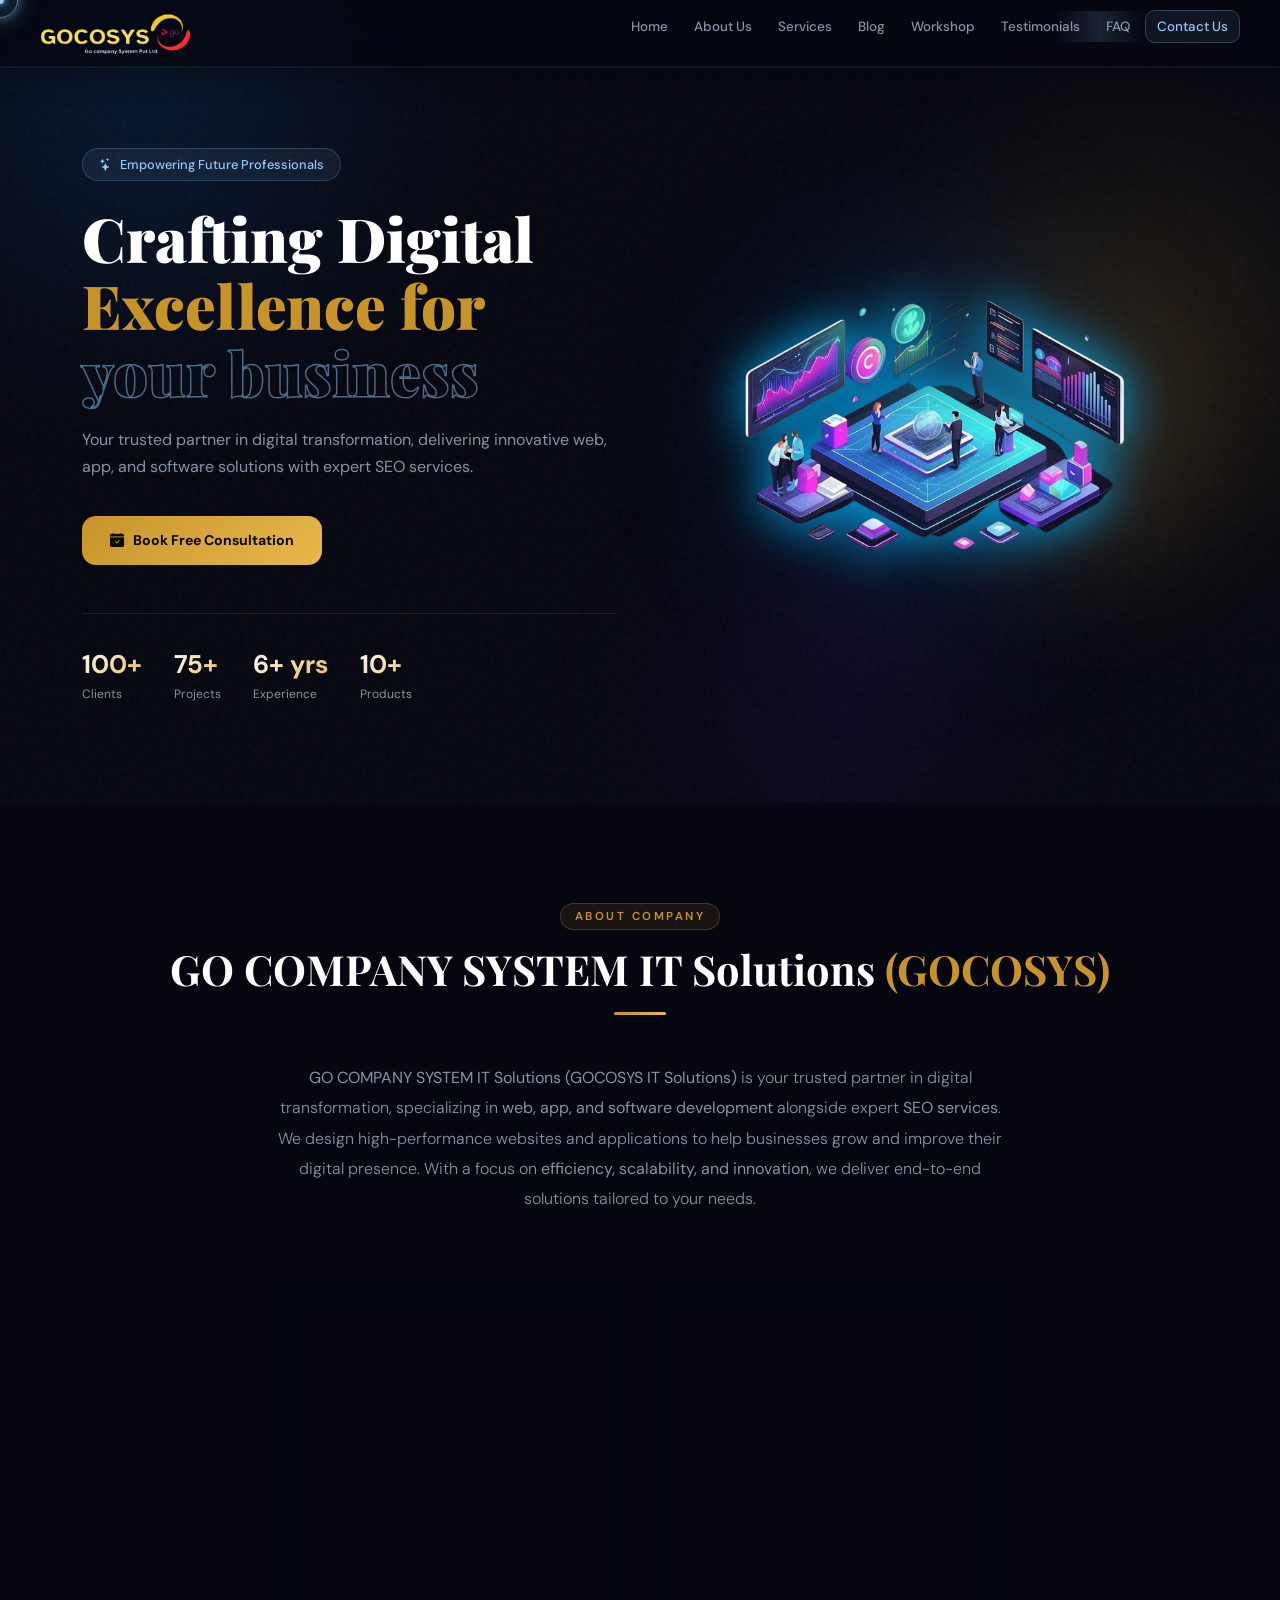
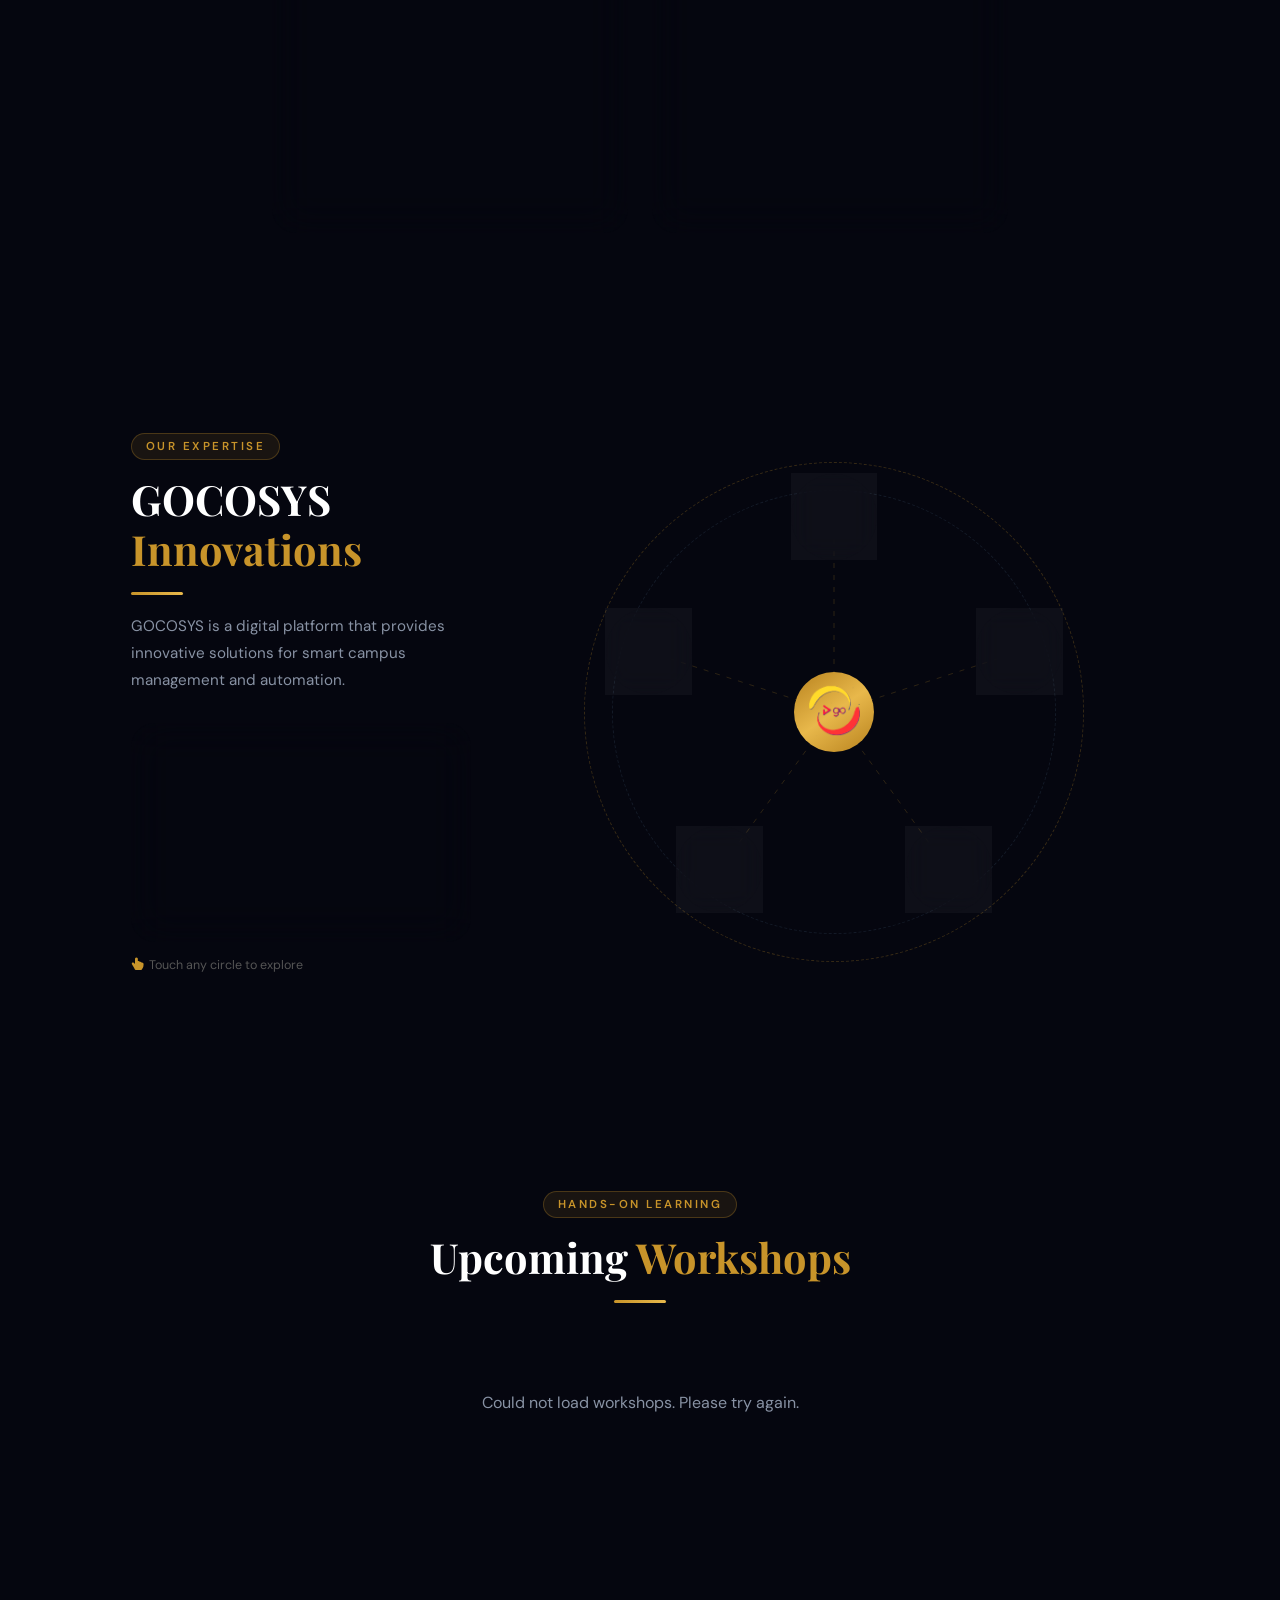
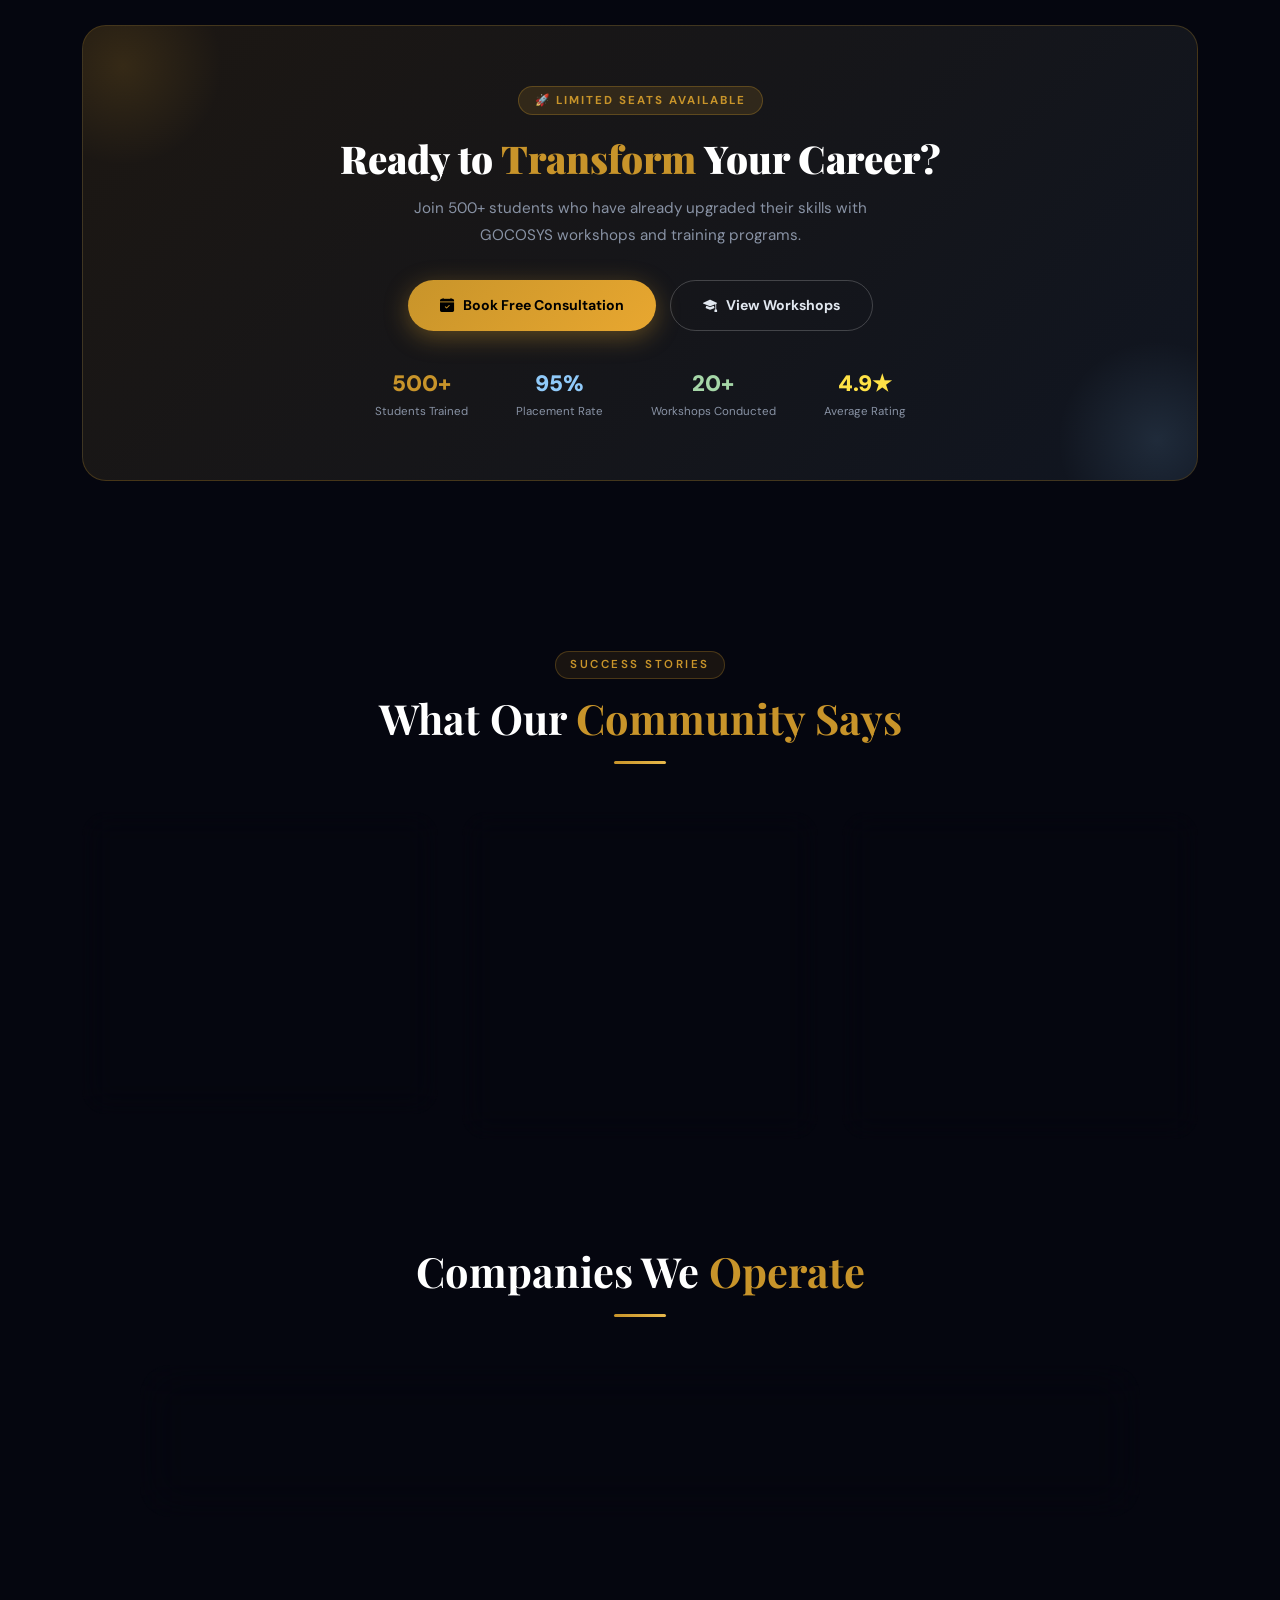
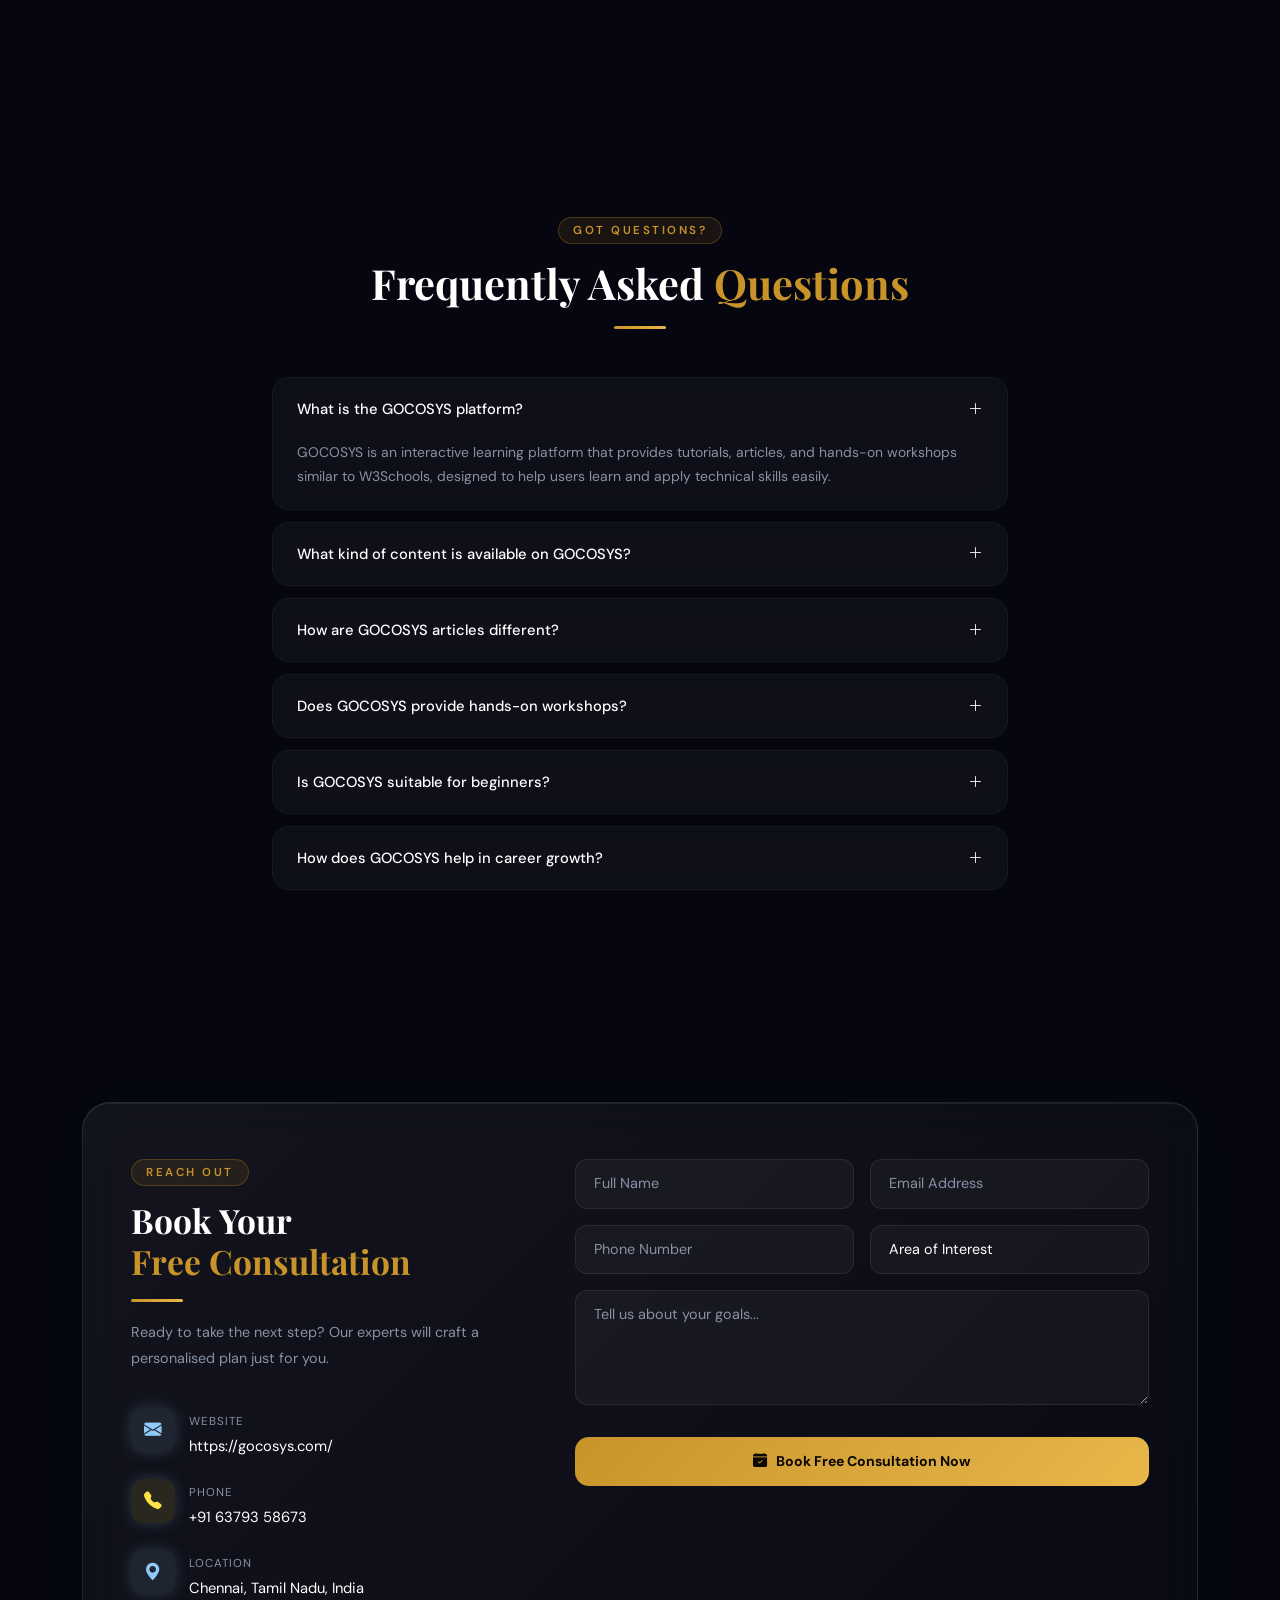
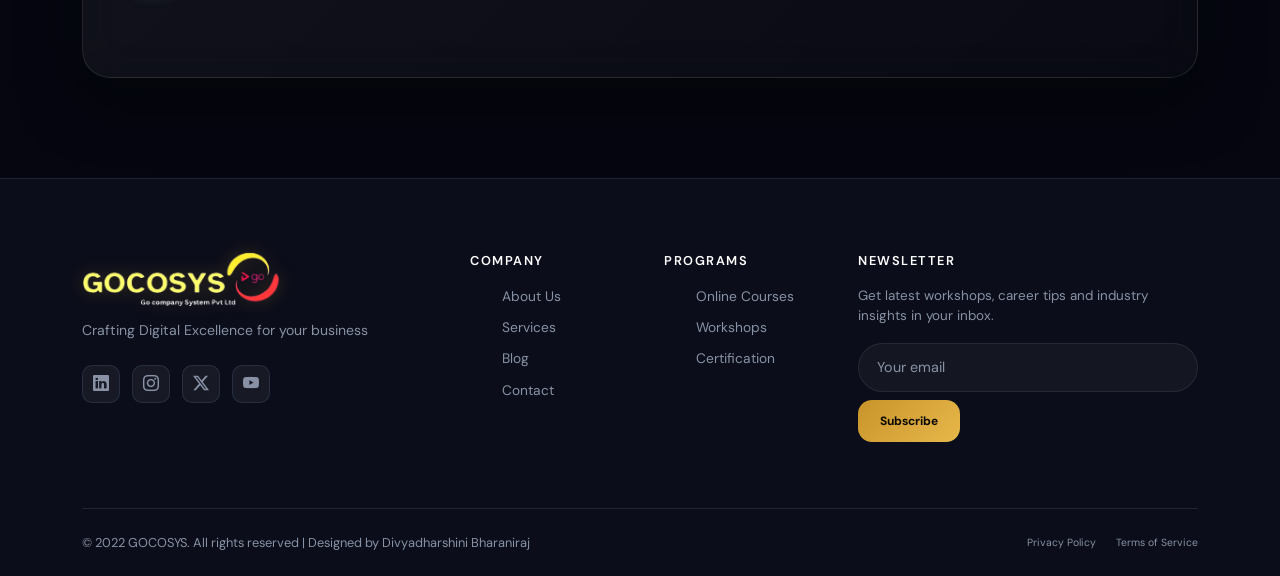
<file: index.html>
<!DOCTYPE html>
<html lang="en">
<head>
  <meta charset="UTF-8" />
  <meta name="viewport" content="width=device-width, initial-scale=1.0" />
  <title>GOCOSYS – Crafting Digital Excellence for Your Business</title>
  <link href="https://fonts.googleapis.com/css2?family=Playfair+Display:wght@700;900&family=DM+Sans:wght@300;400;500;600&display=swap" rel="stylesheet"/>
  <link href="https://cdn.jsdelivr.net/npm/bootstrap@5.3.3/dist/css/bootstrap.min.css" rel="stylesheet"/>
  <link href="https://cdn.jsdelivr.net/npm/bootstrap-icons@1.11.3/font/bootstrap-icons.css" rel="stylesheet"/>
  <link rel="stylesheet" href="style.css">
</head>
<body>

<div class="cursor-dot"></div>
<div class="cursor-ring"></div>

<!-- ═══ NAVBAR ═══════════════════════════════════════════════ -->

<nav class="navbar-custom">
  
  <a href="#home" class="brand-logo">
    <img src="./image/gocosys.png" alt="GOCOSYS Logo">
  </a>

  <ul class="nav-links">
    <li><a href="#home">Home</a></li>
    <li><a href="#about">About Us</a></li>
    <li><a href="#zen">Services</a></li>
    <li><a href="blog.html#blog">Blog</a></li>
    <li><a href="#workshop">Workshop</a></li>
    <li><a href="#testimonial">Testimonials</a></li>
    <li><a href="#faq">FAQ</a></li>
    <li><a href="#contact" class="nav-cta">Contact Us</a></li>
  </ul>

  <!-- Mobile hamburger — fixed class -->
  <button class="mobile-toggle" aria-label="Toggle navigation">
    <i class="bi bi-list fs-5"></i>
  </button>
</nav>

<!-- ═══ HERO ══════════════════════════════════════════════════ -->
<section id="home">
  <div class="hero-bg">
    <div class="blob blob-1"></div>
    <div class="blob blob-2"></div>
    <div class="blob blob-3"></div>
  </div>
  <div class="hero-noise"></div>

  <div class="container hero-content">
    <div class="row align-items-center g-5">
      <div class="col-lg-6">
        <div class="hero-badge"><i class="bi bi-stars"></i> Empowering Future Professionals</div>
        <h1 class="hero-title">
          Crafting Digital<br>
          <span class="accent">Excellence for</span>
          <span class="outline">your business</span>
        </h1>
        <p class="hero-desc">Your trusted partner in digital transformation, delivering innovative web, app, and software solutions with expert SEO services.</p>
        <div class="hero-btns">
          <a href="#contact" class="btn-book">
            <i class="bi bi-calendar-check-fill"></i> Book Free Consultation
          </a>
        </div>
        <div class="hero-stats">
          <div class="stat-item"><div class="stat-num">100+</div><div class="stat-label">Clients</div></div>
          <div class="stat-item"><div class="stat-num">75+</div><div class="stat-label">Projects</div></div>
          <div class="stat-item"><div class="stat-num">6+ yrs</div><div class="stat-label">Experience</div></div>
          <div class="stat-item"><div class="stat-num">10+</div><div class="stat-label">Products</div></div>
        </div>
      </div>
     
        <div class="hero-visual">
  <div class="parallax-container">
    
    <img src="image/back.png" class="parallax layer1" />
    

  </div>
</div>
      
    </div>
  </div>
</section>

<!-- ═══ ABOUT ═════════════════════════════════════════════════ -->
<section id="about">
  <div class="container">
    <div class="text-center mb-5">
      <span class="section-tag">About Company</span>
      <h2 class="section-title">
        GO COMPANY SYSTEM IT Solutions
        <span class="accent">(GOCOSYS)</span>
      </h2>
      <div class="divider-line mx-auto"></div>
    </div>

    <div class="row justify-content-center text-center">
      <div class="col-lg-8">
        <div class="about">
          <p>
            <strong>GO COMPANY SYSTEM IT Solutions (GOCOSYS IT Solutions)</strong> is your trusted partner in digital transformation, specializing in
            <strong>web, app, and software development</strong> alongside expert <strong>SEO services</strong>.
            We design high-performance websites and applications to help businesses grow and improve their digital presence.
            With a focus on <strong>efficiency, scalability, and innovation</strong>, we deliver end-to-end solutions tailored to your needs.
          </p>
        </div>
      </div>
    </div>

    <div class="row g-4 justify-content-center text-center mt-4">
      <div class="col-md-5 col-lg-4">
        <div class="about-card h-100">
          <div class="about-icon"><i class="bi bi-eye-fill"></i></div>
          <h6><b>Our Vision</b></h6>
          <p>To become a leading global digital solutions provider by empowering businesses with innovative, scalable, and future-ready technologies, enabling them to adapt, transform, and thrive in a rapidly evolving digital landscape. We aim to drive sustainable growth, enhance customer experiences, and deliver exceptional value through continuous innovation, strategic partnerships, and a commitment to excellence, shaping a smarter and more connected future for organizations worldwide</p>
        </div>
      </div>
      <div class="col-md-5 col-lg-4">
        <div class="about-card h-100">
          <div class="about-icon" style="background:rgba(255,226,70,0.12);color:var(--secondary);">
            <i class="bi bi-bullseye"></i>
          </div>
          <h6><b>Our Mission</b></h6>
          <p>To deliver high-quality web, mobile, and software solutions tailored to each client’s unique needs, with a strong focus on innovation, performance, and user-centric design. We strive to build reliable, scalable, and efficient digital products that enhance business operations and user experiences, while fostering long-term partnerships through trust, transparency, and continuous support. By staying ahead of emerging technologies and industry trends, we aim to help our clients achieve their goals and succeed in an increasingly digital world.</p>
        </div>
      </div>
    </div>
  </div>
</section>

<!-- ═══ ZEN / SERVICES ════════════════════════════════════════ -->
<section id="zen">
  <div class="container">
    <div class="row g-5 align-items-center justify-content-center">

      <!-- LEFT -->
      <div class="col-lg-4">
        <span class="section-tag">Our Expertise</span>
        <h2 class="section-title">GOCOSYS <span class="accent">Innovations</span></h2>
        <div class="divider-line"></div>
        <p class="zen-lead-text">
          GOCOSYS is a digital platform that provides innovative solutions for smart campus management and automation.
        </p>
        <div class="zen-info" id="zenInfo">
          <div class="zen-ic-icon" id="zenIcon">✨</div>
          <div class="zen-ic-tag"  id="zenTag">Explore</div>
          <div class="zen-ic-title" id="zenTitle">Our Services</div>
          <div class="zen-ic-desc"  id="zenDesc">Touch any circle on the wheel to explore our services.</div>
          <div id="zenBookWrap" style="display:none;margin-top:16px;">
            <a id="zenBookBtn" href="#contact"
               onclick="bookService()"
               style="display:inline-flex;align-items:center;gap:8px;
                      background:linear-gradient(135deg,#c8942a,#e8a730);
                      color:#000;font-size:.82rem;font-weight:700;
                      padding:11px 24px;border-radius:50px;text-decoration:none;
                      transition:all .3s;box-shadow:0 4px 20px rgba(200,148,42,.35);">
              <i class="bi bi-calendar-check-fill"></i>
              <span id="zenBookLabel">Book This Service</span>
            </a>
          </div>
        </div>
        <p class="zen-hint" id="zenHint">
          <i class="bi bi-hand-index-thumb-fill"></i> Touch any circle to explore
        </p>
      </div>

      <!-- RIGHT: wheel -->
      <div class="col-lg-7 d-flex justify-content-center">
        <div class="zen-wheel-wrap" id="zenWheelWrap">
          <svg class="zen-conn-svg" id="zenConnSvg" xmlns="http://www.w3.org/2000/svg"></svg>
          <div class="zen-hub">
            <img src="image/logo.png" alt="GOCOSYS Logo" class="zen-hub-logo">
            <span class="zen-hub-sub"></span>
          </div>
        </div>
      </div>
    </div>
  </div>
</section>



<!-- ═══ WORKSHOP ═══════════════════════════════════════════════ -->
<section id="workshop">
  <div class="container">
    <div class="text-center mb-5">
      <span class="section-tag">Hands-On Learning</span>
      <h2 class="section-title">Upcoming <span class="accent">Workshops</span></h2>
      <div class="divider-line mx-auto"></div>
    </div>
    <!-- Dynamic workshops loaded from DB -->
    <div class="row g-4" id="workshopList">
      <!-- Loading state -->
      <div class="col-12 text-center" id="workshopLoading">
        <div style="color:#8892a4;padding:40px;font-size:.9rem;">
          <i class="bi bi-hourglass-split" style="font-size:1.5rem;display:block;margin-bottom:10px;"></i>
          Loading workshops...
        </div>
      </div>
    </div>
  </div>
</section>

<script>
/* ── Load Workshops from DB ── */
(async function loadWorkshops() {
  try {
    const res  = await fetch('api_workshops.php?action=list');
    const data = await res.json();
    const list = document.getElementById('workshopList');

    if (!data.success || !data.workshops.length) {
      list.innerHTML = `
        <div class="col-12 text-center">
          <div style="color:#8892a4;padding:40px;font-size:.9rem;">
            <i class="bi bi-calendar-x" style="font-size:2rem;display:block;margin-bottom:12px;"></i>
            No upcoming workshops at the moment. Check back soon!
          </div>
        </div>`;
      return;
    }

    const statusLabel = {
      upcoming: 'UPCOMING',
      ongoing:  'LIVE',
      completed:'COMPLETED',
      cancelled:'CANCELLED'
    };
    const statusColor = {
      upcoming: 'rgba(255,167,38,.18)',
      ongoing:  'rgba(102,187,106,.18)',
      completed:'rgba(144,202,249,.12)',
      cancelled:'rgba(239,83,80,.12)'
    };
    const modeIcon = {
      Online:  'bi-camera-video-fill',
      Offline: 'bi-geo-alt-fill',
      Hybrid:  'bi-laptop'
    };

    list.innerHTML = data.workshops.map(w => `
      <div class="col-md-6 col-lg-4">
        <div class="workshop-card" style="position:relative;overflow:hidden;">
          <!-- Color accent top bar -->
          <div style="position:absolute;top:0;left:0;right:0;height:3px;background:${w.color};"></div>

          <!-- Badge -->
          <div class="workshop-badge" style="background:${statusColor[w.status]||'rgba(255,167,38,.18)'};">
            ${statusLabel[w.status]||'UPCOMING'} · ${w.date_formatted}
          </div>

          <!-- Icon & Title -->
          <div style="font-size:2rem;margin-bottom:10px;">${w.icon || '🎓'}</div>
          <h5>${escHtml(w.title)}</h5>
          <p>${escHtml(w.description || '')}</p>

          <!-- Meta -->
          <div class="workshop-meta">
            <span><i class="bi ${modeIcon[w.mode]||'bi-camera-video-fill'}"></i> ${escHtml(w.mode)}</span>
            <span><i class="bi bi-clock-fill"></i> ${w.time_formatted}</span>
            <span><i class="bi bi-people-fill"></i> ${w.seats || 0} Seats</span>
          </div>

          <!-- Price & Register -->
          <div style="display:flex;align-items:center;justify-content:space-between;margin-top:16px;padding-top:14px;border-top:1px solid rgba(255,255,255,.07);">
            <span style="font-size:.82rem;font-weight:700;color:${w.price==='Free'?'#66BB6A':'#c8942a'};">
              ${w.price === 'Free' ? '🆓 Free' : '💰 ' + escHtml(w.price)}
            </span>
            ${w.register_link && w.status !== 'completed' && w.status !== 'cancelled'
              ? `<a href="${escHtml(w.register_link)}" target="_blank"
                   style="display:inline-flex;align-items:center;gap:6px;background:linear-gradient(135deg,#c8942a,#e8a730);color:#000;font-size:.75rem;font-weight:700;padding:7px 16px;border-radius:50px;text-decoration:none;">
                   Register <i class="bi bi-arrow-right-short"></i>
                 </a>`
              : w.status === 'completed'
                ? `<span style="font-size:.75rem;color:#8892a4;">Completed</span>`
                : ''
            }
          </div>
        </div>
      </div>`).join('');

  } catch(e) {
    document.getElementById('workshopList').innerHTML = `
      <div class="col-12 text-center">
        <div style="color:#8892a4;padding:40px;">Could not load workshops. Please try again.</div>
      </div>`;
  }
})();

function escHtml(s) {
  if (!s) return '';
  return String(s).replace(/&/g,'&amp;').replace(/</g,'&lt;').replace(/>/g,'&gt;').replace(/"/g,'&quot;');
}
</script>

<!-- ═══ CTA BANNER ════════════════════════════════════════════ -->
<section id="cta-banner" style="padding:70px 0;">
  <div class="container">
    <div style="
      background:linear-gradient(135deg,rgba(200,148,42,.12),rgba(144,202,249,.08));
      border:1px solid rgba(200,148,42,.25);
      border-radius:24px;
      padding:clamp(32px,5vw,60px) clamp(24px,5vw,60px);
      text-align:center;
      position:relative;
      overflow:hidden;
    ">
      <!-- Glow blobs -->
      <div style="position:absolute;top:-60px;left:-60px;width:200px;height:200px;
        background:radial-gradient(circle,rgba(200,148,42,.15),transparent 70%);pointer-events:none;"></div>
      <div style="position:absolute;bottom:-60px;right:-60px;width:200px;height:200px;
        background:radial-gradient(circle,rgba(144,202,249,.12),transparent 70%);pointer-events:none;"></div>

      <div style="position:relative;z-index:1;">
        <span style="display:inline-block;background:rgba(200,148,42,.15);border:1px solid rgba(200,148,42,.3);
          color:#c8942a;font-size:.72rem;font-weight:700;letter-spacing:2px;
          padding:5px 16px;border-radius:50px;margin-bottom:20px;">
          🚀 LIMITED SEATS AVAILABLE
        </span>
        <h2 style="font-family:'Playfair Display',serif;font-size:clamp(1.6rem,3.5vw,2.4rem);
          font-weight:900;color:#fff;margin-bottom:14px;line-height:1.2;">
          Ready to <span style="color:#c8942a;">Transform</span> Your Career?
        </h2>
        <p style="color:#8892a4;font-size:clamp(.85rem,1.5vw,.95rem);max-width:520px;
          margin:0 auto 32px;line-height:1.75;">
          Join 500+ students who have already upgraded their skills with GOCOSYS workshops and training programs.
        </p>
        <div style="display:flex;gap:14px;justify-content:center;flex-wrap:wrap;">
          <a href="#contact" style="
            display:inline-flex;align-items:center;gap:9px;
            background:linear-gradient(135deg,#c8942a,#e8a730);
            color:#000;font-size:.88rem;font-weight:700;
            padding:14px 32px;border-radius:50px;text-decoration:none;
            transition:all .3s;box-shadow:0 6px 24px rgba(200,148,42,.4);"
            onmouseover="this.style.transform='translateY(-3px)';this.style.boxShadow='0 10px 35px rgba(200,148,42,.55)'"
            onmouseout="this.style.transform='';this.style.boxShadow='0 6px 24px rgba(200,148,42,.4)'">
            <i class="bi bi-calendar-check-fill"></i> Book Free Consultation
          </a>
          <a href="#workshop" style="
            display:inline-flex;align-items:center;gap:9px;
            background:transparent;border:1px solid rgba(255,255,255,.2);
            color:#e2e8f0;font-size:.88rem;font-weight:700;
            padding:14px 32px;border-radius:50px;text-decoration:none;
            transition:all .3s;"
            onmouseover="this.style.background='rgba(144,202,249,.1)';this.style.borderColor='rgba(144,202,249,.5)';this.style.color='#90CAF9';this.style.transform='translateY(-3px)'"
            onmouseout="this.style.background='transparent';this.style.borderColor='rgba(255,255,255,.2)';this.style.color='#e2e8f0';this.style.transform=''">
            <i class="bi bi-mortarboard-fill"></i> View Workshops
          </a>
        </div>

        <!-- Stats row -->
        <div style="display:flex;justify-content:center;gap:clamp(20px,4vw,48px);
          margin-top:36px;flex-wrap:wrap;">
          <div style="text-align:center;">
            <div style="font-size:1.4rem;font-weight:900;color:#c8942a;">500+</div>
            <div style="font-size:.72rem;color:#8892a4;margin-top:2px;">Students Trained</div>
          </div>
          <div style="text-align:center;">
            <div style="font-size:1.4rem;font-weight:900;color:#90CAF9;">95%</div>
            <div style="font-size:.72rem;color:#8892a4;margin-top:2px;">Placement Rate</div>
          </div>
          <div style="text-align:center;">
            <div style="font-size:1.4rem;font-weight:900;color:#a5d6a7;">20+</div>
            <div style="font-size:.72rem;color:#8892a4;margin-top:2px;">Workshops Conducted</div>
          </div>
          <div style="text-align:center;">
            <div style="font-size:1.4rem;font-weight:900;color:#FFE246;">4.9★</div>
            <div style="font-size:.72rem;color:#8892a4;margin-top:2px;">Average Rating</div>
          </div>
        </div>
      </div>
    </div>
  </div>
</section>
<section id="testimonial">
  <div class="container">
    <div class="text-center mb-5">
      <span class="section-tag">Success Stories</span>
      <h2 class="section-title">What Our <span class="accent">Community Says</span></h2>
      <div class="divider-line mx-auto"></div>
    </div>
    <div class="row g-4">
      <div class="col-md-6 col-lg-4">
        <div class="testi-card">
          <div class="testi-quote">"</div>
          <div class="stars">★★★★★</div>
          <p>GOCOSYS's placement support is next-level. I landed a ₹8 LPA offer within 3 weeks. The mock interviews were incredibly realistic.</p>
          <div class="testi-author">
            <div class="testi-avatar">RK</div>
            <div>
              <div class="testi-author-name">Rahul Kumar</div>
              <div class="testi-author-role">SDE at TCS Digital</div>
            </div>
          </div>
        </div>
      </div>
      <div class="col-md-6 col-lg-4">
        <div class="testi-card">
          <div class="testi-quote">"</div>
          <div class="stars">★★★★★</div>
          <p>The AI workshop completely changed how I approach problems. Mentors were from top MNCs and curriculum was relevant to actual job requirements.</p>
          <div class="testi-author">
            <div class="testi-avatar" style="background:linear-gradient(135deg,#FFE246,#90CAF9);color:#000;">PS</div>
            <div>
              <div class="testi-author-name">Priya Subramanian</div>
              <div class="testi-author-role">Data Analyst at Zoho</div>
            </div>
          </div>
        </div>
      </div>
      <div class="col-md-6 col-lg-4">
        <div class="testi-card">
          <div class="testi-quote">"</div>
          <div class="stars">★★★★★</div>
          <p>Partnering with GOCOSYS doubled our placement rate in one academic year. Their corporate network and training quality are unmatched.</p>
          <div class="testi-author">
            <div class="testi-avatar">MR</div>
            <div>
              <div class="testi-author-name">Dr. M. Rajan</div>
              <div class="testi-author-role">TPO, Anna University</div>
            </div>
          </div>
        </div>
      </div>
    </div>

    <!-- Companies Sub-Section -->
    <div id="companies" class="mt-5">
      <div class="text-center mb-5">
        <h2 class="section-title">Companies We <span class="accent">Operate</span></h2>
        <div class="divider-line mx-auto"></div>
      </div>
      <div class="companies-card text-center">
        <div class="companies-logos">
          <div class="company-item">
            <img src="image/gocosys.png" alt="GOCOSYS">
          </div>
          <div class="company-item">
            <img src="image/gocourse.png" alt="GOCOURSE">
          </div>
          <div class="company-item">
            <img src="image/gonews.png" alt="GONEWS">
          </div>
        </div>
      </div>
    </div>
  </div>
</section>

<!-- ═══ FAQ ════════════════════════════════════════════════════ -->
<section id="faq">
  <div class="container">
    <div class="row justify-content-center">
      <div class="col-lg-8">
        <div class="text-center mb-5">
          <span class="section-tag">Got Questions?</span>
          <h2 class="section-title">Frequently Asked <span class="accent">Questions</span></h2>
          <div class="divider-line mx-auto"></div>
        </div>
        <div class="faq-item">
          <button class="faq-btn" data-bs-toggle="collapse" data-bs-target="#faq1" aria-expanded="true">
            What is the GOCOSYS platform? <i class="bi bi-plus-lg"></i>
          </button>
          <div id="faq1" class="collapse show">
            <div class="faq-body">GOCOSYS is an interactive learning platform that provides tutorials, articles, and hands-on workshops similar to W3Schools, designed to help users learn and apply technical skills easily.</div>
          </div>
        </div>
        <div class="faq-item">
          <button class="faq-btn" data-bs-toggle="collapse" data-bs-target="#faq2">
            What kind of content is available on GOCOSYS? <i class="bi bi-plus-lg"></i>
          </button>
          <div id="faq2" class="collapse">
            <div class="faq-body">GOCOSYS offers structured learning through articles, coding tutorials, practical examples, and live workshops across various technologies.</div>
          </div>
        </div>
        <div class="faq-item">
          <button class="faq-btn" data-bs-toggle="collapse" data-bs-target="#faq3">
            How are GOCOSYS articles different? <i class="bi bi-plus-lg"></i>
          </button>
          <div id="faq3" class="collapse">
            <div class="faq-body">Articles on GOCOSYS are simple, beginner-friendly, and include real-time examples, making learning easy and practical.</div>
          </div>
        </div>
        <div class="faq-item">
          <button class="faq-btn" data-bs-toggle="collapse" data-bs-target="#faq4">
            Does GOCOSYS provide hands-on workshops? <i class="bi bi-plus-lg"></i>
          </button>
          <div id="faq4" class="collapse">
            <div class="faq-body">Yes, GOCOSYS conducts live and recorded workshops where learners can gain practical experience guided by industry experts.</div>
          </div>
        </div>
        <div class="faq-item">
          <button class="faq-btn" data-bs-toggle="collapse" data-bs-target="#faq5">
            Is GOCOSYS suitable for beginners? <i class="bi bi-plus-lg"></i>
          </button>
          <div id="faq5" class="collapse">
            <div class="faq-body">Absolutely. The platform is designed for beginners as well as advanced learners, with step-by-step learning paths.</div>
          </div>
        </div>
        <div class="faq-item">
          <button class="faq-btn" data-bs-toggle="collapse" data-bs-target="#faq6">
            How does GOCOSYS help in career growth? <i class="bi bi-plus-lg"></i>
          </button>
          <div id="faq6" class="collapse">
            <div class="faq-body">By combining learning articles, real-time practice, and workshops, GOCOSYS helps users build job-ready skills that accelerate their career growth.</div>
          </div>
        </div>
      </div>
    </div>
  </div>
</section>

<!-- ═══ CONTACT ════════════════════════════════════════════════ -->
<section id="contact">
  <div class="container">
    <div class="contact-wrap">
      <div class="row g-5">
        <div class="col-lg-5">
          <span class="section-tag">Reach Out</span>
          <h2 class="section-title" style="font-size:clamp(1.6rem,3vw,2.1rem);">Book Your<br><span class="accent">Free Consultation</span></h2>
          <div class="divider-line"></div>
          <p style="color:var(--text-muted-custom);font-size:clamp(.82rem,1.4vw,.9rem);line-height:1.8;margin-bottom:36px;">
            Ready to take the next step? Our experts will craft a personalised plan just for you.
          </p>
          <div class="contact-info-item">
            <div class="ci-icon"><i class="bi bi-envelope-fill"></i></div>
            <div class="ci-text"><small>Website</small><p>https://gocosys.com/</p></div>
          </div>
          <div class="contact-info-item">
            <div class="ci-icon" style="background:rgba(255,226,70,.1);color:var(--secondary);"><i class="bi bi-telephone-fill"></i></div>
            <div class="ci-text"><small>Phone</small><p>+91 63793 58673</p></div>
          </div>
          <div class="contact-info-item">
            <div class="ci-icon"><i class="bi bi-geo-alt-fill"></i></div>
            <div class="ci-text"><small>Location</small><p>Chennai, Tamil Nadu, India</p></div>
          </div>
        </div>
        <div class="col-lg-7">
          <div class="row g-3" id="consultForm">
            <div class="col-sm-6"><input type="text" id="consultName" class="form-control contact-input" placeholder="Full Name"/></div>
            <div class="col-sm-6"><input type="email" id="consultEmail" class="form-control contact-input" placeholder="Email Address"/></div>
            <div class="col-sm-6"><input type="tel" id="consultPhone" class="form-control contact-input" placeholder="Phone Number"/></div>
            <div class="col-sm-6">
              <select id="consultService" class="form-select contact-input">
                <option value="" disabled selected>Area of Interest</option>
                <option value="Services">Services</option>
                <option value="Online Learning">Online Learning</option>
                <option value="Internship">Internship</option>
                <option value="Training">Training</option>
                <option value="Workshop">Workshop</option>
              </select>
            </div>
            <div class="col-12"><textarea id="consultMessage" class="form-control contact-input" rows="4" placeholder="Tell us about your goals..."></textarea></div>
            <div class="col-12" id="consultMsgBox"></div>
            <div class="col-12">
              <button id="consultBtn" class="btn-book w-100 justify-content-center" style="display:flex;">
                <i class="bi bi-calendar-check-fill"></i> Book Free Consultation Now
              </button>
            </div>
          </div>
        </div>
      </div>
    </div>
  </div>
</section>

<!-- ═══ FOOTER ════════════════════════════════════════════════ -->
<footer>
  <div class="container">
    <div class="row g-5">
      <div class="col-lg-4">
        <img src="./image/gocosys.png" alt="GOCOSYS Logo" 
     style="height:55px;width:auto;margin-bottom:14px;display:block;
            filter:brightness(1.2) drop-shadow(0 0 8px rgba(200,148,42,0.3));"/>
        <p style="max-width:300px;font-size:clamp(.78rem,1.3vw,.88rem);">Crafting Digital Excellence for your business</p>
        <div class="mt-4">
          <a href="#" class="social-btn"><i class="bi bi-linkedin"></i></a>
          <a href="#" class="social-btn"><i class="bi bi-instagram"></i></a>
          <a href="#" class="social-btn"><i class="bi bi-twitter-x"></i></a>
          <a href="#" class="social-btn"><i class="bi bi-youtube"></i></a>
        </div>
      </div>
      <div class="col-6 col-lg-2">
        <div class="footer-heading">Company</div>
        <ul class="footer-links">
          <li><a href="#about">About Us</a></li>
          <li><a href="#zen">Services</a></li>
          <li><a href="#blog">Blog</a></li>
          <li><a href="#contact">Contact</a></li>
        </ul>
      </div>
      <div class="col-6 col-lg-2">
        <div class="footer-heading">Programs</div>
        <ul class="footer-links">
          <li><a href="#">Online Courses</a></li>
          <li><a href="#workshop">Workshops</a></li>
          <li><a href="#">Certification</a></li>
        </ul>
      </div>
      <div class="col-lg-4">
        <div class="footer-heading">Newsletter</div>
        <p style="font-size:clamp(.76rem,1.3vw,.84rem);margin-bottom:16px;">Get latest workshops, career tips and industry insights in your inbox.</p>
        <div class="d-flex gap-2 flex-wrap">
          <input type="email" id="nlEmail" class="form-control contact-input flex-grow-1" placeholder="Your email" style="border-radius:50px !important;min-width:160px;"/>
          <button id="nlBtn" class="btn-book" style="padding:12px 22px;font-size:clamp(.75rem,.82vw,.82rem);white-space:nowrap;">Subscribe</button>
        </div>
        <div id="nlMsg" style="margin-top:10px;font-size:.82rem;"></div>
      </div>
    </div>
    <div class="footer-bottom d-flex flex-wrap justify-content-between align-items-center gap-3">
      <span>© 2022 GOCOSYS. All rights reserved | Designed by Divyadharshini Bharaniraj</span>
      <span style="display:flex;gap:20px;">
        <a href="#" style="color:var(--text-muted-custom);text-decoration:none;font-size:clamp(.65rem,.78vw,.78rem);">Privacy Policy</a>
        <a href="#" style="color:var(--text-muted-custom);text-decoration:none;font-size:clamp(.65rem,.78vw,.78rem);">Terms of Service</a>
      </span>
    </div>
  </div>
</footer>

<script src="https://cdn.jsdelivr.net/npm/bootstrap@5.3.3/dist/js/bootstrap.bundle.min.js"></script>
<script src="script.js"></script>
<script>
/* ══ CONTACT FORM (Book Free Consultation) → api_consultation.php ══ */

(function(){
  const btn = document.getElementById('consultBtn');
  const msgBox = document.getElementById('consultMsgBox');
  if(!btn) return;

  function showMsg(text, ok){
    msgBox.innerHTML = `<div style="padding:11px 16px;border-radius:10px;font-size:.85rem;font-weight:500;
      background:${ok?'rgba(76,175,80,.12)':'rgba(244,67,54,.12)'};
      border:1px solid ${ok?'rgba(76,175,80,.35)':'rgba(244,67,54,.35)'};
      color:${ok?'#a5d6a7':'#ef9a9a'};">${ok?'✅':'❌'} ${text}</div>`;
  }

  btn.addEventListener('click', async function(){
    const name    = document.getElementById('consultName')?.value.trim()    || '';
    const email   = document.getElementById('consultEmail')?.value.trim()   || '';
    const phone   = document.getElementById('consultPhone')?.value.trim()   || '';
    const service = document.getElementById('consultService')?.value        || '';
    const message = document.getElementById('consultMessage')?.value.trim() || '';

    if(!name)                        return showMsg('Name required', false);
    if(!email || !email.includes('@')) return showMsg('Enter valid email', false);
    if(!service)                     return showMsg('Select service', false);
    if(message.length < 20)           return showMsg('Please provide more details about your goals', false);

    btn.disabled = true;
    btn.innerHTML = '<i class="bi bi-hourglass-split"></i> Sending...';

    try {
      const res  = await fetch('api_consultation.php?action=book', {
        method: 'POST',
        headers: {'Content-Type':'application/json'},
        body: JSON.stringify({
          name,
          email,
          phone,
          service_type: service,
          message: message
        })
      });

      const data = await res.json();

      if(data.success){
        showMsg(data.message || 'Booking confirmed!', true);
        btn.innerHTML = '<i class="bi bi-check-lg"></i> Booked!';
        btn.style.background = 'linear-gradient(135deg,#4caf50,#81c784)';

        ['consultName','consultEmail','consultPhone','consultMessage'].forEach(id=>{
          const el=document.getElementById(id);
          if(el) el.value='';
        });

        const sel=document.getElementById('consultService');
        if(sel) sel.selectedIndex=0;

      } else {
        showMsg(data.message || 'Something went wrong', false);
        btn.disabled = false;
        btn.innerHTML = '<i class="bi bi-calendar-check-fill"></i> Book Free Consultation Now';
      }

    } catch(err){
      showMsg('Server error: ' + err.message, false);
      btn.disabled = false;
      btn.innerHTML = '<i class="bi bi-calendar-check-fill"></i> Book Free Consultation Now';
    }
  });
})();


/* ══ NEWSLETTER SUBSCRIBE → api_newsletter.php ══ */
(function(){
  const btn   = document.getElementById('nlBtn');
  const input = document.getElementById('nlEmail');
  const msg   = document.getElementById('nlMsg');
  if(!btn||!input) return;

  btn.addEventListener('click', async function(){
    const email = input.value.trim();
    if(!email||!email.includes('@')){
      input.style.borderColor='rgba(244,67,54,.5)';
      setTimeout(()=>input.style.borderColor='',1500);
      if(msg) msg.innerHTML='<span style="color:#ef9a9a;">சரியான email உள்ளிடவும்</span>';
      return;
    }
    btn.disabled = true;
    btn.textContent = 'Subscribing...';
    try {
      const res  = await fetch('api_newsletter.php', {
        method: 'POST',
        headers: {'Content-Type':'application/json'},
        body: JSON.stringify({email})
      });
      const data = await res.json();
      if(data.success){
        btn.innerHTML = '<i class="bi bi-check-lg"></i> Subscribed!';
        btn.style.background = 'linear-gradient(135deg,#4caf50,#81c784)';
        input.value = ''; input.disabled = true;
        if(msg) msg.innerHTML='<span style="color:#a5d6a7;">✅ '+data.message+'</span>';
      } else {
        if(msg) msg.innerHTML='<span style="color:#ef9a9a;">'+data.message+'</span>';
        btn.disabled = false;
        btn.textContent = 'Subscribe';
      }
    } catch(e){
      if(msg) msg.innerHTML='<span style="color:#ef9a9a;">Server error. Try again.</span>';
      btn.disabled = false;
      btn.textContent = 'Subscribe';
    }
  });
})();
</script>
</body>
</html>
</file>
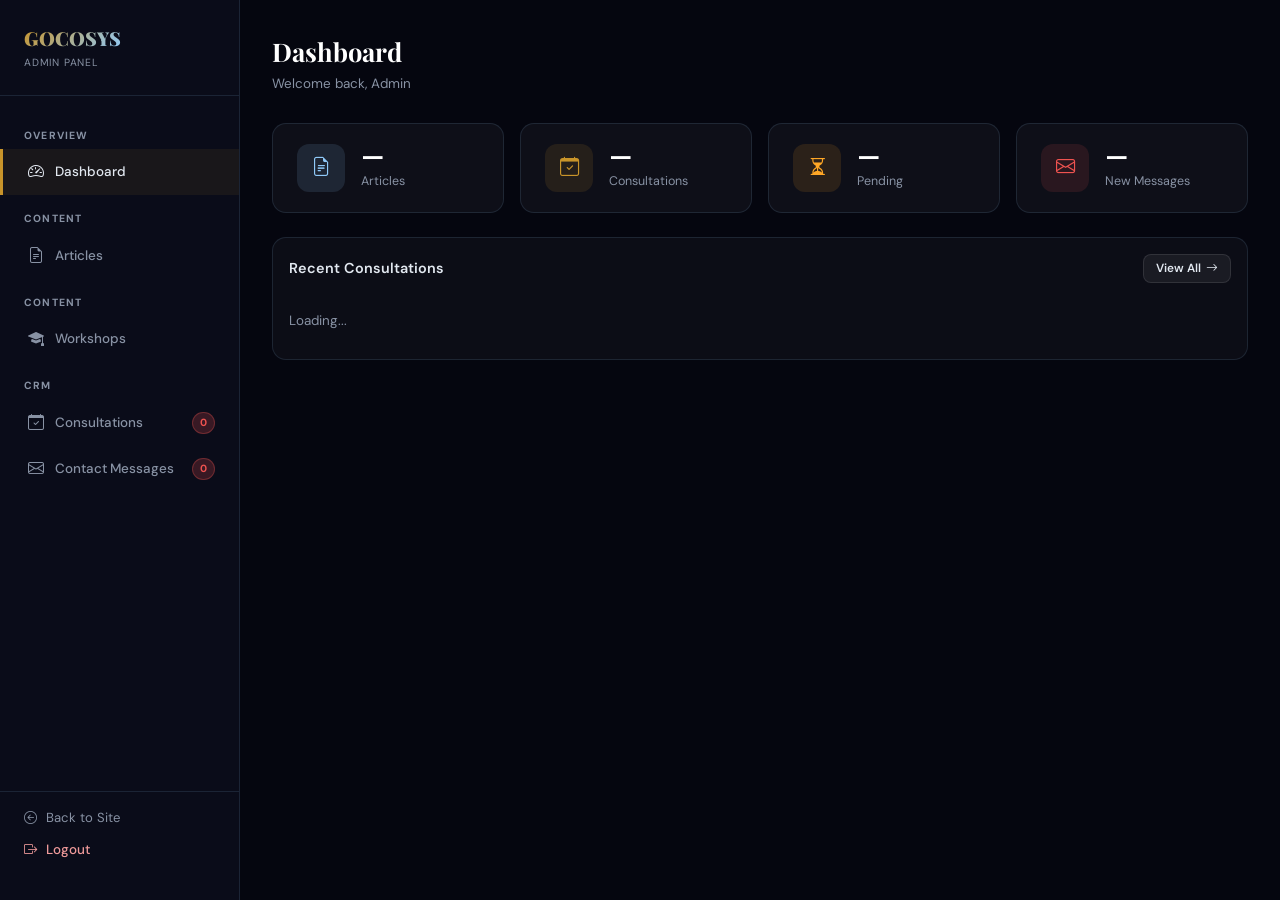
<file: admin.html>
<!DOCTYPE html>
<html lang="en">
<head>
  <meta charset="UTF-8"/>
  <meta name="viewport" content="width=device-width, initial-scale=1.0"/>
  <title>Admin Panel – GOCOSYS</title>
  <link href="https://fonts.googleapis.com/css2?family=Playfair+Display:wght@700;900&family=DM+Sans:wght@300;400;500;600&display=swap" rel="stylesheet"/>
  <link href="https://cdn.jsdelivr.net/npm/bootstrap@5.3.3/dist/css/bootstrap.min.css" rel="stylesheet"/>
  <link href="https://cdn.jsdelivr.net/npm/bootstrap-icons@1.11.3/font/bootstrap-icons.css" rel="stylesheet"/>
  <style>
  :root{--gold:#c8942a;--primary:#90CAF9;--bg:#05060f;--bg2:#0b0d1a;--surface:rgba(255,255,255,0.04);--border:rgba(144,202,249,0.12);--text-muted:#8892a4;--radius:14px;}
  *,*::before,*::after{box-sizing:border-box;margin:0;padding:0;}
  html{scroll-behavior:smooth;}
  body{font-family:'DM Sans',sans-serif;background:var(--bg);color:#e2e8f0;overflow-x:hidden;min-height:100vh;}

  /* ── Sidebar ── */
  .admin-sidebar{position:fixed;left:0;top:0;bottom:0;width:240px;background:rgba(11,13,26,.98);border-right:1px solid var(--border);z-index:100;display:flex;flex-direction:column;padding:24px 0;}
  .sidebar-logo{padding:0 24px 24px;border-bottom:1px solid var(--border);margin-bottom:16px;}
  .sidebar-logo span{font-family:'Playfair Display',serif;font-size:1.2rem;font-weight:900;background:linear-gradient(135deg,var(--gold),var(--primary));-webkit-background-clip:text;-webkit-text-fill-color:transparent;}
  .sidebar-logo small{display:block;font-size:.65rem;color:var(--text-muted);margin-top:2px;letter-spacing:.8px;}
  .nav-item{display:flex;align-items:center;gap:10px;padding:11px 24px;color:var(--text-muted);font-size:.84rem;font-weight:500;cursor:pointer;transition:all .2s;border-left:3px solid transparent;text-decoration:none;}
  .nav-item:hover{color:#e2e8f0;background:rgba(144,202,249,.05);}
  .nav-item.active{color:#e2e8f0;border-left-color:var(--gold);background:rgba(200,148,42,.08);}
  .nav-item i{font-size:1rem;width:18px;text-align:center;}
  .nav-badge{margin-left:auto;background:rgba(239,83,80,.2);color:#ef5350;border:1px solid rgba(239,83,80,.3);border-radius:20px;font-size:.65rem;font-weight:700;padding:2px 7px;}
  .nav-section-title{padding:16px 24px 6px;font-size:.65rem;font-weight:700;color:var(--text-muted);letter-spacing:1.2px;text-transform:uppercase;}
  .sidebar-bottom{margin-top:auto;padding:16px 24px;border-top:1px solid var(--border);}
  .logout-btn{display:flex;align-items:center;gap:9px;color:#ef9a9a;font-size:.84rem;font-weight:500;cursor:pointer;background:none;border:none;width:100%;padding:0;transition:color .2s;}
  .logout-btn:hover{color:#ef5350;}

  /* ── Main ── */
  .admin-main{margin-left:240px;min-height:100vh;padding:32px;}
  .page-header{margin-bottom:28px;}
  .page-title{font-family:'Playfair Display',serif;font-size:1.6rem;font-weight:700;color:#fff;}
  .page-sub{font-size:.84rem;color:var(--text-muted);margin-top:4px;}

  /* ── Stats Cards ── */
  .stat-card{background:var(--surface);border:1px solid var(--border);border-radius:var(--radius);padding:20px 24px;display:flex;align-items:center;gap:16px;}
  .stat-icon{width:48px;height:48px;border-radius:12px;display:flex;align-items:center;justify-content:center;font-size:1.2rem;flex-shrink:0;}
  .stat-num{font-size:1.6rem;font-weight:700;color:#fff;line-height:1;}
  .stat-label{font-size:.78rem;color:var(--text-muted);margin-top:3px;}

  /* ── Glass Card ── */
  .glass-card{background:rgba(255,255,255,.03);border:1px solid var(--border);border-radius:var(--radius);}

  /* ── Table ── */
  .admin-table{width:100%;border-collapse:collapse;}
  .admin-table th{padding:12px 16px;font-size:.72rem;font-weight:700;color:var(--text-muted);text-transform:uppercase;letter-spacing:.8px;border-bottom:1px solid var(--border);text-align:left;}
  .admin-table td{padding:14px 16px;font-size:.84rem;border-bottom:1px solid rgba(255,255,255,.04);vertical-align:middle;}
  .admin-table tr:last-child td{border-bottom:none;}
  .admin-table tr:hover td{background:rgba(255,255,255,.02);}

  /* ── Badges ── */
  .badge-pill{display:inline-flex;align-items:center;padding:3px 10px;border-radius:20px;font-size:.68rem;font-weight:700;}
  .badge-ai{background:rgba(206,147,216,.15);color:#ce93d8;border:1px solid rgba(206,147,216,.3);}
  .badge-web{background:rgba(144,202,249,.12);color:#90CAF9;border:1px solid rgba(144,202,249,.25);}
  .badge-seo{background:rgba(255,226,70,.12);color:#FFE246;border:1px solid rgba(255,226,70,.25);}
  .badge-marketing{background:rgba(244,143,177,.12);color:#f48fb1;border:1px solid rgba(244,143,177,.25);}
  .badge-career{background:rgba(128,203,196,.12);color:#80cbc4;border:1px solid rgba(128,203,196,.25);}
  .badge-pending{background:rgba(255,167,38,.12);color:#FFA726;border:1px solid rgba(255,167,38,.25);}
  .badge-confirmed{background:rgba(102,187,106,.12);color:#66BB6A;border:1px solid rgba(102,187,106,.25);}
  .badge-cancelled{background:rgba(239,83,80,.12);color:#ef5350;border:1px solid rgba(239,83,80,.25);}
  .badge-completed{background:rgba(144,202,249,.12);color:#90CAF9;border:1px solid rgba(144,202,249,.25);}
  .badge-new{background:rgba(239,83,80,.12);color:#ef5350;border:1px solid rgba(239,83,80,.25);}
  .badge-read{background:rgba(255,255,255,.06);color:#8892a4;border:1px solid rgba(255,255,255,.1);}
  .badge-replied{background:rgba(102,187,106,.12);color:#66BB6A;border:1px solid rgba(102,187,106,.25);}

  /* ── Action Buttons ── */
  .btn-sm-act{display:inline-flex;align-items:center;gap:5px;padding:5px 12px;border-radius:8px;font-size:.74rem;font-weight:600;cursor:pointer;border:none;transition:all .2s;font-family:'DM Sans',sans-serif;}
  .btn-edit{background:rgba(144,202,249,.1);color:#90CAF9;border:1px solid rgba(144,202,249,.25);}
  .btn-edit:hover{background:rgba(144,202,249,.2);}
  .btn-delete{background:rgba(239,83,80,.1);color:#ef5350;border:1px solid rgba(239,83,80,.25);}
  .btn-delete:hover{background:rgba(239,83,80,.2);}
  .btn-view{background:rgba(255,255,255,.06);color:#e2e8f0;border:1px solid rgba(255,255,255,.1);}
  .btn-view:hover{background:rgba(255,255,255,.1);}

  /* ── Form Inputs ── */
  .admin-input{width:100%;padding:10px 14px;background:rgba(255,255,255,.04);border:1px solid rgba(255,255,255,.1);border-radius:10px;color:#e2e8f0;font-family:'DM Sans',sans-serif;font-size:.86rem;outline:none;transition:border .2s;}
  .admin-input:focus{border-color:rgba(200,148,42,.4);background:rgba(200,148,42,.04);}
  .admin-input::placeholder{color:var(--text-muted);}
  .admin-label{display:block;font-size:.74rem;font-weight:600;color:#c8d8e8;margin-bottom:6px;letter-spacing:.4px;}
  select.admin-input option{background:#0b0d1a;color:#e2e8f0;}

  /* ── Primary Button ── */
  .btn-primary-gold{background:linear-gradient(135deg,var(--gold),#e8a730);border:none;color:#000;font-family:'DM Sans',sans-serif;font-weight:700;font-size:.86rem;padding:11px 24px;border-radius:10px;cursor:pointer;transition:all .3s;display:inline-flex;align-items:center;gap:7px;}
  .btn-primary-gold:hover{transform:translateY(-2px);box-shadow:0 8px 24px rgba(200,148,42,.35);}
  .btn-primary-gold:disabled{opacity:.6;cursor:not-allowed;transform:none;}

  /* ── Modal ── */
  .modal-overlay{position:fixed;inset:0;z-index:500;background:rgba(5,6,15,.88);backdrop-filter:blur(8px);display:flex;align-items:center;justify-content:center;padding:20px;opacity:0;pointer-events:none;transition:opacity .3s;}
  .modal-overlay.open{opacity:1;pointer-events:all;}
  .modal-box{width:100%;max-width:680px;max-height:90vh;overflow-y:auto;background:rgba(11,13,26,.98);border:1px solid var(--border);border-radius:20px;box-shadow:0 40px 100px rgba(0,0,0,.7);}
  .modal-header{padding:22px 28px;border-bottom:1px solid var(--border);display:flex;align-items:center;justify-content:space-between;}
  .modal-title{font-family:'Playfair Display',serif;font-size:1.15rem;font-weight:700;color:#fff;}
  .modal-close{background:rgba(255,255,255,.06);border:1px solid rgba(255,255,255,.1);color:var(--text-muted);width:32px;height:32px;border-radius:50%;cursor:pointer;display:flex;align-items:center;justify-content:center;transition:all .2s;}
  .modal-close:hover{background:rgba(239,83,80,.15);color:#ef5350;}
  .modal-body{padding:28px;}
  .modal-footer{padding:18px 28px;border-top:1px solid var(--border);display:flex;justify-content:flex-end;gap:10px;}

  /* ── Tabs ── */
  .section-tabs{display:flex;gap:4px;margin-bottom:24px;}
  .section-tab{padding:8px 18px;border-radius:10px;font-size:.82rem;font-weight:600;cursor:pointer;background:rgba(255,255,255,.04);border:1px solid rgba(255,255,255,.08);color:var(--text-muted);transition:all .2s;}
  .section-tab.active{background:rgba(200,148,42,.12);border-color:rgba(200,148,42,.3);color:#e2e8f0;}

  /* ── Pages ── */
  .admin-page{display:none;}
  .admin-page.active{display:block;}

  /* ── Toolbar ── */
  .toolbar{display:flex;align-items:center;gap:12px;margin-bottom:20px;flex-wrap:wrap;}
  .toolbar-search{flex:1;min-width:200px;position:relative;}
  .toolbar-search i{position:absolute;left:12px;top:50%;transform:translateY(-50%);color:var(--text-muted);}
  .toolbar-search input{padding-left:36px;}

  /* ── Alert ── */
  .admin-alert{padding:12px 16px;border-radius:10px;font-size:.84rem;margin-bottom:16px;display:none;}
  .admin-alert.show{display:flex;align-items:center;gap:8px;}
  .admin-alert.ok{background:rgba(102,187,106,.1);border:1px solid rgba(102,187,106,.25);color:#a5d6a7;}
  .admin-alert.err{background:rgba(239,83,80,.1);border:1px solid rgba(239,83,80,.25);color:#ef9a9a;}

  /* ── Responsive ── */
  @media(max-width:768px){
    .admin-sidebar{width:200px;}
    .admin-main{margin-left:200px;padding:20px;}
  }
  @media(max-width:576px){
    .admin-sidebar{transform:translateX(-100%);transition:transform .3s;}
    .admin-sidebar.open{transform:translateX(0);}
    .admin-main{margin-left:0;padding:16px;}
    .mobile-menu-btn{display:flex!important;}
  }
  .mobile-menu-btn{display:none;position:fixed;top:16px;left:16px;z-index:200;background:rgba(11,13,26,.95);border:1px solid var(--border);border-radius:10px;padding:8px 12px;color:#e2e8f0;cursor:pointer;}

  /* ── Quill-like textarea for content ── */
  #articleContent{min-height:180px;font-family:'DM Sans',sans-serif;resize:vertical;}

  /* ── Pagination ── */
  .pagination-wrap{display:flex;align-items:center;gap:8px;padding:16px 0 0;justify-content:flex-end;}
  .pg-btn{padding:6px 14px;border-radius:8px;font-size:.78rem;font-weight:600;cursor:pointer;background:rgba(255,255,255,.04);border:1px solid rgba(255,255,255,.1);color:var(--text-muted);transition:all .2s;}
  .pg-btn:hover:not(:disabled){background:rgba(144,202,249,.1);color:#90CAF9;}
  .pg-btn:disabled{opacity:.4;cursor:default;}
  .pg-info{font-size:.78rem;color:var(--text-muted);}
  </style>
</head>
<body>

<!-- Mobile sidebar toggle -->
<button class="mobile-menu-btn" id="mobileSidebarBtn" onclick="document.querySelector('.admin-sidebar').classList.toggle('open')">
  <i class="bi bi-list fs-5"></i>
</button>

<!-- ── SIDEBAR ── -->
<aside class="admin-sidebar">
  <div class="sidebar-logo">
    <span>GOCOSYS</span>
    <small>ADMIN PANEL</small>
  </div>

  <div class="nav-section-title">Overview</div>
  <a class="nav-item active" onclick="showPage('dashboard')" href="#">
    <i class="bi bi-speedometer2"></i> Dashboard
  </a>

  <div class="nav-section-title">Content</div>
  <a class="nav-item" onclick="showPage('articles')" href="#">
    <i class="bi bi-file-earmark-text"></i> Articles
  </a>

  <div class="nav-section-title">Content</div>
  <a class="nav-item" onclick="showPage('workshops')" href="#">
    <i class="bi bi-mortarboard-fill"></i> Workshops
  </a>

  <div class="nav-section-title">CRM</div>
  <a class="nav-item" onclick="showPage('consultations')" href="#">
    <i class="bi bi-calendar-check"></i> Consultations
    <span class="nav-badge" id="pendingBadge">0</span>
  </a>
  <a class="nav-item" onclick="showPage('contacts')" href="#">
    <i class="bi bi-envelope"></i> Contact Messages
    <span class="nav-badge" id="newMsgBadge">0</span>
  </a>

  <div class="sidebar-bottom">
    <a href="blog.html" style="display:flex;align-items:center;gap:9px;color:var(--text-muted);font-size:.82rem;text-decoration:none;margin-bottom:12px;">
      <i class="bi bi-arrow-left-circle"></i> Back to Site
    </a>
    <button class="logout-btn" onclick="doAdminLogout()">
      <i class="bi bi-box-arrow-right"></i> Logout
    </button>
  </div>
</aside>

<!-- ── MAIN ── -->
<main class="admin-main">

  <!-- ── DASHBOARD ── -->
  <section class="admin-page active" id="pageDashboard">
    <div class="page-header">
      <div class="page-title">Dashboard</div>
      <div class="page-sub" id="adminWelcome">Welcome back, Admin</div>
    </div>
    <div class="row g-3 mb-4">
      <div class="col-6 col-lg-3">
        <div class="stat-card">
          <div class="stat-icon" style="background:rgba(144,202,249,.12);color:#90CAF9;"><i class="bi bi-file-earmark-text"></i></div>
          <div><div class="stat-num" id="statArticles">—</div><div class="stat-label">Articles</div></div>
        </div>
      </div>
      <div class="col-6 col-lg-3">
        <div class="stat-card">
          <div class="stat-icon" style="background:rgba(200,148,42,.12);color:var(--gold);"><i class="bi bi-calendar-check"></i></div>
          <div><div class="stat-num" id="statConsult">—</div><div class="stat-label">Consultations</div></div>
        </div>
      </div>
      <div class="col-6 col-lg-3">
        <div class="stat-card">
          <div class="stat-icon" style="background:rgba(255,167,38,.12);color:#FFA726;"><i class="bi bi-hourglass-split"></i></div>
          <div><div class="stat-num" id="statPending">—</div><div class="stat-label">Pending</div></div>
        </div>
      </div>
      <div class="col-6 col-lg-3">
        <div class="stat-card">
          <div class="stat-icon" style="background:rgba(239,83,80,.12);color:#ef5350;"><i class="bi bi-envelope"></i></div>
          <div><div class="stat-num" id="statNewMsg">—</div><div class="stat-label">New Messages</div></div>
        </div>
      </div>
    </div>
    <!-- Recent consultations preview -->
    <div class="glass-card p-3 mb-3">
      <div class="d-flex align-items-center justify-content-between mb-3">
        <div style="font-weight:600;font-size:.9rem;">Recent Consultations</div>
        <button class="btn-sm-act btn-view" onclick="showPage('consultations')">View All <i class="bi bi-arrow-right"></i></button>
      </div>
      <div id="dashConsultList"><div style="color:var(--text-muted);font-size:.84rem;padding:12px 0;">Loading...</div></div>
    </div>
  </section>

  <!-- ── ARTICLES ── -->
  <section class="admin-page" id="pageArticles">
    <div class="page-header d-flex align-items-center justify-content-between flex-wrap gap-3">
      <div>
        <div class="page-title">Articles</div>
        <div class="page-sub">Manage blog posts</div>
      </div>
      <button class="btn-primary-gold" onclick="openArticleModal()">
        <i class="bi bi-plus-lg"></i> Add New Article
      </button>
    </div>

    <div class="toolbar">
      <div class="toolbar-search">
        <i class="bi bi-search"></i>
        <input type="text" class="admin-input" id="artSearch" placeholder="Search articles..." oninput="loadArticles()"/>
      </div>
      <select class="admin-input" style="width:auto;min-width:140px;" id="artCatFilter" onchange="loadArticles()">
        <option value="">All Categories</option>
        <option value="ai">AI & ML</option>
        <option value="web">Web Dev</option>
        <option value="seo">SEO</option>
        <option value="marketing">Marketing</option>
        <option value="career">Career</option>
      </select>
    </div>

    <div id="artAlert" class="admin-alert"></div>

    <div class="glass-card" style="overflow:hidden;">
      <div style="overflow-x:auto;">
        <table class="admin-table">
          <thead>
            <tr>
              <th>Title</th>
              <th>Category</th>
              <th>Author</th>
              <th>Likes</th>
              <th>Date</th>
              <th>Actions</th>
            </tr>
          </thead>
          <tbody id="artTableBody">
            <tr><td colspan="6" style="text-align:center;color:var(--text-muted);padding:32px;">Loading...</td></tr>
          </tbody>
        </table>
      </div>
      <div class="pagination-wrap px-3 pb-3" id="artPagination"></div>
    </div>
  </section>

  <!-- ── CONSULTATIONS ── -->
  <section class="admin-page" id="pageConsultations">
    <div class="page-header">
      <div class="page-title">Consultations</div>
      <div class="page-sub">Manage booking requests</div>
    </div>

    <div class="section-tabs">
      <button class="section-tab active" onclick="setConsultFilter('',this)">All</button>
      <button class="section-tab" onclick="setConsultFilter('pending',this)">Pending</button>
      <button class="section-tab" onclick="setConsultFilter('confirmed',this)">Confirmed</button>
      <button class="section-tab" onclick="setConsultFilter('completed',this)">Completed</button>
      <button class="section-tab" onclick="setConsultFilter('cancelled',this)">Cancelled</button>
    </div>

    <div class="glass-card" style="overflow:hidden;">
      <div style="overflow-x:auto;">
        <table class="admin-table">
          <thead>
            <tr>
              <th>Name</th>
              <th>Email</th>
              <th>Service</th>
              <th>Message</th>
              <th>Status</th>
              <th>Date</th>
              <th>Actions</th>
            </tr>
          </thead>
          <tbody id="consultTableBody">
            <tr><td colspan="7" style="text-align:center;color:var(--text-muted);padding:32px;">Loading...</td></tr>
          </tbody>
        </table>
      </div>
      <div class="pagination-wrap px-3 pb-3" id="consultPagination"></div>
    </div>
  </section>

  <!-- ── CONTACT MESSAGES ── -->
  <section class="admin-page" id="pageContacts">
    <div class="page-header">
      <div class="page-title">Contact Messages</div>
      <div class="page-sub">Messages from the contact form</div>
    </div>

    <div class="section-tabs">
      <button class="section-tab active" onclick="setMsgFilter('',this)">All</button>
      <button class="section-tab" onclick="setMsgFilter('new',this)">New</button>
      <button class="section-tab" onclick="setMsgFilter('read',this)">Read</button>
      <button class="section-tab" onclick="setMsgFilter('replied',this)">Replied</button>
    </div>

    <div class="glass-card" style="overflow:hidden;">
      <div style="overflow-x:auto;">
        <table class="admin-table">
          <thead>
            <tr>
              <th>Name</th>
              <th>Email</th>
              <th>Subject</th>
              <th>Preview</th>
              <th>Status</th>
              <th>Date</th>
              <th>Actions</th>
            </tr>
          </thead>
          <tbody id="msgTableBody">
            <tr><td colspan="7" style="text-align:center;color:var(--text-muted);padding:32px;">Loading...</td></tr>
          </tbody>
        </table>
      </div>
      <div class="pagination-wrap px-3 pb-3" id="msgPagination"></div>
    </div>
  </section>

  <!-- ── WORKSHOPS ── -->
  <section class="admin-page" id="pageWorkshops">
    <div class="page-header d-flex align-items-center justify-content-between flex-wrap gap-3">
      <div>
        <div class="page-title">Workshops</div>
        <div class="page-sub">Manage workshops and events</div>
      </div>
      <button class="btn-primary-gold" onclick="openWorkshopModal()">
        <i class="bi bi-plus-lg"></i> Add Workshop
      </button>
    </div>
    <div id="workshopAlert" class="admin-alert"></div>
    <div class="row g-3" id="workshopGrid">
      <div style="color:var(--text-muted);padding:32px;text-align:center;">Loading...</div>
    </div>
  </section>

</main>

<!-- ═══ WORKSHOP MODAL ═══ -->
<div class="modal-overlay" id="workshopModal">
  <div class="modal-box">
    <div class="modal-header">
      <div class="modal-title" id="workshopModalTitle">Add Workshop</div>
      <button class="modal-close" onclick="closeWorkshopModal()"><i class="bi bi-x-lg"></i></button>
    </div>
    <div class="modal-body">
      <input type="hidden" id="editWorkshopId"/>
      <div class="admin-alert" id="wsModalAlert"></div>
      <div class="row g-3">
        <div class="col-12">
          <label class="admin-label">Title *</label>
          <input type="text" class="admin-input" id="wsTitle" placeholder="Workshop title"/>
        </div>
        <div class="col-sm-6">
          <label class="admin-label">Date *</label>
          <input type="date" class="admin-input" id="wsDate"/>
        </div>
        <div class="col-sm-6">
          <label class="admin-label">Time</label>
          <input type="time" class="admin-input" id="wsTime" value="10:00"/>
        </div>
        <div class="col-sm-4">
          <label class="admin-label">Mode</label>
          <select class="admin-input" id="wsMode">
            <option value="Online">Online</option>
            <option value="Offline">Offline</option>
            <option value="Hybrid">Hybrid</option>
          </select>
        </div>
        <div class="col-sm-4">
          <label class="admin-label">Price</label>
          <input type="text" class="admin-input" id="wsPrice" placeholder="Free / ₹299"/>
        </div>
        <div class="col-sm-4">
          <label class="admin-label">Seats</label>
          <input type="number" class="admin-input" id="wsSeats" placeholder="50" min="0"/>
        </div>
        <div class="col-sm-4">
          <label class="admin-label">Icon (Emoji)</label>
          <input type="text" class="admin-input" id="wsIcon" placeholder="🎓" maxlength="4"/>
        </div>
        <div class="col-sm-4">
          <label class="admin-label">Status</label>
          <select class="admin-input" id="wsStatus">
            <option value="upcoming">Upcoming</option>
            <option value="ongoing">Ongoing</option>
            <option value="completed">Completed</option>
            <option value="cancelled">Cancelled</option>
          </select>
        </div>
        <div class="col-sm-4">
          <label class="admin-label">Color Theme</label>
          <select class="admin-input" id="wsColor">
            <option value="linear-gradient(135deg,#90CAF9,#1565c0)">Blue</option>
            <option value="linear-gradient(135deg,#6a1b9a,#ce93d8)">Purple</option>
            <option value="linear-gradient(135deg,#c8942a,#f0c040)">Gold</option>
            <option value="linear-gradient(135deg,#00695c,#80cbc4)">Teal</option>
            <option value="linear-gradient(135deg,#c62828,#ef9a9a)">Red</option>
          </select>
        </div>
        <div class="col-12">
          <label class="admin-label">Register Link</label>
          <input type="text" class="admin-input" id="wsRegLink" placeholder="https://forms.google.com/..."/>
        </div>
        <div class="col-12">
          <label class="admin-label">Description</label>
          <textarea class="admin-input" id="wsDesc" rows="3" placeholder="Workshop details..."></textarea>
        </div>
      </div>
    </div>
    <div class="modal-footer">
      <button class="btn-sm-act btn-view" onclick="closeWorkshopModal()">Cancel</button>
      <button class="btn-primary-gold" id="wsSaveBtn" onclick="saveWorkshop()">
        <i class="bi bi-check-lg"></i> Save Workshop
      </button>
    </div>
  </div>
</div>

<!-- ═══ ARTICLE MODAL ═══ -->
<div class="modal-overlay" id="articleModal">
  <div class="modal-box">
    <div class="modal-header">
      <div class="modal-title" id="articleModalTitle">Add New Article</div>
      <button class="modal-close" onclick="closeArticleModal()"><i class="bi bi-x-lg"></i></button>
    </div>
    <div class="modal-body">
      <input type="hidden" id="editArticleId"/>
      <div class="admin-alert" id="artModalAlert"></div>

      <div class="row g-3">
        <div class="col-12">
          <label class="admin-label">Title *</label>
          <input type="text" class="admin-input" id="artTitle" placeholder="Article title"/>
        </div>
        <div class="col-sm-6">
          <label class="admin-label">Category *</label>
          <select class="admin-input" id="artCategory">
            <option value="">Select category</option>
            <option value="ai">AI & ML</option>
            <option value="web">Web Dev</option>
            <option value="seo">SEO</option>
            <option value="marketing">Marketing</option>
            <option value="career">Career</option>
          </select>
        </div>
        <div class="col-sm-6">
          <label class="admin-label">Category Label *</label>
          <input type="text" class="admin-input" id="artCatLabel" placeholder="e.g. AI & ML"/>
        </div>
        <div class="col-sm-6">
          <label class="admin-label">Author Name *</label>
          <input type="text" class="admin-input" id="artAuthor" placeholder="Author full name"/>
        </div>
        <div class="col-sm-3">
          <label class="admin-label">Initials</label>
          <input type="text" class="admin-input" id="artAuthorInit" placeholder="GC" maxlength="2"/>
        </div>
        <div class="col-sm-3">
          <label class="admin-label">Read Time</label>
          <input type="text" class="admin-input" id="artReadTime" placeholder="5 min"/>
        </div>
        <div class="col-sm-6">
          <label class="admin-label">Author Role</label>
          <input type="text" class="admin-input" id="artAuthorRole" placeholder="Senior Engineer"/>
        </div>
        <div class="col-sm-6">
          <label class="admin-label">Featured?</label>
          <select class="admin-input" id="artFeatured">
            <option value="0">No</option>
            <option value="1">Yes (Featured Post)</option>
          </select>
        </div>
        <div class="col-12">
          <label class="admin-label">Excerpt *</label>
          <textarea class="admin-input" id="artExcerpt" rows="2" placeholder="Short description shown in article cards..."></textarea>
        </div>
        <div class="col-12">
          <label class="admin-label">Content (HTML allowed) *</label>
          <textarea class="admin-input" id="articleContent" placeholder="<p>Article body content...</p>&#10;<h2>Section Title</h2>&#10;<p>More content...</p>"></textarea>
        </div>
      </div>
    </div>
    <div class="modal-footer">
      <button class="btn-sm-act btn-view" onclick="closeArticleModal()">Cancel</button>
      <button class="btn-primary-gold" id="artSaveBtn" onclick="saveArticle()">
        <i class="bi bi-save"></i> Save Article
      </button>
    </div>
  </div>
</div>

<!-- ═══ DETAIL MODAL (Consultation / Message view) ═══ -->
<div class="modal-overlay" id="detailModal">
  <div class="modal-box">
    <div class="modal-header">
      <div class="modal-title" id="detailModalTitle">Details</div>
      <button class="modal-close" onclick="closeDetailModal()"><i class="bi bi-x-lg"></i></button>
    </div>
    <div class="modal-body" id="detailModalBody"></div>
    <div class="modal-footer">
      <button class="btn-sm-act btn-view" onclick="closeDetailModal()">Close</button>
    </div>
  </div>
</div>

<!-- ═══ DELETE CONFIRM MODAL ═══ -->
<div class="modal-overlay" id="deleteModal">
  <div class="modal-box" style="max-width:400px;">
    <div class="modal-header">
      <div class="modal-title" style="color:#ef5350;">Confirm Delete</div>
      <button class="modal-close" onclick="document.getElementById('deleteModal').classList.remove('open')"><i class="bi bi-x-lg"></i></button>
    </div>
    <div class="modal-body">
      <p style="color:var(--text-muted);font-size:.88rem;line-height:1.7;" id="deleteConfirmText">Are you sure you want to delete this article? This cannot be undone.</p>
    </div>
    <div class="modal-footer">
      <button class="btn-sm-act btn-view" onclick="document.getElementById('deleteModal').classList.remove('open')">Cancel</button>
      <button class="btn-sm-act btn-delete" id="deleteConfirmBtn" style="padding:8px 18px;">Delete</button>
    </div>
  </div>
</div>

<script src="https://cdn.jsdelivr.net/npm/bootstrap@5.3.3/dist/js/bootstrap.bundle.min.js"></script>
<script>
/* ══════════════════════════════════════════════════
   GOCOSYS — admin.js (inline)
══════════════════════════════════════════════════ */

const API_BASE = ''; // same folder

/* ── Auth guard ── */
let _adminUser = null;
(async function checkAdminAuth() {
  try {
    const res = await fetch('check_session.php');
    const d   = await res.json();
    if (!d.loggedIn || d.user.role !== 'admin') {
      alert('Admin access required. Please login as admin.');
      window.location.href = 'blog.html';
      return;
    }
    _adminUser = d.user;
    document.getElementById('adminWelcome').textContent = `Welcome back, ${d.user.name}`;
    loadDashboard();
  } catch(e) {
    alert('Cannot connect to server. Is XAMPP running?');
  }
})();

/* ── Page navigation ── */
function showPage(name) {
  document.querySelectorAll('.admin-page').forEach(p => p.classList.remove('active'));
  document.querySelectorAll('.nav-item').forEach(n => n.classList.remove('active'));
  document.getElementById('page' + name.charAt(0).toUpperCase() + name.slice(1)).classList.add('active');
  document.querySelectorAll('.nav-item').forEach(n => {
    if (n.textContent.trim().toLowerCase().startsWith(name === 'dashboard' ? 'dash' : name === 'articles' ? 'artic' : name === 'consultations' ? 'consul' : 'contact')) {
      n.classList.add('active');
    }
  });
  if (name === 'articles')      loadArticles();
  if (name === 'workshops')     loadWorkshops();
  if (name === 'consultations') loadConsultations();
  if (name === 'contacts')      loadMessages();
  // close mobile sidebar
  document.querySelector('.admin-sidebar').classList.remove('open');
}

/* ── Logout ── */
async function doAdminLogout() {
  try { await fetch('logout.php'); } catch(e) {}
  localStorage.removeItem('gocosys_user');
  window.location.href = 'blog.html';
}

/* ════════════════════════════════════════════════
   DASHBOARD
════════════════════════════════════════════════ */
async function loadDashboard() {
  try {
    const [artRes, conRes, msgRes] = await Promise.all([
      fetch('api_articles.php?action=list&limit=5'),
      fetch('api_consultation.php?action=list&limit=5'),
      fetch('api_contact.php?action=list&limit=5')
    ]);
    const artData = await artRes.json();
    const conData = await conRes.json();
    const msgData = await msgRes.json();

    const totalArt = artData.total || 0;
    const totalCon = conData.total || 0;
    const pendCon  = (conData.consultations || []).filter(c => c.status === 'pending').length;
    const newMsg   = (msgData.messages || []).filter(m => m.status === 'new').length;

    document.getElementById('statArticles').textContent = totalArt;
    document.getElementById('statConsult').textContent  = totalCon;
    document.getElementById('statPending').textContent  = pendCon;
    document.getElementById('statNewMsg').textContent   = newMsg;
    document.getElementById('pendingBadge').textContent = pendCon;
    document.getElementById('newMsgBadge').textContent  = newMsg;

    // Recent consultations
    const list = conData.consultations || [];
    const dc = document.getElementById('dashConsultList');
    if (!list.length) { dc.innerHTML = '<div style="color:var(--text-muted);font-size:.84rem;padding:8px 0;">No consultations yet.</div>'; return; }
    dc.innerHTML = list.map(c => `
      <div style="display:flex;align-items:center;gap:12px;padding:10px 0;border-bottom:1px solid rgba(255,255,255,.05);">
        <div style="flex:1;">
          <div style="font-size:.86rem;font-weight:600;color:#e2e8f0;">${esc(c.name)}</div>
          <div style="font-size:.75rem;color:var(--text-muted);">${esc(c.service_type)} · ${c.booked_on}</div>
        </div>
        <span class="badge-pill badge-${c.status}">${c.status}</span>
      </div>`).join('');
  } catch(e) {
    console.error('Dashboard load error', e);
  }
}

/* ════════════════════════════════════════════════
   ARTICLES
════════════════════════════════════════════════ */
let artPage = 0, artTotal = 0;
const ART_LIMIT = 10;

async function loadArticles() {
  artPage = 0;
  await fetchArticles();
}

async function fetchArticles() {
  const search   = document.getElementById('artSearch')?.value.trim() || '';
  const category = document.getElementById('artCatFilter')?.value || '';
  const offset   = artPage * ART_LIMIT;
  const url = `api_articles.php?action=list&limit=${ART_LIMIT}&offset=${offset}${search ? '&search=' + encodeURIComponent(search) : ''}${category ? '&category=' + category : ''}`;

  try {
    const res  = await fetch(url);
    const data = await res.json();
    artTotal = data.total || 0;
    renderArticles(data.articles || []);
    renderArtPagination();
  } catch(e) {
    document.getElementById('artTableBody').innerHTML = `<tr><td colspan="6" style="text-align:center;color:#ef9a9a;padding:24px;">Failed to load. Is XAMPP running?</td></tr>`;
  }
}

const CAT_BADGE = { ai:'badge-ai', web:'badge-web', seo:'badge-seo', marketing:'badge-marketing', career:'badge-career' };

function renderArticles(list) {
  const tbody = document.getElementById('artTableBody');
  if (!list.length) {
    tbody.innerHTML = '<tr><td colspan="6" style="text-align:center;color:var(--text-muted);padding:32px;">No articles found.</td></tr>';
    return;
  }
  tbody.innerHTML = list.map(a => `
    <tr>
      <td>
        <div style="font-weight:600;color:#e2e8f0;font-size:.84rem;max-width:280px;">${esc(a.title)}</div>
        ${a.featured ? '<span style="font-size:.65rem;color:var(--gold);">⭐ Featured</span>' : ''}
      </td>
      <td><span class="badge-pill ${CAT_BADGE[a.category] || 'badge-web'}">${esc(a.category_label)}</span></td>
      <td style="color:var(--text-muted);font-size:.82rem;">${esc(a.author)}</td>
      <td style="font-size:.82rem;color:var(--text-muted);">❤️ ${a.like_count} 🔖 ${a.bookmark_count}</td>
      <td style="font-size:.78rem;color:var(--text-muted);white-space:nowrap;">${a.date}</td>
      <td style="white-space:nowrap;">
        <button class="btn-sm-act btn-edit" onclick="editArticle(${a.id})"><i class="bi bi-pencil"></i> Edit</button>
        <button class="btn-sm-act btn-delete ms-1" onclick="confirmDeleteArticle(${a.id},'${esc(a.title).replace(/'/g,"\\'")}')"><i class="bi bi-trash"></i></button>
      </td>
    </tr>`).join('');
}

function renderArtPagination() {
  const pages = Math.ceil(artTotal / ART_LIMIT);
  const pg = document.getElementById('artPagination');
  if (pages <= 1) { pg.innerHTML = ''; return; }
  pg.innerHTML = `
    <button class="pg-btn" onclick="artPage--;fetchArticles()" ${artPage === 0 ? 'disabled' : ''}><i class="bi bi-chevron-left"></i></button>
    <span class="pg-info">Page ${artPage + 1} / ${pages} &nbsp;(${artTotal} articles)</span>
    <button class="pg-btn" onclick="artPage++;fetchArticles()" ${artPage >= pages - 1 ? 'disabled' : ''}><i class="bi bi-chevron-right"></i></button>`;
}

/* ── Article Modal ── */
function openArticleModal(data = null) {
  document.getElementById('editArticleId').value = '';
  document.getElementById('articleModalTitle').textContent = 'Add New Article';
  ['artTitle','artExcerpt','articleContent','artAuthor','artAuthorInit','artAuthorRole','artReadTime'].forEach(id => {
    document.getElementById(id).value = '';
  });
  document.getElementById('artCategory').value  = '';
  document.getElementById('artCatLabel').value  = '';
  document.getElementById('artFeatured').value  = '0';
  document.getElementById('artModalAlert').classList.remove('show','ok','err');

  if (data) {
    document.getElementById('editArticleId').value  = data.id;
    document.getElementById('articleModalTitle').textContent = 'Edit Article';
    document.getElementById('artTitle').value       = data.title       || '';
    document.getElementById('artExcerpt').value     = data.excerpt     || '';
    document.getElementById('articleContent').value = data.content     || '';
    document.getElementById('artAuthor').value      = data.author      || '';
    document.getElementById('artAuthorInit').value  = data.author_initials || '';
    document.getElementById('artAuthorRole').value  = data.author_role || '';
    document.getElementById('artReadTime').value    = data.read_time   || '';
    document.getElementById('artCategory').value    = data.category    || '';
    document.getElementById('artCatLabel').value    = data.category_label || '';
    document.getElementById('artFeatured').value    = data.featured ? '1' : '0';
  }
  document.getElementById('articleModal').classList.add('open');
}
function closeArticleModal() {
  document.getElementById('articleModal').classList.remove('open');
}

async function editArticle(id) {
  try {
    const res  = await fetch(`api_articles.php?action=get&id=${id}`);
    const data = await res.json();
    if (data.success) openArticleModal(data.article);
    else alert('Could not load article.');
  } catch(e) { alert('Server error'); }
}

async function saveArticle() {
  const id       = document.getElementById('editArticleId').value;
  const title    = document.getElementById('artTitle').value.trim();
  const excerpt  = document.getElementById('artExcerpt').value.trim();
  const content  = document.getElementById('articleContent').value.trim();
  const author   = document.getElementById('artAuthor').value.trim();
  const initials = document.getElementById('artAuthorInit').value.trim() || author.split(' ').map(w=>w[0]).join('').toUpperCase().slice(0,2);
  const role     = document.getElementById('artAuthorRole').value.trim();
  const readTime = document.getElementById('artReadTime').value.trim() || '5 min';
  const category = document.getElementById('artCategory').value;
  const catLabel = document.getElementById('artCatLabel').value.trim();
  const featured = parseInt(document.getElementById('artFeatured').value);

  const alertEl = document.getElementById('artModalAlert');
  function modalAlert(msg, ok) {
    alertEl.textContent = msg;
    alertEl.className = `admin-alert show ${ok ? 'ok' : 'err'}`;
  }

  if (!title)    return modalAlert('Title is required', false);
  if (!category) return modalAlert('Category is required', false);
  if (!excerpt)  return modalAlert('Excerpt is required', false);
  if (!content)  return modalAlert('Content is required', false);
  if (!author)   return modalAlert('Author is required', false);

  const btn = document.getElementById('artSaveBtn');
  btn.disabled = true; btn.innerHTML = '<i class="bi bi-hourglass-split"></i> Saving...';

  const payload = { title, excerpt, content, author, author_initials: initials, author_role: role,
                    author_color: 'linear-gradient(135deg,#90CAF9,#1565c0)', read_time: readTime,
                    category, category_label: catLabel || category, featured, published: 1 };
  if (id) payload.id = parseInt(id);

  try {
    const url = id ? `api_articles.php?action=update` : `api_articles.php?action=create`;
    const res  = await fetch(url, {
      method: 'POST',
      headers: { 'Content-Type': 'application/json' },
      body: JSON.stringify(payload)
    });
    const data = await res.json();
    if (data.success) {
      modalAlert(id ? 'Article updated!' : 'Article created!', true);
      setTimeout(() => { closeArticleModal(); loadArticles(); loadDashboard(); }, 900);
    } else {
      modalAlert(data.message || 'Save failed', false);
    }
  } catch(e) {
    modalAlert('Server error: ' + e.message, false);
  }
  btn.disabled = false; btn.innerHTML = '<i class="bi bi-save"></i> Save Article';
}

let _deleteArtId = null;
function confirmDeleteArticle(id, title) {
  _deleteArtId = id;
  document.getElementById('deleteConfirmText').textContent = `Delete "${title}"? This cannot be undone.`;
  document.getElementById('deleteConfirmBtn').onclick = deleteArticle;
  document.getElementById('deleteModal').classList.add('open');
}

async function deleteArticle() {
  if (!_deleteArtId) return;
  document.getElementById('deleteModal').classList.remove('open');
  try {
    const res  = await fetch(`api_articles.php?action=delete`, {
      method: 'POST',
      headers: { 'Content-Type': 'application/json' },
      body: JSON.stringify({ id: _deleteArtId })
    });
    const data = await res.json();
    if (data.success) { loadArticles(); loadDashboard(); showArtAlert('Article deleted', true); }
    else showArtAlert(data.message || 'Delete failed', false);
  } catch(e) { showArtAlert('Server error', false); }
  _deleteArtId = null;
}

function showArtAlert(msg, ok) {
  const el = document.getElementById('artAlert');
  el.textContent = msg;
  el.className = `admin-alert show ${ok ? 'ok' : 'err'}`;
  setTimeout(() => el.classList.remove('show'), 3000);
}

/* ════════════════════════════════════════════════
   CONSULTATIONS
════════════════════════════════════════════════ */
let consultFilter = '', consultPage = 0, consultTotal = 0;
const CONSULT_LIMIT = 10;

function setConsultFilter(f, btn) {
  consultFilter = f; consultPage = 0;
  document.querySelectorAll('#pageConsultations .section-tab').forEach(b => b.classList.remove('active'));
  btn.classList.add('active');
  loadConsultations();
}

async function loadConsultations() {
  const offset = consultPage * CONSULT_LIMIT;
  const url = `api_consultation.php?action=list&limit=${CONSULT_LIMIT}&offset=${offset}${consultFilter ? '&status=' + consultFilter : ''}`;
  try {
    const res  = await fetch(url);
    const data = await res.json();
    consultTotal = data.total || 0;
    renderConsultations(data.consultations || []);
    renderConsultPagination();
  } catch(e) {
    document.getElementById('consultTableBody').innerHTML = `<tr><td colspan="7" style="text-align:center;color:#ef9a9a;padding:24px;">Failed to load.</td></tr>`;
  }
}

function renderConsultations(list) {
  const tbody = document.getElementById('consultTableBody');
  if (!list.length) {
    tbody.innerHTML = '<tr><td colspan="7" style="text-align:center;color:var(--text-muted);padding:32px;">No consultations found.</td></tr>';
    return;
  }
  tbody.innerHTML = list.map(c => `
    <tr>
      <td style="font-weight:600;font-size:.84rem;">${esc(c.name)}</td>
      <td style="font-size:.8rem;color:var(--text-muted);">${esc(c.email)}</td>
      <td style="font-size:.8rem;">${esc(c.service_type)}</td>
      <td style="font-size:.78rem;color:var(--text-muted);max-width:180px;overflow:hidden;text-overflow:ellipsis;white-space:nowrap;" title="${esc(c.details)}">${esc(c.details)}</td>
      <td><span class="badge-pill badge-${c.status}">${c.status}</span></td>
      <td style="font-size:.75rem;color:var(--text-muted);white-space:nowrap;">${c.booked_on}</td>
      <td style="white-space:nowrap;">
        <button class="btn-sm-act btn-view" onclick="viewConsultation(${c.id})"><i class="bi bi-eye"></i></button>
        <select class="admin-input ms-1" style="width:110px;padding:4px 8px;font-size:.74rem;" onchange="updateConsultStatus(${c.id},this.value,this)">
          <option value="pending"   ${c.status==='pending'   ?'selected':''}>Pending</option>
          <option value="confirmed" ${c.status==='confirmed' ?'selected':''}>Confirmed</option>
          <option value="completed" ${c.status==='completed' ?'selected':''}>Completed</option>
          <option value="cancelled" ${c.status==='cancelled' ?'selected':''}>Cancelled</option>
        </select>
      </td>
    </tr>`).join('');
}

async function viewConsultation(id) {
  // Load details - we already have from list, just find from DOM (re-fetch for full details)
  document.getElementById('detailModalTitle').textContent = 'Consultation Details';
  document.getElementById('detailModalBody').innerHTML = '<div style="color:var(--text-muted);">Loading...</div>';
  document.getElementById('detailModal').classList.add('open');
  try {
    const res  = await fetch(`api_consultation.php?action=list&limit=100`);
    const data = await res.json();
    const c = (data.consultations || []).find(x => x.id == id);
    if (!c) { document.getElementById('detailModalBody').innerHTML = 'Not found.'; return; }
    document.getElementById('detailModalBody').innerHTML = `
      <div class="row g-3">
        <div class="col-sm-6"><label class="admin-label">Name</label><div style="font-size:.88rem;color:#e2e8f0;">${esc(c.name)}</div></div>
        <div class="col-sm-6"><label class="admin-label">Email</label><div style="font-size:.88rem;"><a href="mailto:${esc(c.email)}" style="color:var(--primary);">${esc(c.email)}</a></div></div>
        <div class="col-sm-6"><label class="admin-label">Phone</label><div style="font-size:.88rem;color:#e2e8f0;">${esc(c.phone||'—')}</div></div>
        <div class="col-sm-6"><label class="admin-label">Service</label><div style="font-size:.88rem;color:#e2e8f0;">${esc(c.service_type)}</div></div>
        <div class="col-12"><label class="admin-label">Status</label>
          <div>
            <span class="badge-pill badge-${c.status} mb-2">${c.status}</span>
            <div class="d-flex gap-2 mt-2 flex-wrap">
              ${['pending','confirmed','completed','cancelled'].map(s=>`<button class="btn-sm-act ${c.status===s?'btn-edit':'btn-view'}" onclick="updateConsultStatus(${c.id},'${s}',null)">${s}</button>`).join('')}
            </div>
          </div>
        </div>
        <div class="col-12"><label class="admin-label">Message / Goals</label><div style="font-size:.86rem;color:var(--text-muted);line-height:1.7;background:rgba(255,255,255,.03);padding:14px;border-radius:10px;border:1px solid var(--border);">${esc(c.details||'—')}</div></div>
        <div class="col-12"><label class="admin-label">Booked On</label><div style="font-size:.82rem;color:var(--text-muted);">${c.booked_on}</div></div>
      </div>`;
  } catch(e) {
    document.getElementById('detailModalBody').innerHTML = '<div style="color:#ef9a9a;">Error loading details.</div>';
  }
}

async function updateConsultStatus(id, status, selectEl) {
  try {
    const res  = await fetch(`api_consultation.php?action=status`, {
      method: 'POST',
      headers: { 'Content-Type': 'application/json' },
      body: JSON.stringify({ id, status })
    });
    const data = await res.json();
    if (data.success) loadConsultations();
    else alert(data.message);
  } catch(e) { alert('Error updating status'); }
}

function renderConsultPagination() {
  const pages = Math.ceil(consultTotal / CONSULT_LIMIT);
  const pg = document.getElementById('consultPagination');
  if (pages <= 1) { pg.innerHTML = ''; return; }
  pg.innerHTML = `
    <button class="pg-btn" onclick="consultPage--;loadConsultations()" ${consultPage===0?'disabled':''}><i class="bi bi-chevron-left"></i></button>
    <span class="pg-info">Page ${consultPage+1}/${pages} (${consultTotal})</span>
    <button class="pg-btn" onclick="consultPage++;loadConsultations()" ${consultPage>=pages-1?'disabled':''}><i class="bi bi-chevron-right"></i></button>`;
}

/* ════════════════════════════════════════════════
   CONTACT MESSAGES
════════════════════════════════════════════════ */
let msgFilter = '', msgPage = 0, msgTotal = 0;
const MSG_LIMIT = 10;

function setMsgFilter(f, btn) {
  msgFilter = f; msgPage = 0;
  document.querySelectorAll('#pageContacts .section-tab').forEach(b => b.classList.remove('active'));
  btn.classList.add('active');
  loadMessages();
}

async function loadMessages() {
  const offset = msgPage * MSG_LIMIT;
  const url = `api_contact.php?action=list&limit=${MSG_LIMIT}&offset=${offset}${msgFilter ? '&status=' + msgFilter : ''}`;
  try {
    const res  = await fetch(url);
    const data = await res.json();
    msgTotal = data.total || 0;
    renderMessages(data.messages || []);
    renderMsgPagination();
  } catch(e) {
    document.getElementById('msgTableBody').innerHTML = `<tr><td colspan="7" style="text-align:center;color:#ef9a9a;padding:24px;">Failed to load.</td></tr>`;
  }
}

function renderMessages(list) {
  const tbody = document.getElementById('msgTableBody');
  if (!list.length) {
    tbody.innerHTML = '<tr><td colspan="7" style="text-align:center;color:var(--text-muted);padding:32px;">No messages found.</td></tr>';
    return;
  }
  tbody.innerHTML = list.map(m => `
    <tr>
      <td style="font-weight:600;font-size:.84rem;">${esc(m.name)}</td>
      <td style="font-size:.8rem;color:var(--text-muted);">${esc(m.email)}</td>
      <td style="font-size:.8rem;">${esc(m.subject)}</td>
      <td style="font-size:.78rem;color:var(--text-muted);max-width:160px;overflow:hidden;text-overflow:ellipsis;white-space:nowrap;">${esc(m.message_preview)}</td>
      <td><span class="badge-pill badge-${m.status}">${m.status}</span></td>
      <td style="font-size:.75rem;color:var(--text-muted);white-space:nowrap;">${m.date}</td>
      <td style="white-space:nowrap;">
        <button class="btn-sm-act btn-view" onclick="viewMessage(${m.id})"><i class="bi bi-eye"></i> View</button>
        <button class="btn-sm-act btn-edit ms-1" onclick="updateMsgStatus(${m.id},'replied')"><i class="bi bi-check-lg"></i></button>
      </td>
    </tr>`).join('');
}

async function viewMessage(id) {
  document.getElementById('detailModalTitle').textContent = 'Message Details';
  document.getElementById('detailModalBody').innerHTML = '<div style="color:var(--text-muted);">Loading...</div>';
  document.getElementById('detailModal').classList.add('open');
  try {
    const res  = await fetch(`api_contact.php?action=get&id=${id}`);
    const data = await res.json();
    if (!data.success) { document.getElementById('detailModalBody').innerHTML = 'Not found.'; return; }
    const m = data.message;
    document.getElementById('detailModalBody').innerHTML = `
      <div class="row g-3">
        <div class="col-sm-6"><label class="admin-label">Name</label><div style="font-size:.88rem;color:#e2e8f0;">${esc(m.name)}</div></div>
        <div class="col-sm-6"><label class="admin-label">Email</label><div><a href="mailto:${esc(m.email)}" style="color:var(--primary);font-size:.88rem;">${esc(m.email)}</a></div></div>
        <div class="col-12"><label class="admin-label">Subject</label><div style="font-size:.88rem;color:#e2e8f0;">${esc(m.subject)}</div></div>
        <div class="col-12"><label class="admin-label">Status</label>
          <div class="d-flex gap-2 mt-1 flex-wrap">
            ${['new','read','replied'].map(s=>`<button class="btn-sm-act ${m.status===s?'btn-edit':'btn-view'}" onclick="updateMsgStatus(${m.id},'${s}')">${s}</button>`).join('')}
          </div>
        </div>
        <div class="col-12"><label class="admin-label">Message</label>
          <div style="font-size:.86rem;color:var(--text-muted);line-height:1.8;background:rgba(255,255,255,.03);padding:14px;border-radius:10px;border:1px solid var(--border);">${esc(m.message)}</div>
        </div>
        <div class="col-12"><div style="display:flex;gap:8px;"><a href="mailto:${esc(m.email)}?subject=Re: ${esc(m.subject)}" class="btn-primary-gold" style="text-decoration:none;font-size:.82rem;padding:9px 18px;"><i class="bi bi-envelope"></i> Reply via Email</a></div></div>
        <div class="col-12"><label class="admin-label">Received</label><div style="font-size:.8rem;color:var(--text-muted);">${m.date}</div></div>
      </div>`;
    loadMessages(); // refresh status badge
  } catch(e) {
    document.getElementById('detailModalBody').innerHTML = '<div style="color:#ef9a9a;">Error.</div>';
  }
}

async function updateMsgStatus(id, status) {
  try {
    await fetch(`api_contact.php?action=status`, {
      method: 'POST',
      headers: { 'Content-Type': 'application/json' },
      body: JSON.stringify({ id, status })
    });
    loadMessages();
    // refresh detail if open
    const modal = document.getElementById('detailModal');
    if (modal.classList.contains('open')) viewMessage(id);
  } catch(e) {}
}

function renderMsgPagination() {
  const pages = Math.ceil(msgTotal / MSG_LIMIT);
  const pg = document.getElementById('msgPagination');
  if (pages <= 1) { pg.innerHTML = ''; return; }
  pg.innerHTML = `
    <button class="pg-btn" onclick="msgPage--;loadMessages()" ${msgPage===0?'disabled':''}><i class="bi bi-chevron-left"></i></button>
    <span class="pg-info">Page ${msgPage+1}/${pages} (${msgTotal})</span>
    <button class="pg-btn" onclick="msgPage++;loadMessages()" ${msgPage>=pages-1?'disabled':''}><i class="bi bi-chevron-right"></i></button>`;
}

/* ── Detail modal close ── */
function closeDetailModal() {
  document.getElementById('detailModal').classList.remove('open');
}

/* ════════════════════════════════════════════════
   WORKSHOPS
════════════════════════════════════════════════ */
async function loadWorkshops() {
  try {
    const res  = await fetch('api_workshops.php?action=list');
    const data = await res.json();
    renderWorkshops(data.workshops || []);
  } catch(e) {
    document.getElementById('workshopGrid').innerHTML = '<div style="color:#ef9a9a;padding:24px;">Failed to load workshops.</div>';
  }
}

function renderWorkshops(list) {
  const grid = document.getElementById('workshopGrid');
  if (!list.length) {
    grid.innerHTML = '<div style="color:var(--text-muted);padding:40px;text-align:center;width:100%;"><i class="bi bi-calendar-x" style="font-size:2rem;display:block;margin-bottom:12px;"></i>No workshops yet. Click "Add Workshop" to create one.</div>';
    return;
  }
  const statusColors = {upcoming:'#FFA726',ongoing:'#66BB6A',completed:'#90CAF9',cancelled:'#ef5350'};
  grid.innerHTML = list.map(w => `
    <div class="col-md-6 col-lg-4">
      <div class="glass-card p-3 h-100">
        <div style="height:80px;border-radius:10px;background:${esc(w.color)};display:flex;align-items:center;justify-content:center;font-size:2rem;margin-bottom:14px;">${esc(w.icon)}</div>
        <div style="display:flex;align-items:center;justify-content:space-between;margin-bottom:8px;">
          <span style="font-size:.68rem;font-weight:700;color:${statusColors[w.status]||'#FFA726'};background:rgba(255,255,255,.06);padding:3px 10px;border-radius:20px;border:1px solid ${statusColors[w.status]||'#FFA726'}33;">${w.status.toUpperCase()}</span>
          <span style="font-size:.72rem;color:var(--text-muted);">${esc(w.mode)}</span>
        </div>
        <div style="font-weight:700;font-size:.95rem;color:#fff;margin-bottom:6px;line-height:1.3;">${esc(w.title)}</div>
        <div style="font-size:.78rem;color:var(--text-muted);margin-bottom:12px;line-height:1.5;">${esc(w.description||'').slice(0,80)}${(w.description||'').length>80?'...':''}</div>
        <div style="font-size:.76rem;color:var(--text-muted);margin-bottom:4px;"><i class="bi bi-calendar3"></i> ${esc(w.date_formatted)} &nbsp; <i class="bi bi-clock"></i> ${esc(w.time_formatted)}</div>
        <div style="font-size:.76rem;color:var(--text-muted);margin-bottom:14px;"><i class="bi bi-people"></i> ${w.seats||0} seats &nbsp; <i class="bi bi-tag"></i> ${esc(w.price)}</div>
        <div style="display:flex;gap:8px;">
          <button class="btn-sm-act btn-edit" onclick="editWorkshop(${w.id})"><i class="bi bi-pencil"></i> Edit</button>
          <button class="btn-sm-act btn-delete" onclick="deleteWorkshop(${w.id},'${esc(w.title).replace(/'/g,"\\'")}')"><i class="bi bi-trash"></i></button>
          ${w.register_link ? `<a href="${esc(w.register_link)}" target="_blank" class="btn-sm-act btn-view"><i class="bi bi-box-arrow-up-right"></i></a>` : ''}
        </div>
      </div>
    </div>`).join('');
}

function openWorkshopModal(data = null) {
  document.getElementById('editWorkshopId').value = '';
  document.getElementById('workshopModalTitle').textContent = 'Add Workshop';
  document.getElementById('wsTitle').value   = '';
  document.getElementById('wsDate').value    = '';
  document.getElementById('wsTime').value    = '10:00';
  document.getElementById('wsMode').value    = 'Online';
  document.getElementById('wsPrice').value   = 'Free';
  document.getElementById('wsSeats').value   = '';
  document.getElementById('wsIcon').value    = '🎓';
  document.getElementById('wsStatus').value  = 'upcoming';
  document.getElementById('wsColor').value   = 'linear-gradient(135deg,#90CAF9,#1565c0)';
  document.getElementById('wsRegLink').value = '';
  document.getElementById('wsDesc').value    = '';
  document.getElementById('wsModalAlert').className = 'admin-alert';
  if (data) {
    document.getElementById('editWorkshopId').value = data.id;
    document.getElementById('workshopModalTitle').textContent = 'Edit Workshop';
    document.getElementById('wsTitle').value   = data.title        || '';
    document.getElementById('wsDate').value    = data.workshop_date|| '';
    document.getElementById('wsTime').value    = (data.workshop_time||'10:00').slice(0,5);
    document.getElementById('wsMode').value    = data.mode         || 'Online';
    document.getElementById('wsPrice').value   = data.price        || 'Free';
    document.getElementById('wsSeats').value   = data.seats        || '';
    document.getElementById('wsIcon').value    = data.icon         || '🎓';
    document.getElementById('wsStatus').value  = data.status       || 'upcoming';
    document.getElementById('wsColor').value   = data.color        || 'linear-gradient(135deg,#90CAF9,#1565c0)';
    document.getElementById('wsRegLink').value = data.register_link|| '';
    document.getElementById('wsDesc').value    = data.description  || '';
  }
  document.getElementById('workshopModal').classList.add('open');
}

function closeWorkshopModal() {
  document.getElementById('workshopModal').classList.remove('open');
}

async function editWorkshop(id) {
  try {
    const res  = await fetch(`api_workshops.php?action=get&id=${id}`);
    const data = await res.json();
    if (data.success) openWorkshopModal(data.workshop);
    else alert('Could not load workshop.');
  } catch(e) { alert('Server error'); }
}

async function saveWorkshop() {
  const id      = document.getElementById('editWorkshopId').value;
  const title   = document.getElementById('wsTitle').value.trim();
  const date    = document.getElementById('wsDate').value;
  const time    = document.getElementById('wsTime').value || '10:00';
  const mode    = document.getElementById('wsMode').value;
  const price   = document.getElementById('wsPrice').value.trim() || 'Free';
  const seats   = parseInt(document.getElementById('wsSeats').value) || 0;
  const icon    = document.getElementById('wsIcon').value.trim() || '🎓';
  const status  = document.getElementById('wsStatus').value;
  const color   = document.getElementById('wsColor').value;
  const regLink = document.getElementById('wsRegLink').value.trim();
  const desc    = document.getElementById('wsDesc').value.trim();

  const alertEl = document.getElementById('wsModalAlert');
  function wsAlert(msg, ok) {
    alertEl.textContent = msg;
    alertEl.className = `admin-alert show ${ok ? 'ok' : 'err'}`;
  }

  if (!title) return wsAlert('Title is required', false);
  if (!date)  return wsAlert('Date is required', false);

  const btn = document.getElementById('wsSaveBtn');
  btn.disabled = true;
  btn.innerHTML = '<i class="bi bi-hourglass-split"></i> Saving...';

  const payload = { title, description: desc, workshop_date: date, workshop_time: time+':00',
                    mode, price, seats, icon, color, register_link: regLink, status };
  if (id) payload.id = parseInt(id);

  try {
    const url = id ? 'api_workshops.php?action=update' : 'api_workshops.php?action=create';
    const res  = await fetch(url, {
      method: 'POST',
      headers: { 'Content-Type': 'application/json' },
      body: JSON.stringify(payload)
    });
    const data = await res.json();
    if (data.success) {
      wsAlert(data.message, true);
      setTimeout(() => { closeWorkshopModal(); loadWorkshops(); }, 1000);
    } else {
      wsAlert(data.message || 'Error', false);
    }
  } catch(e) {
    wsAlert('Server error: ' + e.message, false);
  } finally {
    btn.disabled = false;
    btn.innerHTML = '<i class="bi bi-check-lg"></i> Save Workshop';
  }
}

async function deleteWorkshop(id, title) {
  if (!confirm(`Delete workshop "${title}"?`)) return;
  try {
    const res  = await fetch('api_workshops.php?action=delete', {
      method: 'POST',
      headers: { 'Content-Type': 'application/json' },
      body: JSON.stringify({ id })
    });
    const data = await res.json();
    if (data.success) {
      loadWorkshops();
      const al = document.getElementById('workshopAlert');
      al.textContent = 'Workshop deleted!';
      al.className = 'admin-alert show ok';
      setTimeout(() => al.className = 'admin-alert', 2000);
    } else {
      alert(data.message || 'Delete failed');
    }
  } catch(e) { alert('Server error'); }
}

/* ── ESC key closes modals ── */
document.addEventListener('keydown', e => {
  if (e.key === 'Escape') {
    closeWorkshopModal();
  }
});

/* ── Util: escape HTML ── */
function esc(s) {
  if (!s) return '';
  return String(s).replace(/&/g,'&amp;').replace(/</g,'&lt;').replace(/>/g,'&gt;').replace(/"/g,'&quot;');
}
</script>
</body>
</html>
</file>
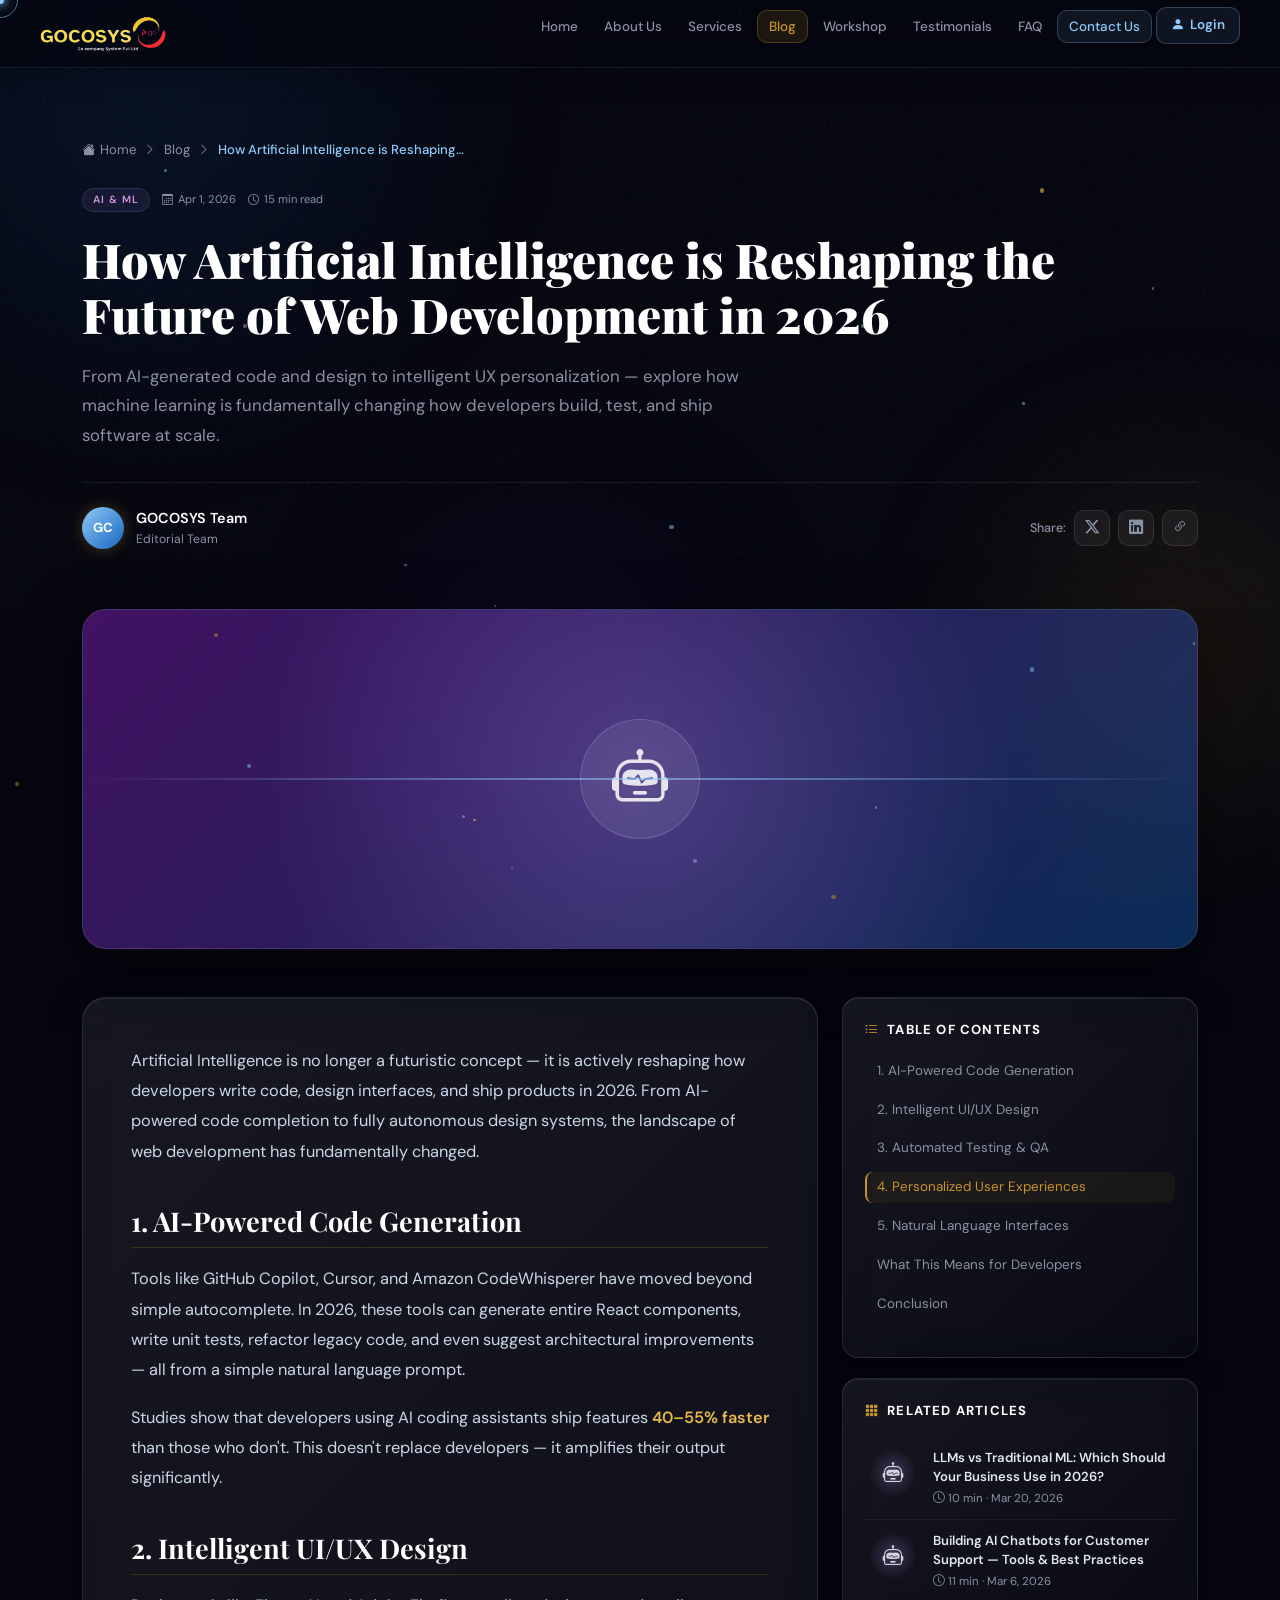
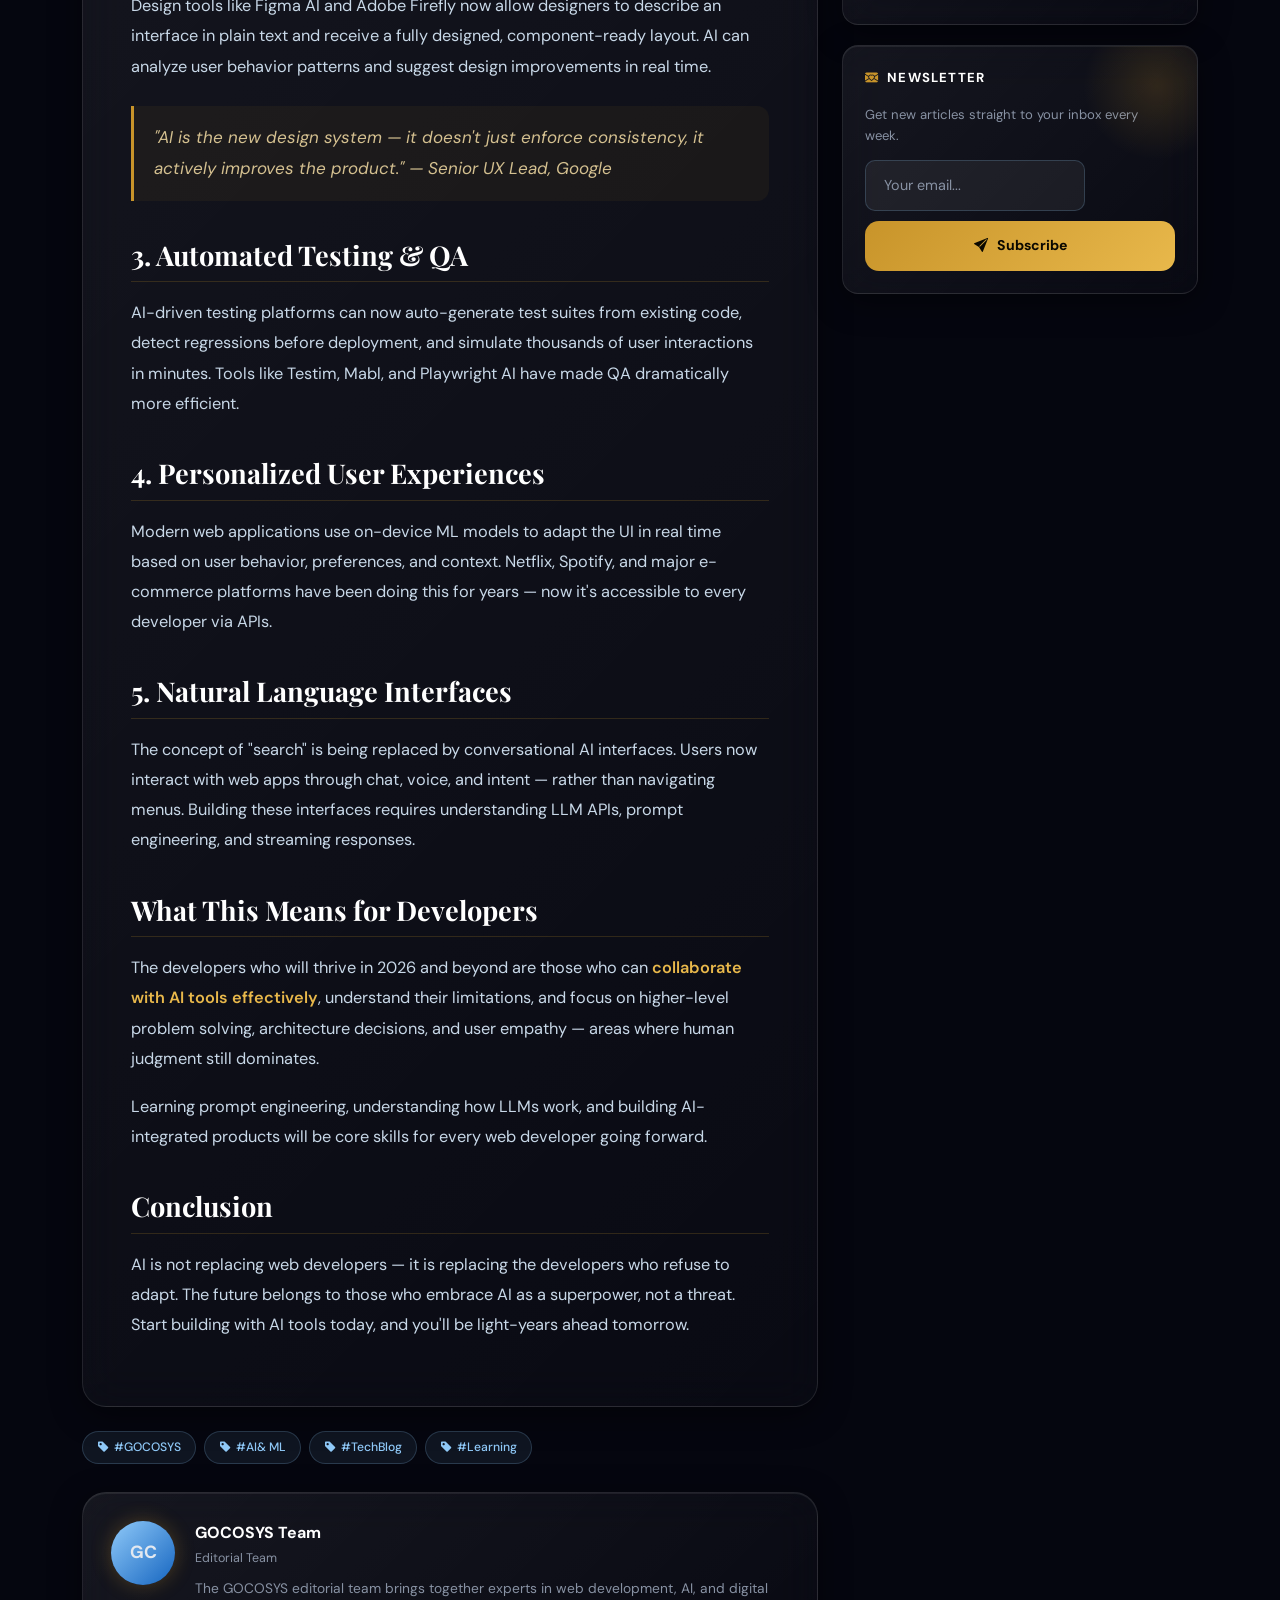
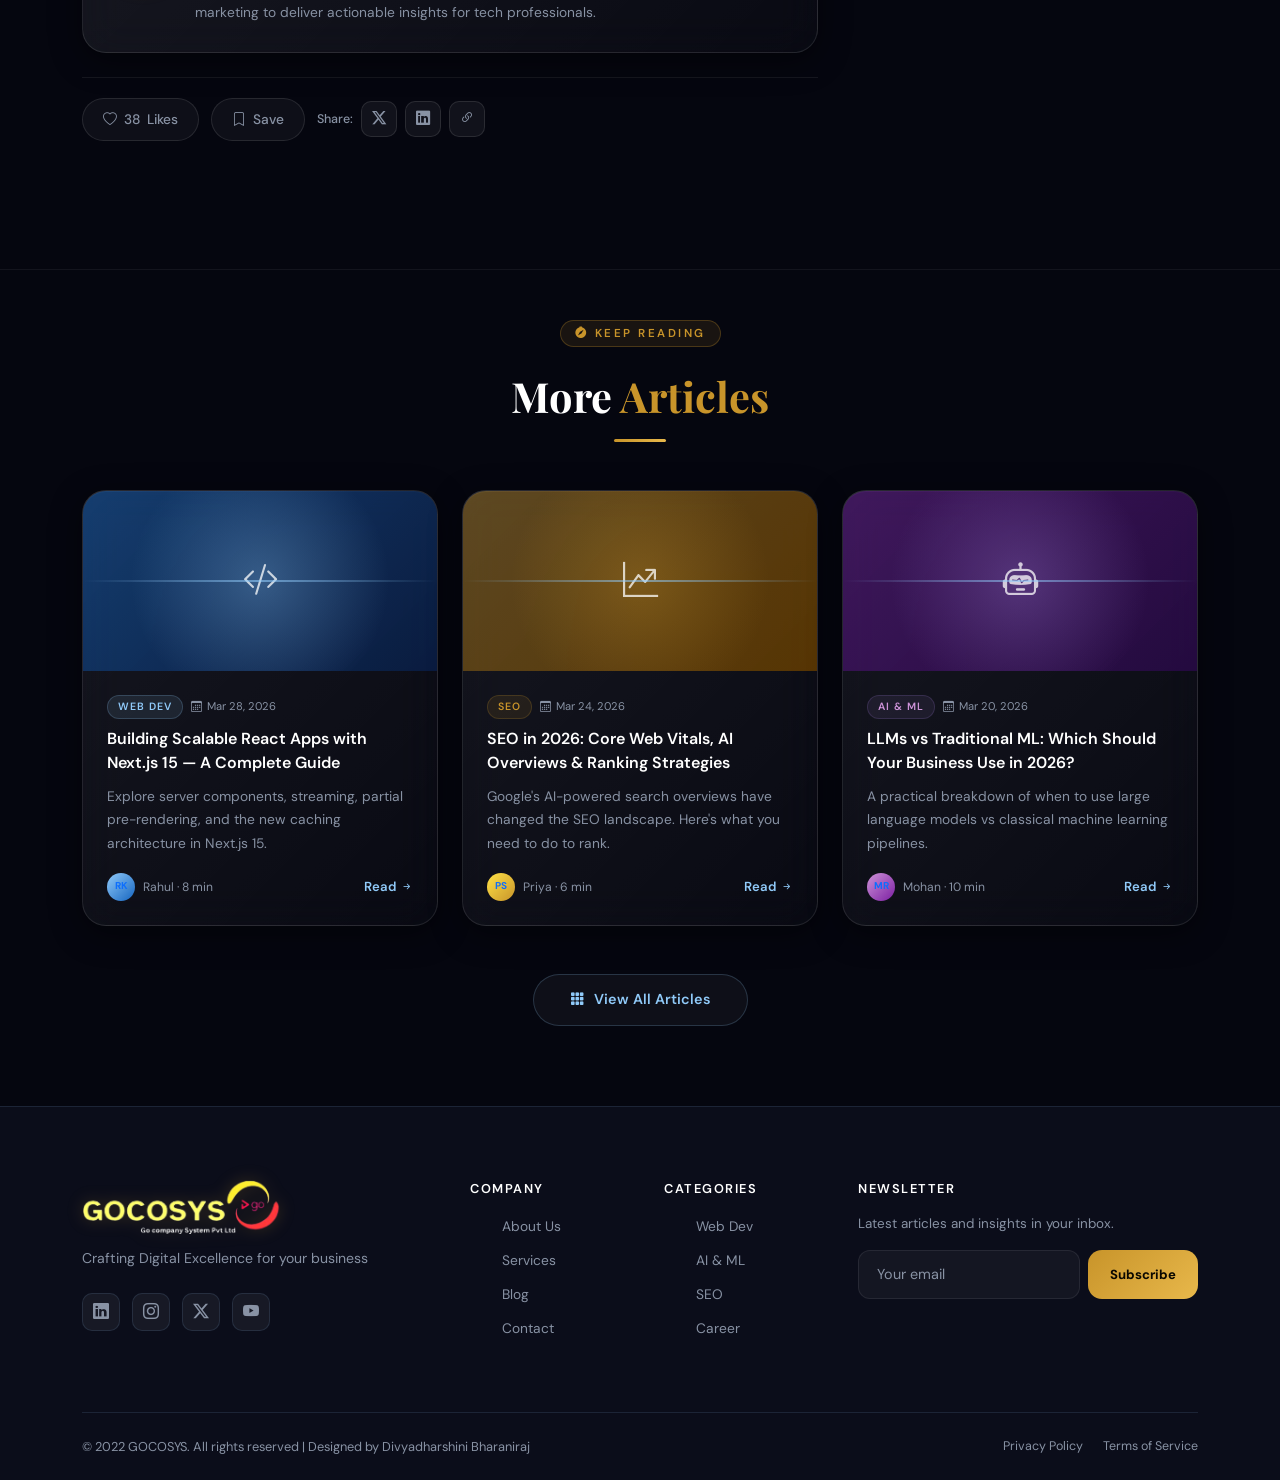
<file: article.html>
<!DOCTYPE html>
<html lang="en">
<head>
  <meta charset="UTF-8"/>
  <meta name="viewport" content="width=device-width, initial-scale=1.0"/>
  <title>Article – GOCOSYS Blog</title>
  <link href="https://fonts.googleapis.com/css2?family=Playfair+Display:wght@700;900&family=DM+Sans:wght@300;400;500;600&display=swap" rel="stylesheet"/>
  <link href="https://cdn.jsdelivr.net/npm/bootstrap@5.3.3/dist/css/bootstrap.min.css" rel="stylesheet"/>
  <link href="https://cdn.jsdelivr.net/npm/bootstrap-icons@1.11.3/font/bootstrap-icons.css" rel="stylesheet"/>
  <link rel="stylesheet" href="blog_style.css"/>
  <link rel="stylesheet" href="article.css"/>
  <style>
  /* ── AUTH MODAL (same as blog.html) ─────────────── */
  .auth-overlay{position:fixed;inset:0;z-index:5000;background:rgba(5,6,15,.88);backdrop-filter:blur(8px);display:flex;align-items:center;justify-content:center;padding:20px;opacity:0;pointer-events:none;transition:opacity .3s ease;}
  .auth-overlay.open{opacity:1;pointer-events:all;}
  .auth-modal{width:100%;max-width:440px;background:linear-gradient(135deg,rgba(255,255,255,.08),rgba(255,255,255,.03));border:1px solid rgba(255,255,255,.12);border-radius:24px;backdrop-filter:blur(30px);box-shadow:0 40px 100px rgba(0,0,0,.7),inset 0 1px 0 rgba(255,255,255,.08);position:relative;overflow:hidden;transform:translateY(30px) scale(.96);transition:transform .35s cubic-bezier(.34,1.56,.64,1);}
  .auth-overlay.open .auth-modal{transform:translateY(0) scale(1);}
  .auth-modal::before{content:'';position:absolute;top:0;left:0;right:0;height:2px;background:linear-gradient(90deg,transparent,#c8942a,#90CAF9,transparent);}
  .auth-modal-close{position:absolute;top:14px;right:14px;width:32px;height:32px;border-radius:50%;background:rgba(255,255,255,.06);border:1px solid rgba(255,255,255,.1);color:#8892a4;cursor:pointer;display:flex;align-items:center;justify-content:center;font-size:.9rem;transition:all .2s;z-index:2;}
  .auth-modal-close:hover{background:rgba(239,83,80,.15);color:#ef5350;border-color:rgba(239,83,80,.3);}
  .auth-modal-body{padding:34px 30px 30px;}
  .auth-tabs{display:flex;gap:4px;background:rgba(255,255,255,.04);border:1px solid rgba(255,255,255,.08);border-radius:12px;padding:4px;margin-bottom:26px;}
  .auth-tab-btn{flex:1;padding:9px 0;border:none;border-radius:9px;background:transparent;color:#8892a4;font-family:'DM Sans',sans-serif;font-size:.86rem;font-weight:600;cursor:pointer;transition:all .25s;display:flex;align-items:center;justify-content:center;gap:6px;}
  .auth-tab-btn.active{background:linear-gradient(135deg,rgba(200,148,42,.22),rgba(144,202,249,.12));color:#fff;box-shadow:0 2px 12px rgba(200,148,42,.18);}
  .auth-modal-title{font-family:'Playfair Display',serif;font-size:1.4rem;font-weight:700;color:#fff;margin-bottom:4px;}
  .auth-modal-sub{font-size:.82rem;color:#8892a4;margin-bottom:22px;line-height:1.6;}
  .auth-alert{padding:10px 14px;border-radius:10px;font-size:.82rem;margin-bottom:14px;display:none;align-items:center;gap:8px;line-height:1.5;}
  .auth-alert.error{background:rgba(239,83,80,.1);border:1px solid rgba(239,83,80,.25);color:#ef9a9a;}
  .auth-alert.success{background:rgba(102,187,106,.1);border:1px solid rgba(102,187,106,.25);color:#a5d6a7;}
  .auth-alert.show{display:flex;}
  .auth-field{margin-bottom:14px;}
  .auth-field label{display:block;font-size:.74rem;font-weight:600;color:#c8d8e8;margin-bottom:6px;letter-spacing:.4px;}
  .auth-input-wrap{position:relative;}
  .auth-input-wrap .fi{position:absolute;left:13px;top:50%;transform:translateY(-50%);color:#8892a4;font-size:.95rem;pointer-events:none;transition:color .2s;}
  .auth-input-wrap:focus-within .fi{color:#c8942a;}
  .auth-field input{width:100%;padding:11px 13px 11px 40px;background:rgba(255,255,255,.05);border:1px solid rgba(255,255,255,.09);border-radius:12px;color:#e2e8f0;font-family:'DM Sans',sans-serif;font-size:.88rem;transition:all .25s;outline:none;}
  .auth-field input:focus{border-color:rgba(200,148,42,.45);background:rgba(200,148,42,.05);box-shadow:0 0 0 3px rgba(200,148,42,.1);}
  .auth-field input::placeholder{color:#8892a4;}
  .atp{position:absolute;right:12px;top:50%;transform:translateY(-50%);background:none;border:none;color:#8892a4;cursor:pointer;font-size:.95rem;transition:color .2s;padding:0;}
  .atp:hover{color:#c8942a;}
  .auth-ferr{font-size:.72rem;color:#ef5350;margin-top:4px;display:none;}
  .str-bar{height:3px;background:rgba(255,255,255,.08);border-radius:3px;overflow:hidden;margin:6px 0 3px;}
  .str-fill{height:100%;width:0;border-radius:3px;transition:all .3s;}
  .str-lbl{font-size:.7rem;color:#8892a4;}
  .auth-submit-btn{width:100%;padding:13px;background:linear-gradient(135deg,#c8942a,#e8a730);border:none;border-radius:12px;color:#000;font-family:'DM Sans',sans-serif;font-size:.92rem;font-weight:700;cursor:pointer;transition:all .3s;display:flex;align-items:center;justify-content:center;gap:8px;margin-top:4px;}
  .auth-submit-btn:hover{transform:translateY(-2px);box-shadow:0 10px 30px rgba(200,148,42,.45);}
  .auth-submit-btn:disabled{opacity:.6;cursor:not-allowed;transform:none;}
  .asp{width:15px;height:15px;border:2px solid rgba(0,0,0,.25);border-top-color:#000;border-radius:50%;animation:aSpin .6s linear infinite;display:none;}
  @keyframes aSpin{to{transform:rotate(360deg)}}
  .auth-switch-txt{text-align:center;font-size:.81rem;color:#8892a4;margin-top:16px;}
  .auth-switch-txt a{color:#c8942a;text-decoration:none;font-weight:600;cursor:pointer;}
  .auth-panel{display:none;}
  .auth-panel.active{display:block;}
  .nav-user-wrap{position:relative;}
  .nav-user-btn{display:flex;align-items:center;gap:7px;background:rgba(200,148,42,.1);border:1px solid rgba(200,148,42,.25);border-radius:50px;padding:4px 11px 4px 4px;cursor:pointer;transition:all .25s;}
  .nav-user-btn:hover{background:rgba(200,148,42,.18);box-shadow:0 0 16px rgba(200,148,42,.2);}
  .nav-uav{width:28px;height:28px;border-radius:50%;display:flex;align-items:center;justify-content:center;font-size:.68rem;font-weight:700;color:#fff;flex-shrink:0;}
  .nav-uname{font-size:.78rem;color:#e2e8f0;font-weight:500;max-width:75px;white-space:nowrap;overflow:hidden;text-overflow:ellipsis;}
  .nav-uchev{font-size:.62rem;color:#8892a4;transition:transform .25s;}
  .nav-user-btn.open .nav-uchev{transform:rotate(180deg);}
  .nav-user-dd{position:absolute;top:calc(100% + 10px);right:0;min-width:185px;background:rgba(8,10,25,.97);border:1px solid rgba(255,255,255,.1);border-radius:14px;padding:8px;backdrop-filter:blur(24px);box-shadow:0 20px 60px rgba(0,0,0,.6);display:none;z-index:2000;animation:ddIn .2s ease both;}
  .nav-user-dd.open{display:block;}
  @keyframes ddIn{from{opacity:0;transform:translateY(-6px)}to{opacity:1;transform:translateY(0)}}
  .dd-head{padding:10px 12px 12px;border-bottom:1px solid rgba(255,255,255,.07);margin-bottom:6px;}
  .dd-name{font-size:.87rem;font-weight:700;color:#fff;}
  .dd-email{font-size:.71rem;color:#8892a4;margin-top:2px;white-space:nowrap;overflow:hidden;text-overflow:ellipsis;}
  .dd-role{display:inline-block;font-size:.62rem;font-weight:600;letter-spacing:.8px;text-transform:uppercase;padding:2px 8px;border-radius:20px;margin-top:6px;}
  .role-user{background:rgba(144,202,249,.12);color:#90CAF9;border:1px solid rgba(144,202,249,.2);}
  .role-admin{background:rgba(200,148,42,.15);color:#c8942a;border:1px solid rgba(200,148,42,.3);}
  .dd-item{display:flex;align-items:center;gap:9px;padding:9px 12px;border-radius:9px;color:#8892a4;font-size:.83rem;cursor:pointer;transition:all .2s;text-decoration:none;background:none;border:none;width:100%;text-align:left;font-family:'DM Sans',sans-serif;}
  .dd-item:hover{background:rgba(255,255,255,.05);color:#fff;}
  .dd-item.danger:hover{background:rgba(239,83,80,.1);color:#ef5350;}
  .login-toast{position:fixed;bottom:26px;right:26px;z-index:6000;background:rgba(8,10,25,.97);border:1px solid rgba(200,148,42,.3);border-radius:16px;padding:16px 18px;max-width:280px;backdrop-filter:blur(20px);box-shadow:0 20px 60px rgba(0,0,0,.5);animation:toastIn .3s ease both;display:none;}
  @keyframes toastIn{from{opacity:0;transform:translateY(18px)}to{opacity:1;transform:translateY(0)}}
  .toast-head{display:flex;align-items:center;gap:8px;margin-bottom:8px;}
  .toast-head span{font-size:.86rem;font-weight:700;color:#fff;flex:1;}
  .toast-close{background:none;border:none;color:#8892a4;cursor:pointer;font-size:1rem;padding:0;}
  .login-toast p{font-size:.79rem;color:#8892a4;line-height:1.5;margin-bottom:12px;}
  .toast-btns{display:flex;gap:7px;}
  .toast-btns button{flex:1;padding:8px;border-radius:8px;font-family:'DM Sans',sans-serif;font-size:.79rem;font-weight:700;cursor:pointer;transition:all .2s;border:none;}
  .tbtn-l{background:linear-gradient(135deg,#c8942a,#e8a730);color:#000;}
  .tbtn-r{background:rgba(255,255,255,.06);border:1px solid rgba(255,255,255,.1)!important;color:#e2e8f0;}
  </style>
</head>
<body>
  <div class="cursor-dot"></div>
  <div class="cursor-ring"></div>
  <div class="page-bg">
    <div class="blob blob-1"></div>
    <div class="blob blob-2"></div>
    <div class="blob blob-3"></div>
  </div>
  <div class="particles" id="particles"></div>
  <div class="reading-progress" id="readingProgress"></div>

  <!-- NAVBAR -->
  <nav class="navbar-custom">
    <a href="index.html" class="brand-logo">
      <img src="image/gocosys.png" alt="" class="logo-img">
    </a>
    <ul class="nav-links" id="navLinks">
      <li><a href="index.html#home">Home</a></li>
      <li><a href="index.html#about">About Us</a></li>
      <li><a href="index.html#zen">Services</a></li>
      <li><a href="blog.html" class="nav-cta active-nav">Blog</a></li>
      <li><a href="index.html#workshop">Workshop</a></li>
      <li><a href="index.html#testimonial">Testimonials</a></li>
      <li><a href="index.html#faq">FAQ</a></li>
      <li><a href="index.html#contact" class="nav-cta">Contact Us</a></li>
    </ul>
    <button class="mobile-toggle" id="mobileToggle" aria-label="Toggle navigation">
      <i class="bi bi-list fs-5"></i>
    </button>
  </nav>

  <!-- ARTICLE HERO -->
  <section class="article-hero" id="articleHero">
    <div class="hero-noise"></div>
    <div class="container">
      <div class="breadcrumb-wrap">
        <a href="index.html" class="breadcrumb-link"><i class="bi bi-house-fill"></i> Home</a>
        <span class="breadcrumb-sep"><i class="bi bi-chevron-right"></i></span>
        <a href="blog.html" class="breadcrumb-link">Blog</a>
        <span class="breadcrumb-sep"><i class="bi bi-chevron-right"></i></span>
        <span class="breadcrumb-current" id="breadcrumbTitle">Article</span>
      </div>
      <div class="article-hero-meta" id="articleMeta"></div>
      <h1 class="article-hero-title" id="articleTitle">Loading...</h1>
      <p class="article-hero-excerpt" id="articleExcerpt"></p>
      <div class="article-hero-footer">
        <div class="author-chip" id="articleAuthor"></div>
        <div class="share-btns">
          <span class="share-label">Share:</span>
          <button class="share-btn" onclick="shareArticle('twitter')"><i class="bi bi-twitter-x"></i></button>
          <button class="share-btn" onclick="shareArticle('linkedin')"><i class="bi bi-linkedin"></i></button>
          <button class="share-btn" onclick="shareArticle('copy')" id="copyBtn"><i class="bi bi-link-45deg"></i></button>
        </div>
      </div>
    </div>
  </section>

  <!-- THUMB BANNER -->
  <div class="container">
    <div class="article-thumb-banner reveal" id="articleThumbBanner">
      <div class="scan-line"></div>
      <div class="thumb-glow" id="thumbGlow"></div>
      <div class="thumb-icon-wrap-lg" id="thumbIconWrap">
        <i class="bi bi-robot" id="thumbIconLg"></i>
      </div>
    </div>
  </div>

  <!-- ARTICLE BODY -->
  <section class="article-body-section">
    <div class="container">
      <div class="row justify-content-center">
        <div class="col-lg-8">
          <div class="article-content glass-card" id="articleContent">
            <div class="article-body" id="articleBody"></div>
          </div>
          <div class="article-tags" id="articleTags"></div>
          <div class="author-card glass-card reveal" id="authorCard"></div>
          <div class="reaction-row">
            <button class="reaction-btn" id="likeBtn">
              <i class="bi bi-heart"></i> <span id="likeCount">0</span> Likes
            </button>
            <button class="reaction-btn" id="bookmarkBtn">
              <i class="bi bi-bookmark"></i> Save
            </button>
            <div class="share-btns">
              <span class="share-label">Share:</span>
              <button class="share-btn" onclick="shareArticle('twitter')"><i class="bi bi-twitter-x"></i></button>
              <button class="share-btn" onclick="shareArticle('linkedin')"><i class="bi bi-linkedin"></i></button>
              <button class="share-btn" onclick="shareArticle('copy')"><i class="bi bi-link-45deg"></i></button>
            </div>
          </div>
        </div>

        <!-- SIDEBAR -->
        <div class="col-lg-4">
          <div class="sidebar">
            <div class="sidebar-card glass-card" id="tocCard">
              <div class="sidebar-title"><i class="bi bi-list-ul"></i> Table of Contents</div>
              <ul class="toc-list" id="tocList"></ul>
            </div>
            <div class="sidebar-card glass-card">
              <div class="sidebar-title"><i class="bi bi-grid-3x3-gap-fill"></i> Related Articles</div>
              <div id="relatedArticles"></div>
            </div>
            <div class="sidebar-card glass-card sidebar-newsletter">
              <div class="sidebar-newsletter-glow"></div>
              <div class="sidebar-title"><i class="bi bi-envelope-heart-fill"></i> Newsletter</div>
              <p>Get new articles straight to your inbox every week.</p>
              <input type="email" class="newsletter-input" placeholder="Your email..." id="sideNlEmail" style="margin-bottom:10px;border-radius:10px !important;"/>
              <button class="btn-book w-100 justify-content-center" style="display:flex;" id="sideNlBtn">
                <i class="bi bi-send-fill"></i> Subscribe
              </button>
            </div>
          </div>
        </div>
      </div>
    </div>
  </section>

  <!-- MORE ARTICLES -->
  <section class="more-articles-section">
    <div class="container">
      <div class="text-center mb-5">
        <span class="section-tag"><i class="bi bi-compass-fill"></i> Keep Reading</span>
        <h2 class="section-title" style="margin-top:10px;">More <span class="accent">Articles</span></h2>
        <div class="divider-line mx-auto"></div>
      </div>
      <div class="row g-4" id="moreArticlesGrid"></div>
      <div class="text-center mt-5">
        <a href="blog.html" class="btn-view-all">
          <i class="bi bi-grid-3x3-gap-fill"></i> View All Articles
        </a>
      </div>
    </div>
  </section>

  <!-- FOOTER -->
  <footer>
    <div class="container">
      <div class="row g-5">
        <div class="col-lg-4">
           <img src="./image/gocosys.png" alt="GOCOSYS Logo" 
     style="height:55px;width:auto;margin-bottom:14px;display:block;
            filter:brightness(1.2) drop-shadow(0 0 8px rgba(200,148,42,0.3));"/>
          <p style="max-width:300px;font-size:.88rem;color:#8892a4;">Crafting Digital Excellence for your business</p>
          <div class="mt-4">
            <a href="#" class="social-btn"><i class="bi bi-linkedin"></i></a>
            <a href="#" class="social-btn"><i class="bi bi-instagram"></i></a>
            <a href="#" class="social-btn"><i class="bi bi-twitter-x"></i></a>
            <a href="#" class="social-btn"><i class="bi bi-youtube"></i></a>
          </div>
        </div>
        <div class="col-6 col-lg-2">
          <div class="footer-heading">Company</div>
          <ul class="footer-links">
            <li><a href="index.html#about">About Us</a></li>
            <li><a href="index.html#zen">Services</a></li>
            <li><a href="blog.html">Blog</a></li>
            <li><a href="index.html#contact">Contact</a></li>
          </ul>
        </div>
        <div class="col-6 col-lg-2">
          <div class="footer-heading">Categories</div>
          <ul class="footer-links">
            <li><a href="blog.html">Web Dev</a></li>
            <li><a href="blog.html">AI &amp; ML</a></li>
            <li><a href="blog.html">SEO</a></li>
            <li><a href="blog.html">Career</a></li>
          </ul>
        </div>
        <div class="col-lg-4">
          <div class="footer-heading">Newsletter</div>
          <p style="font-size:.84rem;margin-bottom:16px;color:#8892a4;">Latest articles and insights in your inbox.</p>
          <div class="d-flex gap-2 flex-wrap">
            <input type="email" class="contact-input flex-grow-1" placeholder="Your email" style="min-width:160px;"/>
            <button class="btn-book" style="padding:12px 22px;font-size:.82rem;">Subscribe</button>
          </div>
        </div>
      </div>
      <div class="footer-bottom d-flex flex-wrap justify-content-between align-items-center gap-3">
        <span>© 2022 GOCOSYS. All rights reserved | Designed by Divyadharshini Bharaniraj</span>
        <span style="display:flex;gap:20px;">
          <a href="#" style="color:#8892a4;text-decoration:none;font-size:.78rem;">Privacy Policy</a>
          <a href="#" style="color:#8892a4;text-decoration:none;font-size:.78rem;">Terms of Service</a>
        </span>
      </div>
    </div>
  </footer>

  <!-- ═══════════════════ AUTH MODAL ═══════════════════ -->
  <div class="auth-overlay" id="authOverlay">
    <div class="auth-modal">
      <button class="auth-modal-close" id="authClose"><i class="bi bi-x-lg"></i></button>
      <div class="auth-modal-body">
        <div class="auth-tabs">
          <button class="auth-tab-btn active" id="tabLogin" onclick="switchTab('login')"><i class="bi bi-box-arrow-in-right"></i> Login</button>
          <button class="auth-tab-btn" id="tabReg" onclick="switchTab('register')"><i class="bi bi-person-plus"></i> Register</button>
        </div>
        <!-- LOGIN -->
        <div class="auth-panel active" id="loginPanel">
          <div class="auth-modal-title">Welcome back 👋</div>
          <div class="auth-modal-sub">Sign in to your GOCOSYS account</div>
          <div class="auth-alert error" id="lErr"><i class="bi bi-exclamation-circle-fill"></i><span id="lErrMsg"></span></div>
          <div class="auth-alert success" id="lOk"><i class="bi bi-check-circle-fill"></i><span id="lOkMsg"></span></div>
          <div class="auth-field"><label>Email Address</label><div class="auth-input-wrap"><input type="email" id="lEmail" placeholder="you@example.com" autocomplete="email"/><i class="bi bi-envelope-fill fi"></i></div><div class="auth-ferr" id="lEmailErr">Valid email required</div></div>
          <div class="auth-field"><label>Password</label><div class="auth-input-wrap"><input type="password" id="lPass" placeholder="••••••••" autocomplete="current-password"/><i class="bi bi-lock-fill fi"></i><button class="atp" onclick="togglePass('lPass',this)"><i class="bi bi-eye"></i></button></div><div class="auth-ferr" id="lPassErr">Password required</div></div>
          <button class="auth-submit-btn" id="lBtn" onclick="doLogin()"><div class="asp" id="lSp"></div><i class="bi bi-box-arrow-in-right" id="lIc"></i> Sign In</button>
          <div class="auth-switch-txt">No account? <a onclick="switchTab('register')">Create one</a></div>
        </div>
        <!-- REGISTER -->
        <div class="auth-panel" id="regPanel">
          <div class="auth-modal-title">Create Account ✨</div>
          <div class="auth-modal-sub">Join GOCOSYS — it's free</div>
          <div class="auth-alert error" id="rErr"><i class="bi bi-exclamation-circle-fill"></i><span id="rErrMsg"></span></div>
          <div class="auth-alert success" id="rOk"><i class="bi bi-check-circle-fill"></i><span id="rOkMsg"></span></div>
          <div class="auth-field"><label>Full Name</label><div class="auth-input-wrap"><input type="text" id="rName" placeholder="Rahul Kumar" autocomplete="name"/><i class="bi bi-person-fill fi"></i></div><div class="auth-ferr" id="rNameErr">Name required</div></div>
          <div class="auth-field"><label>Email Address</label><div class="auth-input-wrap"><input type="email" id="rEmail" placeholder="you@example.com" autocomplete="email"/><i class="bi bi-envelope-fill fi"></i></div><div class="auth-ferr" id="rEmailErr">Valid email required</div></div>
          <div class="auth-field"><label>Password</label><div class="auth-input-wrap"><input type="password" id="rPass" placeholder="Min. 6 characters" autocomplete="new-password" oninput="checkStr(this.value)"/><i class="bi bi-lock-fill fi"></i><button class="atp" onclick="togglePass('rPass',this)"><i class="bi bi-eye"></i></button></div><div class="str-bar"><div class="str-fill" id="strFill"></div></div><div class="str-lbl" id="strLbl"></div><div class="auth-ferr" id="rPassErr">Min. 6 characters</div></div>
          <button class="auth-submit-btn" id="rBtn" onclick="doRegister()"><div class="asp" id="rSp"></div><i class="bi bi-person-check-fill" id="rIc"></i> Create Account</button>
          <div class="auth-switch-txt">Have account? <a onclick="switchTab('login')">Sign in</a></div>
        </div>
      </div>
    </div>
  </div>

  <!-- LOGIN PROMPT TOAST -->
  <div class="login-toast" id="loginToast">
    <div class="toast-head">
      <i class="bi bi-lock-fill" style="color:#c8942a;font-size:.95rem;"></i>
      <span>Login Required</span>
      <button class="toast-close" onclick="document.getElementById('loginToast').style.display='none'"><i class="bi bi-x"></i></button>
    </div>
    <p id="toastMsg">Please login to perform this action.</p>
    <div class="toast-btns">
      <button class="tbtn-l" onclick="openModal('login');document.getElementById('loginToast').style.display='none'">Login</button>
      <button class="tbtn-r" onclick="openModal('register');document.getElementById('loginToast').style.display='none'">Register</button>
    </div>
  </div>

  <script src="https://cdn.jsdelivr.net/npm/bootstrap@5.3.3/dist/js/bootstrap.bundle.min.js"></script>
  <script src="article_data.js"></script>

  <script>
  /* ═══════════════════════════════════════════════
     AUTH SYSTEM (article page)
  ═══════════════════════════════════════════════ */
  let _user = null;

  function openModal(tab='login'){ document.getElementById('authOverlay').classList.add('open'); document.body.style.overflow='hidden'; switchTab(tab); clearAlerts(); }
  function closeModal(){ document.getElementById('authOverlay').classList.remove('open'); document.body.style.overflow=''; }
  document.getElementById('authClose').onclick=closeModal;
  document.getElementById('authOverlay').addEventListener('click',e=>{ if(e.target.id==='authOverlay') closeModal(); });
  document.addEventListener('keydown',e=>{ if(e.key==='Escape') closeModal(); if(e.key==='Enter'&&document.getElementById('authOverlay').classList.contains('open')){ if(document.getElementById('loginPanel').classList.contains('active')) doLogin(); else doRegister(); }});

  function switchTab(tab){ ['login','register'].forEach(t=>{ document.getElementById(t==='login'?'loginPanel':'regPanel').classList.toggle('active',t===tab); document.getElementById(t==='login'?'tabLogin':'tabReg').classList.toggle('active',t===tab); }); clearAlerts(); }
  function togglePass(id,btn){ const i=document.getElementById(id),ic=btn.querySelector('i'); if(i.type==='password'){i.type='text';ic.className='bi bi-eye-slash';}else{i.type='password';ic.className='bi bi-eye';} }
  function checkStr(v){ const f=document.getElementById('strFill'),l=document.getElementById('strLbl');if(!f||!l)return;let s=0;if(v.length>=6)s++;if(v.length>=10)s++;if(/[A-Z]/.test(v))s++;if(/[0-9]/.test(v))s++;if(/[^A-Za-z0-9]/.test(v))s++;const lv=[{w:'0%',c:'transparent',t:''},{w:'25%',c:'#ef5350',t:'Weak'},{w:'50%',c:'#FFA726',t:'Fair'},{w:'75%',c:'#29B6F6',t:'Good'},{w:'100%',c:'#66BB6A',t:'Strong'}][Math.min(s,4)];f.style.width=lv.w;f.style.background=lv.c;l.textContent=lv.t;l.style.color=lv.c; }
  function clearAlerts(){ ['lErr','lOk','rErr','rOk'].forEach(id=>{const el=document.getElementById(id);if(el)el.classList.remove('show');}); ['lEmailErr','lPassErr','rNameErr','rEmailErr','rPassErr'].forEach(id=>{const el=document.getElementById(id);if(el)el.style.display='none';}); }

  async function doLogin(){
    clearAlerts();
    const email=document.getElementById('lEmail').value.trim(),pass=document.getElementById('lPass').value;
    let ok=true;
    if(!email||!email.includes('@')){document.getElementById('lEmailErr').style.display='block';ok=false;}
    if(!pass){document.getElementById('lPassErr').style.display='block';ok=false;}
    if(!ok) return;
    document.getElementById('lBtn').disabled=true;document.getElementById('lSp').style.display='block';document.getElementById('lIc').style.display='none';
    try{
      const res=await fetch('login.php',{method:'POST',headers:{'Content-Type':'application/json'},body:JSON.stringify({email,password:pass})});
      const d=await res.json();
      if(d.success){ localStorage.setItem('gocosys_user',JSON.stringify(d.user)); document.getElementById('lOk').classList.add('show');document.getElementById('lOkMsg').textContent='✓ Login successful!'; setTimeout(()=>{ closeModal(); renderNavUser(d.user); },900); }
      else{ document.getElementById('lErr').classList.add('show');document.getElementById('lErrMsg').textContent=d.message; }
    }catch(e){ document.getElementById('lErr').classList.add('show');document.getElementById('lErrMsg').textContent='Server error. Is XAMPP running?'; }
    document.getElementById('lBtn').disabled=false;document.getElementById('lSp').style.display='none';document.getElementById('lIc').style.display='';
  }

  async function doRegister(){
    clearAlerts();
    const name=document.getElementById('rName').value.trim(),email=document.getElementById('rEmail').value.trim(),pass=document.getElementById('rPass').value;
    let ok=true;
    if(!name){document.getElementById('rNameErr').style.display='block';ok=false;}
    if(!email||!email.includes('@')){document.getElementById('rEmailErr').style.display='block';ok=false;}
    if(!pass||pass.length<6){document.getElementById('rPassErr').style.display='block';ok=false;}
    if(!ok) return;
    document.getElementById('rBtn').disabled=true;document.getElementById('rSp').style.display='block';document.getElementById('rIc').style.display='none';
    try{
      const res=await fetch('register.php',{method:'POST',headers:{'Content-Type':'application/json'},body:JSON.stringify({name,email,password:pass})});
      const d=await res.json();
      if(d.success){ localStorage.setItem('gocosys_user',JSON.stringify(d.user)); document.getElementById('rOk').classList.add('show');document.getElementById('rOkMsg').textContent='🎉 Account created!'; setTimeout(()=>{ closeModal(); renderNavUser(d.user); },900); }
      else{ document.getElementById('rErr').classList.add('show');document.getElementById('rErrMsg').textContent=d.message; }
    }catch(e){ document.getElementById('rErr').classList.add('show');document.getElementById('rErrMsg').textContent='Server error. Is XAMPP running?'; }
    document.getElementById('rBtn').disabled=false;document.getElementById('rSp').style.display='none';document.getElementById('rIc').style.display='';
  }

  async function doLogout(){ try{await fetch('logout.php');}catch(e){} localStorage.removeItem('gocosys_user'); _user=null; renderNavGuest(); }

  function renderNavUser(user){
    _user=user; document.getElementById('navAuthChip')?.remove();
    const nav=document.getElementById('navLinks');
    const li=document.createElement('li'); li.id='navAuthChip'; li.className='nav-user-wrap';
    li.innerHTML=`<div class="nav-user-btn" id="nubtn" onclick="toggleDD()"><div class="nav-uav" style="background:${user.color}">${user.initials}</div><span class="nav-uname">${user.name.split(' ')[0]}</span><i class="bi bi-chevron-down nav-uchev"></i></div><div class="nav-user-dd" id="nudd"><div class="dd-head"><div class="dd-name">${user.name}</div><div class="dd-email">${user.email}</div><span class="dd-role ${user.role==='admin'?'role-admin':'role-user'}">${user.role==='admin'?'⚡ Admin':'👤 User'}</span></div>${user.role==='admin'?'<a href="admin.html" class="dd-item"><i class="bi bi-speedometer2" style="color:#c8942a"></i> Admin Panel</a>':''}<button class="dd-item danger" onclick="doLogout()"><i class="bi bi-box-arrow-right" style="color:#ef5350"></i> Logout</button></div>`;
    nav.appendChild(li);
    document.addEventListener('click',e=>{ if(!e.target.closest('#navAuthChip')){ document.getElementById('nubtn')?.classList.remove('open');document.getElementById('nudd')?.classList.remove('open'); }});
  }
  function toggleDD(){ document.getElementById('nubtn')?.classList.toggle('open');document.getElementById('nudd')?.classList.toggle('open'); }
  function renderNavGuest(){
    document.getElementById('navAuthChip')?.remove();
    const nav=document.getElementById('navLinks');
    const li=document.createElement('li'); li.id='navAuthChip';
    li.innerHTML=`<button onclick="openModal('login')" style="background:rgba(144,202,249,.08);border:1px solid rgba(144,202,249,.25);border-radius:10px;color:#90CAF9;font-family:'DM Sans',sans-serif;font-size:clamp(.72rem,1.1vw,.84rem);font-weight:600;padding:7px 14px;cursor:pointer;display:flex;align-items:center;gap:6px;"><i class="bi bi-person-fill"></i> Login</button>`;
    nav.appendChild(li);
  }
  function showLoginToast(action){
    document.getElementById('toastMsg').textContent=`Please login to ${action} this article.`;
    const t=document.getElementById('loginToast');t.style.display='block';
    clearTimeout(window._tt);window._tt=setTimeout(()=>t.style.display='none',5000);
  }
  window.openModal=openModal; window.showLoginToast=showLoginToast; window.getCurrentUser=()=>_user;

  /* ── INIT AUTH ── */
  (async function initAuth(){
    try{
      const res=await fetch('check_session.php');const d=await res.json();
      if(d.loggedIn){ localStorage.setItem('gocosys_user',JSON.stringify(d.user));renderNavUser(d.user); }
      else{ localStorage.removeItem('gocosys_user');renderNavGuest(); }
    }catch(e){ const s=localStorage.getItem('gocosys_user');if(s)renderNavUser(JSON.parse(s));else renderNavGuest(); }
  })();
  </script>

  <script src="article.js"></script>
</body>
</html>
</file>
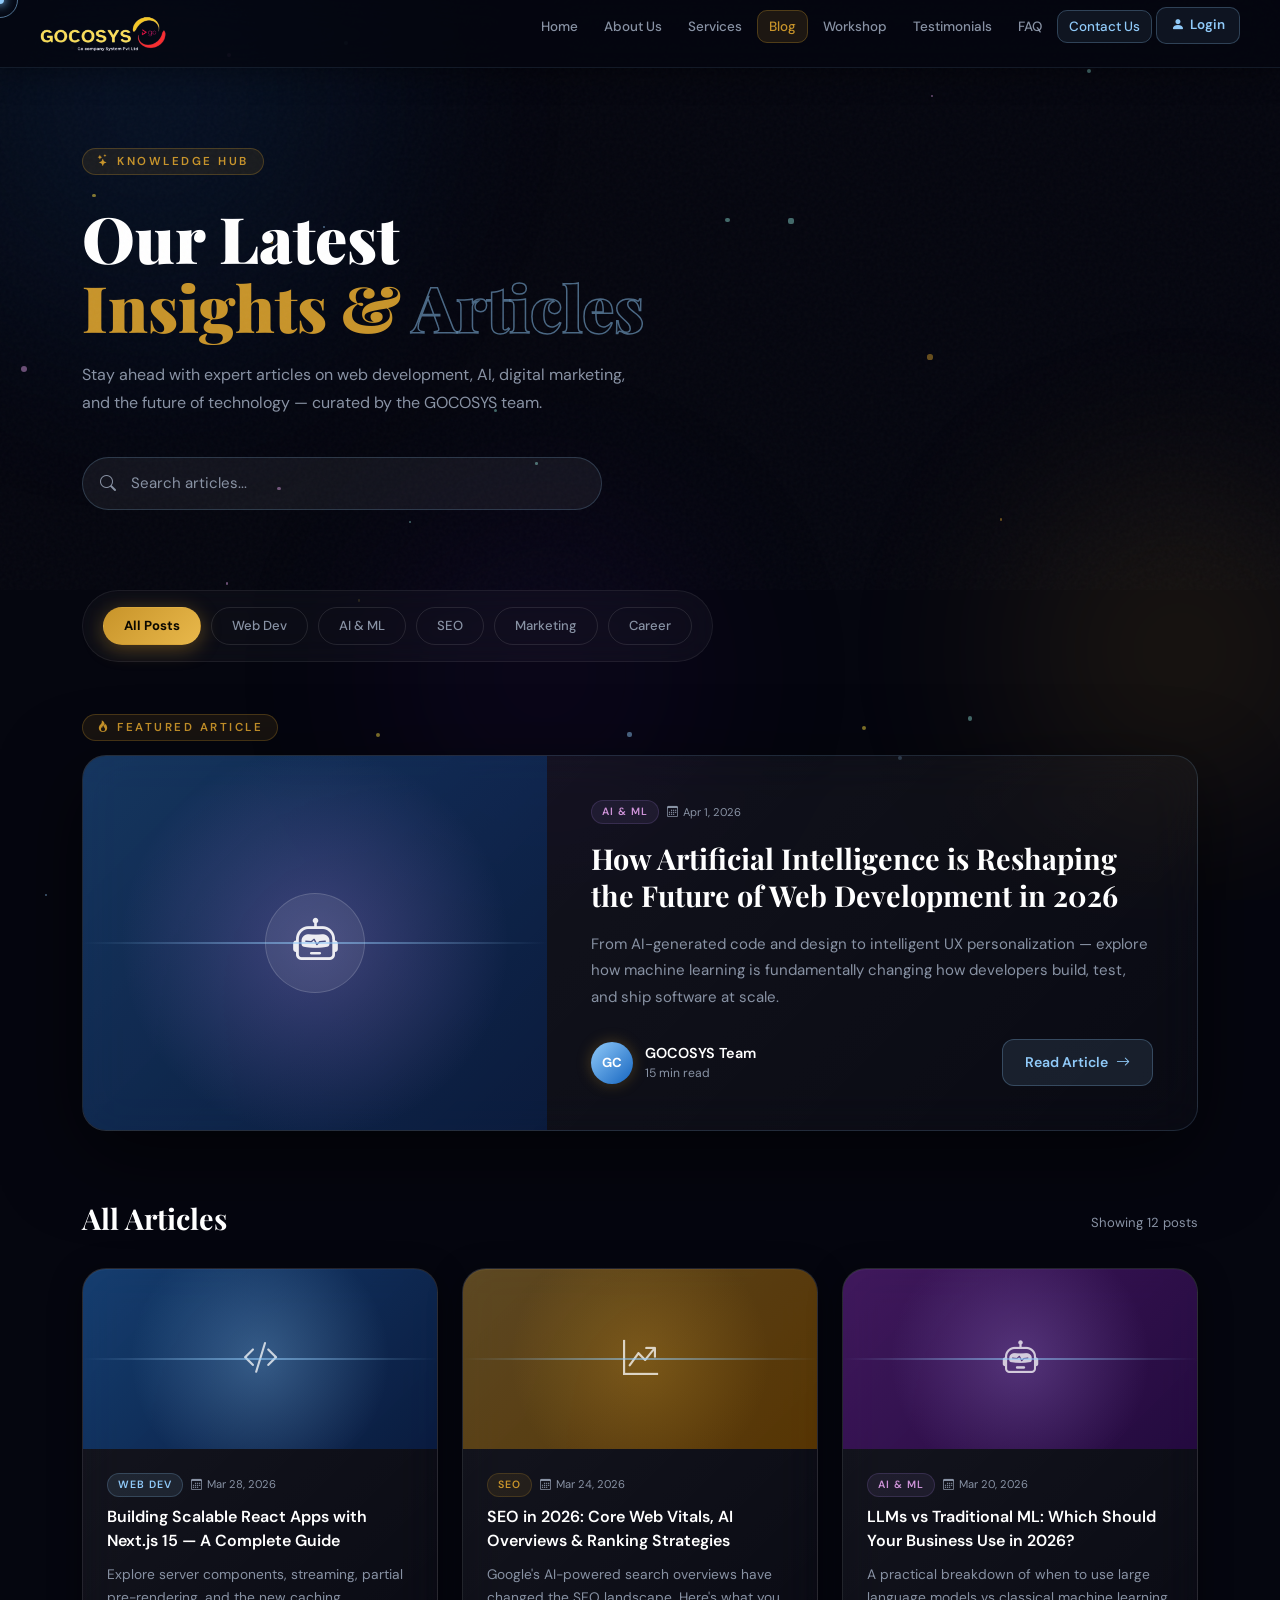
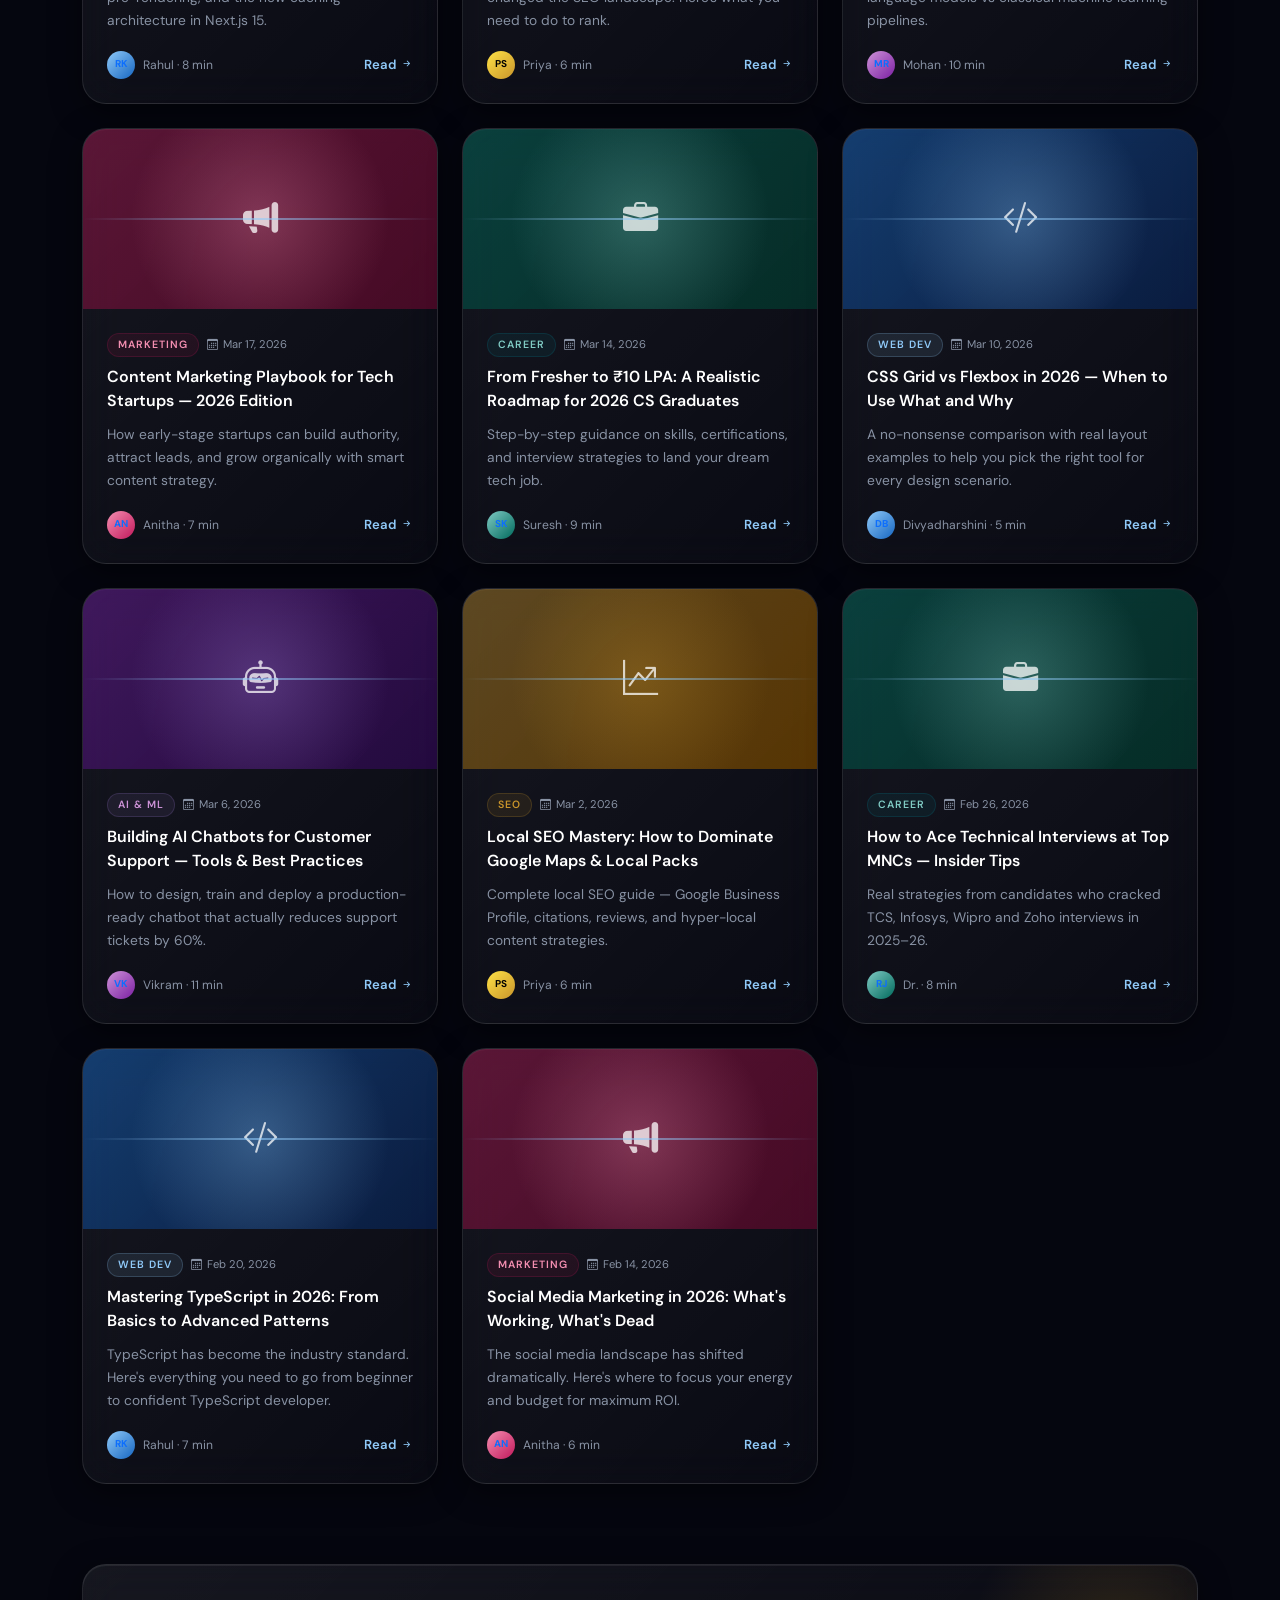
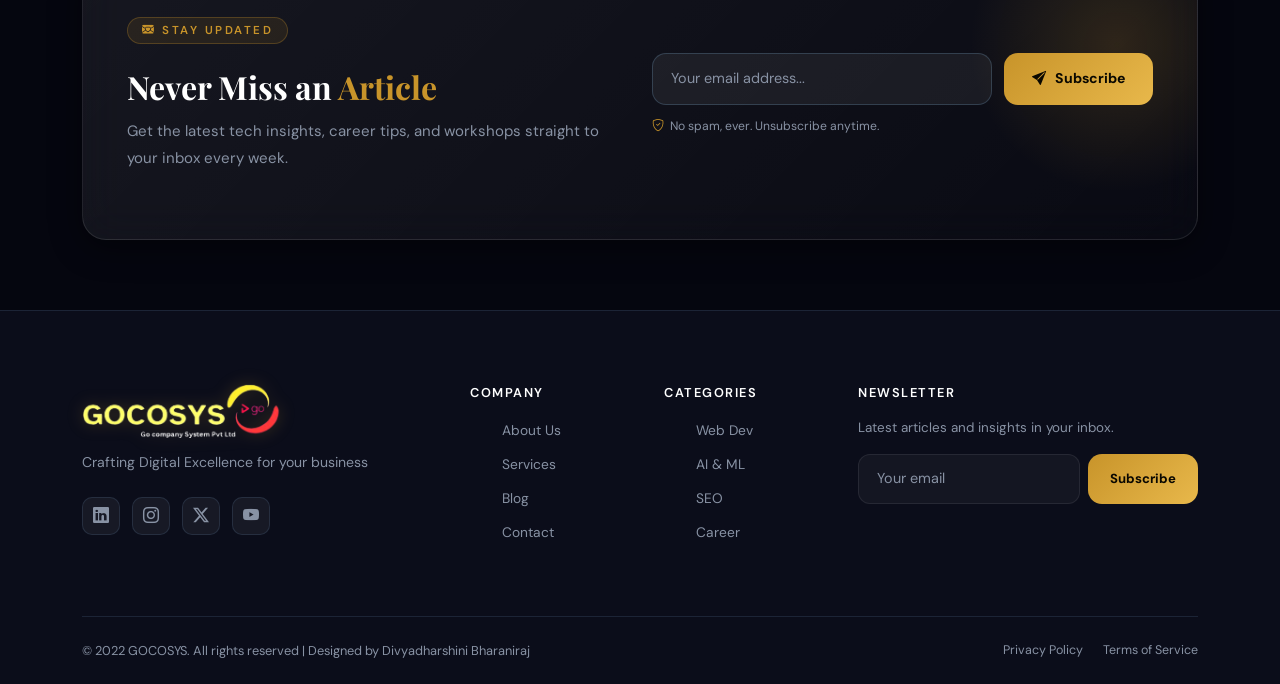
<file: blog.html>
<!DOCTYPE html>
<html lang="en">
<head>
  <meta charset="UTF-8"/>
  <meta name="viewport" content="width=device-width, initial-scale=1.0"/>
  <title>Blog – GOCOSYS</title>
  <link href="https://fonts.googleapis.com/css2?family=Playfair+Display:wght@700;900&family=DM+Sans:wght@300;400;500;600&display=swap" rel="stylesheet"/>
  <link href="https://cdn.jsdelivr.net/npm/bootstrap@5.3.3/dist/css/bootstrap.min.css" rel="stylesheet"/>
  <link href="https://cdn.jsdelivr.net/npm/bootstrap-icons@1.11.3/font/bootstrap-icons.css" rel="stylesheet"/>
  <link rel="stylesheet" href="blog_style.css"/>
  <style>
  /* ── AUTH MODAL ─────────────────────────────────── */
  .auth-overlay{position:fixed;inset:0;z-index:5000;background:rgba(5,6,15,.88);backdrop-filter:blur(8px);display:flex;align-items:center;justify-content:center;padding:20px;opacity:0;pointer-events:none;transition:opacity .3s ease;}
  .auth-overlay.open{opacity:1;pointer-events:all;}
  .auth-modal{width:100%;max-width:440px;background:linear-gradient(135deg,rgba(255,255,255,.08),rgba(255,255,255,.03));border:1px solid rgba(255,255,255,.12);border-radius:24px;backdrop-filter:blur(30px);box-shadow:0 40px 100px rgba(0,0,0,.7),inset 0 1px 0 rgba(255,255,255,.08);position:relative;overflow:hidden;transform:translateY(30px) scale(.96);transition:transform .35s cubic-bezier(.34,1.56,.64,1);}
  .auth-overlay.open .auth-modal{transform:translateY(0) scale(1);}
  .auth-modal::before{content:'';position:absolute;top:0;left:0;right:0;height:2px;background:linear-gradient(90deg,transparent,#c8942a,#90CAF9,transparent);}
  .auth-modal-close{position:absolute;top:14px;right:14px;width:32px;height:32px;border-radius:50%;background:rgba(255,255,255,.06);border:1px solid rgba(255,255,255,.1);color:#8892a4;cursor:pointer;display:flex;align-items:center;justify-content:center;font-size:.9rem;transition:all .2s;z-index:2;}
  .auth-modal-close:hover{background:rgba(239,83,80,.15);color:#ef5350;border-color:rgba(239,83,80,.3);}
  .auth-modal-body{padding:34px 30px 30px;}
  .auth-tabs{display:flex;gap:4px;background:rgba(255,255,255,.04);border:1px solid rgba(255,255,255,.08);border-radius:12px;padding:4px;margin-bottom:26px;}
  .auth-tab-btn{flex:1;padding:9px 0;border:none;border-radius:9px;background:transparent;color:#8892a4;font-family:'DM Sans',sans-serif;font-size:.86rem;font-weight:600;cursor:pointer;transition:all .25s;display:flex;align-items:center;justify-content:center;gap:6px;}
  .auth-tab-btn.active{background:linear-gradient(135deg,rgba(200,148,42,.22),rgba(144,202,249,.12));color:#fff;box-shadow:0 2px 12px rgba(200,148,42,.18);}
  .auth-modal-title{font-family:'Playfair Display',serif;font-size:1.4rem;font-weight:700;color:#fff;margin-bottom:4px;}
  .auth-modal-sub{font-size:.82rem;color:#8892a4;margin-bottom:22px;line-height:1.6;}
  .auth-alert{padding:10px 14px;border-radius:10px;font-size:.82rem;margin-bottom:14px;display:none;align-items:center;gap:8px;line-height:1.5;}
  .auth-alert.error{background:rgba(239,83,80,.1);border:1px solid rgba(239,83,80,.25);color:#ef9a9a;}
  .auth-alert.success{background:rgba(102,187,106,.1);border:1px solid rgba(102,187,106,.25);color:#a5d6a7;}
  .auth-alert.show{display:flex;}
  .auth-field{margin-bottom:14px;}
  .auth-field label{display:block;font-size:.74rem;font-weight:600;color:#c8d8e8;margin-bottom:6px;letter-spacing:.4px;}
  .auth-input-wrap{position:relative;}
  .auth-input-wrap .fi{position:absolute;left:13px;top:50%;transform:translateY(-50%);color:#8892a4;font-size:.95rem;pointer-events:none;transition:color .2s;}
  .auth-input-wrap:focus-within .fi{color:#c8942a;}
  .auth-field input{width:100%;padding:11px 13px 11px 40px;background:rgba(255,255,255,.05);border:1px solid rgba(255,255,255,.09);border-radius:12px;color:#e2e8f0;font-family:'DM Sans',sans-serif;font-size:.88rem;transition:all .25s;outline:none;}
  .auth-field input:focus{border-color:rgba(200,148,42,.45);background:rgba(200,148,42,.05);box-shadow:0 0 0 3px rgba(200,148,42,.1);}
  .auth-field input::placeholder{color:#8892a4;}
  .atp{position:absolute;right:12px;top:50%;transform:translateY(-50%);background:none;border:none;color:#8892a4;cursor:pointer;font-size:.95rem;transition:color .2s;padding:0;}
  .atp:hover{color:#c8942a;}
  .auth-ferr{font-size:.72rem;color:#ef5350;margin-top:4px;display:none;}
  .str-bar{height:3px;background:rgba(255,255,255,.08);border-radius:3px;overflow:hidden;margin:6px 0 3px;}
  .str-fill{height:100%;width:0;border-radius:3px;transition:all .3s;}
  .str-lbl{font-size:.7rem;color:#8892a4;}
  .auth-submit-btn{width:100%;padding:13px;background:linear-gradient(135deg,#c8942a,#e8a730);border:none;border-radius:12px;color:#000;font-family:'DM Sans',sans-serif;font-size:.92rem;font-weight:700;cursor:pointer;transition:all .3s;display:flex;align-items:center;justify-content:center;gap:8px;margin-top:4px;}
  .auth-submit-btn:hover{transform:translateY(-2px);box-shadow:0 10px 30px rgba(200,148,42,.45);}
  .auth-submit-btn:disabled{opacity:.6;cursor:not-allowed;transform:none;}
  .asp{width:15px;height:15px;border:2px solid rgba(0,0,0,.25);border-top-color:#000;border-radius:50%;animation:aSpin .6s linear infinite;display:none;}
  @keyframes aSpin{to{transform:rotate(360deg)}}
  .auth-switch-txt{text-align:center;font-size:.81rem;color:#8892a4;margin-top:16px;}
  .auth-switch-txt a{color:#c8942a;text-decoration:none;font-weight:600;cursor:pointer;}
  .auth-panel{display:none;}
  .auth-panel.active{display:block;}
  /* Navbar user chip */
  .nav-user-wrap{position:relative;}
  .nav-user-btn{display:flex;align-items:center;gap:7px;background:rgba(200,148,42,.1);border:1px solid rgba(200,148,42,.25);border-radius:50px;padding:4px 11px 4px 4px;cursor:pointer;transition:all .25s;}
  .nav-user-btn:hover{background:rgba(200,148,42,.18);box-shadow:0 0 16px rgba(200,148,42,.2);}
  .nav-uav{width:28px;height:28px;border-radius:50%;display:flex;align-items:center;justify-content:center;font-size:.68rem;font-weight:700;color:#fff;flex-shrink:0;}
  .nav-uname{font-size:.78rem;color:#e2e8f0;font-weight:500;max-width:75px;white-space:nowrap;overflow:hidden;text-overflow:ellipsis;}
  .nav-uchev{font-size:.62rem;color:#8892a4;transition:transform .25s;}
  .nav-user-btn.open .nav-uchev{transform:rotate(180deg);}
  .nav-user-dd{position:absolute;top:calc(100% + 10px);right:0;min-width:185px;background:rgba(8,10,25,.97);border:1px solid rgba(255,255,255,.1);border-radius:14px;padding:8px;backdrop-filter:blur(24px);box-shadow:0 20px 60px rgba(0,0,0,.6);display:none;z-index:2000;animation:ddIn .2s ease both;}
  .nav-user-dd.open{display:block;}
  @keyframes ddIn{from{opacity:0;transform:translateY(-6px)}to{opacity:1;transform:translateY(0)}}
  .dd-head{padding:10px 12px 12px;border-bottom:1px solid rgba(255,255,255,.07);margin-bottom:6px;}
  .dd-name{font-size:.87rem;font-weight:700;color:#fff;}
  .dd-email{font-size:.71rem;color:#8892a4;margin-top:2px;white-space:nowrap;overflow:hidden;text-overflow:ellipsis;}
  .dd-role{display:inline-block;font-size:.62rem;font-weight:600;letter-spacing:.8px;text-transform:uppercase;padding:2px 8px;border-radius:20px;margin-top:6px;}
  .role-user{background:rgba(144,202,249,.12);color:#90CAF9;border:1px solid rgba(144,202,249,.2);}
  .role-admin{background:rgba(200,148,42,.15);color:#c8942a;border:1px solid rgba(200,148,42,.3);}
  .dd-item{display:flex;align-items:center;gap:9px;padding:9px 12px;border-radius:9px;color:#8892a4;font-size:.83rem;cursor:pointer;transition:all .2s;text-decoration:none;background:none;border:none;width:100%;text-align:left;font-family:'DM Sans',sans-serif;}
  .dd-item:hover{background:rgba(255,255,255,.05);color:#fff;}
  .dd-item.danger:hover{background:rgba(239,83,80,.1);color:#ef5350;}
  /* Toast */
  .login-toast{position:fixed;bottom:26px;right:26px;z-index:6000;background:rgba(8,10,25,.97);border:1px solid rgba(200,148,42,.3);border-radius:16px;padding:16px 18px;max-width:280px;backdrop-filter:blur(20px);box-shadow:0 20px 60px rgba(0,0,0,.5);animation:toastIn .3s ease both;display:none;}
  @keyframes toastIn{from{opacity:0;transform:translateY(18px)}to{opacity:1;transform:translateY(0)}}
  .toast-head{display:flex;align-items:center;gap:8px;margin-bottom:8px;}
  .toast-head span{font-size:.86rem;font-weight:700;color:#fff;flex:1;}
  .toast-close{background:none;border:none;color:#8892a4;cursor:pointer;font-size:1rem;padding:0;}
  .login-toast p{font-size:.79rem;color:#8892a4;line-height:1.5;margin-bottom:12px;}
  .toast-btns{display:flex;gap:7px;}
  .toast-btns button{flex:1;padding:8px;border-radius:8px;font-family:'DM Sans',sans-serif;font-size:.79rem;font-weight:700;cursor:pointer;transition:all .2s;border:none;}
  .tbtn-l{background:linear-gradient(135deg,#c8942a,#e8a730);color:#000;}
  .tbtn-r{background:rgba(255,255,255,.06);border:1px solid rgba(255,255,255,.1)!important;color:#e2e8f0;}
  .tbtn-l:hover{box-shadow:0 4px 14px rgba(200,148,42,.4);}
  .tbtn-r:hover{background:rgba(255,255,255,.12);}
  </style>
</head>
<body>
  <div class="cursor-dot"></div>
  <div class="cursor-ring"></div>
  <div class="page-bg">
    <div class="blob blob-1"></div>
    <div class="blob blob-2"></div>
    <div class="blob blob-3"></div>
  </div>
  <div class="particles" id="particles"></div>

  <!-- NAVBAR -->
  <nav class="navbar-custom">
    <a href="index.html" class="brand-logo">
      <img src="image/gocosys.png" alt="" class="logo-img">
    </a>
    <ul class="nav-links" id="navLinks">
      <li><a href="index.html#home">Home</a></li>
      <li><a href="index.html#about">About Us</a></li>
      <li><a href="index.html#zen">Services</a></li>
      <li><a href="blog.html" class="nav-cta active-nav">Blog</a></li>
      <li><a href="index.html#workshop">Workshop</a></li>
      <li><a href="index.html#testimonial">Testimonials</a></li>
      <li><a href="index.html#faq">FAQ</a></li>
      <li><a href="index.html#contact" class="nav-cta">Contact Us</a></li>
      <!-- JS இந்த இடத்தில் Login/User chip inject பண்ணும் -->
    </ul>
    <button class="mobile-toggle" id="mobileToggle" aria-label="Toggle navigation">
      <i class="bi bi-list fs-5"></i>
    </button>
  </nav>

  <!-- HERO -->
  <section class="blog-hero">
    <div class="hero-noise"></div>
    <div class="container">
      <div class="blog-hero-inner">
        <span class="section-tag"><i class="bi bi-stars"></i> Knowledge Hub</span>
        <h1 class="blog-hero-title">
          Our Latest<br>
          <span class="accent">Insights &amp;</span>
          <span class="outline">Articles</span>
        </h1>
        <p class="blog-hero-desc">
          Stay ahead with expert articles on web development, AI, digital marketing,
          and the future of technology — curated by the GOCOSYS team.
        </p>
        <div class="blog-search-wrap">
          <i class="bi bi-search search-icon"></i>
          <input type="text" id="searchInput" class="blog-search" placeholder="Search articles..."/>
          <button class="search-clear" id="searchClear"><i class="bi bi-x-lg"></i></button>
        </div>
      </div>
    </div>
  </section>

  <!-- FILTER TABS -->
  <section class="filter-section">
    <div class="container">
      <div class="filter-wrap">
        <button class="filter-btn active" data-filter="all">All Posts</button>
        <button class="filter-btn" data-filter="web">Web Dev</button>
        <button class="filter-btn" data-filter="ai">AI &amp; ML</button>
        <button class="filter-btn" data-filter="seo">SEO</button>
        <button class="filter-btn" data-filter="marketing">Marketing</button>
        <button class="filter-btn" data-filter="career">Career</button>
      </div>
    </div>
  </section>

  <!-- FEATURED POST -->
  <section class="featured-section" id="featuredSection">
    <div class="container">
      <span class="section-tag"><i class="bi bi-fire"></i> Featured Article</span>
      <div id="featuredCard"></div>
    </div>
  </section>

  <!-- BLOG GRID -->
  <section class="blog-grid-section">
    <div class="container">
      <div class="d-flex justify-content-between align-items-center mb-4 flex-wrap gap-3">
        <h3 class="grid-heading">All Articles</h3>
        <span class="post-count" id="postCount"></span>
      </div>
      <div class="row g-4" id="blogGrid"></div>
      <div class="no-results" id="noResults" style="display:none">
        <i class="bi bi-search" style="font-size:2.5rem;color:var(--text-muted);"></i>
        <p>No articles found. Try a different keyword or filter.</p>
      </div>
    </div>
  </section>

  <!-- NEWSLETTER -->
  <section class="newsletter-section">
    <div class="container">
      <div class="newsletter-card glass-card reveal">
        <div class="newsletter-glow"></div>
        <div class="row align-items-center g-4">
          <div class="col-lg-6">
            <span class="section-tag"><i class="bi bi-envelope-heart-fill"></i> Stay Updated</span>
            <h3 class="newsletter-title">Never Miss an <span class="accent">Article</span></h3>
            <p class="newsletter-desc">Get the latest tech insights, career tips, and workshops straight to your inbox every week.</p>
          </div>
          <div class="col-lg-6">
            <div class="newsletter-form">
              <input type="email" class="newsletter-input" id="nlEmail" placeholder="Your email address..."/>
              <button class="btn-book newsletter-btn" id="nlBtn"><i class="bi bi-send-fill"></i> Subscribe</button>
            </div>
            <p class="newsletter-note"><i class="bi bi-shield-check"></i> No spam, ever. Unsubscribe anytime.</p>
          </div>
        </div>
      </div>
    </div>
  </section>

  <!-- FOOTER -->
  <footer>
    <div class="container">
      <div class="row g-5">
        <div class="col-lg-4">
           <img src="./image/gocosys.png" alt="GOCOSYS Logo" 
     style="height:55px;width:auto;margin-bottom:14px;display:block;
            filter:brightness(1.2) drop-shadow(0 0 8px rgba(200,148,42,0.3));"/>
          <p style="max-width:300px;font-size:.88rem;color:#8892a4;">Crafting Digital Excellence for your business</p>
          <div class="mt-4">
            <a href="#" class="social-btn"><i class="bi bi-linkedin"></i></a>
            <a href="#" class="social-btn"><i class="bi bi-instagram"></i></a>
            <a href="#" class="social-btn"><i class="bi bi-twitter-x"></i></a>
            <a href="#" class="social-btn"><i class="bi bi-youtube"></i></a>
          </div>
        </div>
        <div class="col-6 col-lg-2">
          <div class="footer-heading">Company</div>
          <ul class="footer-links">
            <li><a href="index.html#about">About Us</a></li>
            <li><a href="index.html#zen">Services</a></li>
            <li><a href="blog.html">Blog</a></li>
            <li><a href="index.html#contact">Contact</a></li>
          </ul>
        </div>
        <div class="col-6 col-lg-2">
          <div class="footer-heading">Categories</div>
          <ul class="footer-links">
            <li><a href="#">Web Dev</a></li>
            <li><a href="#">AI &amp; ML</a></li>
            <li><a href="#">SEO</a></li>
            <li><a href="#">Career</a></li>
          </ul>
        </div>
        <div class="col-lg-4">
          <div class="footer-heading">Newsletter</div>
          <p style="font-size:.84rem;margin-bottom:16px;color:#8892a4;">Latest articles and insights in your inbox.</p>
          <div class="d-flex gap-2 flex-wrap">
            <input type="email" class="contact-input flex-grow-1" placeholder="Your email" style="min-width:160px;"/>
            <button class="btn-book" style="padding:12px 22px;font-size:.82rem;">Subscribe</button>
          </div>
        </div>
      </div>
      <div class="footer-bottom d-flex flex-wrap justify-content-between align-items-center gap-3">
        <span>© 2022 GOCOSYS. All rights reserved | Designed by Divyadharshini Bharaniraj</span>
        <span style="display:flex;gap:20px;">
          <a href="#" style="color:#8892a4;text-decoration:none;font-size:.78rem;">Privacy Policy</a>
          <a href="#" style="color:#8892a4;text-decoration:none;font-size:.78rem;">Terms of Service</a>
        </span>
      </div>
    </div>
  </footer>

  <!-- ═══════════════════════════════════════════════
       AUTH MODAL — Login / Register
  ═══════════════════════════════════════════════ -->
  <div class="auth-overlay" id="authOverlay">
    <div class="auth-modal">
      <button class="auth-modal-close" id="authClose"><i class="bi bi-x-lg"></i></button>
      <div class="auth-modal-body">
        <!-- Tabs -->
        <div class="auth-tabs">
          <button class="auth-tab-btn active" id="tabLogin" onclick="switchTab('login')">
            <i class="bi bi-box-arrow-in-right"></i> Login
          </button>
          <button class="auth-tab-btn" id="tabReg" onclick="switchTab('register')">
            <i class="bi bi-person-plus"></i> Register
          </button>
        </div>

        <!-- LOGIN -->
        <div class="auth-panel active" id="loginPanel">
          <div class="auth-modal-title">Welcome back 👋</div>
          <div class="auth-modal-sub">Sign in to your GOCOSYS account</div>
          <div class="auth-alert error" id="lErr"><i class="bi bi-exclamation-circle-fill"></i><span id="lErrMsg"></span></div>
          <div class="auth-alert success" id="lOk"><i class="bi bi-check-circle-fill"></i><span id="lOkMsg"></span></div>
          <div class="auth-field">
            <label>Email Address</label>
            <div class="auth-input-wrap">
              <input type="email" id="lEmail" placeholder="you@example.com" autocomplete="email"/>
              <i class="bi bi-envelope-fill fi"></i>
            </div>
            <div class="auth-ferr" id="lEmailErr">Valid email required</div>
          </div>
          <div class="auth-field">
            <label>Password</label>
            <div class="auth-input-wrap">
              <input type="password" id="lPass" placeholder="••••••••" autocomplete="current-password"/>
              <i class="bi bi-lock-fill fi"></i>
              <button class="atp" onclick="togglePass('lPass',this)"><i class="bi bi-eye"></i></button>
            </div>
            <div class="auth-ferr" id="lPassErr">Password required</div>
          </div>
          <button class="auth-submit-btn" id="lBtn" onclick="doLogin()">
            <div class="asp" id="lSp"></div>
            <i class="bi bi-box-arrow-in-right" id="lIc"></i> Sign In
          </button>
          <div class="auth-switch-txt">No account? <a onclick="switchTab('register')">Create one</a></div>
        </div>

        <!-- REGISTER -->
        <div class="auth-panel" id="regPanel">
          <div class="auth-modal-title">Create Account ✨</div>
          <div class="auth-modal-sub">Join GOCOSYS — it's free</div>
          <div class="auth-alert error" id="rErr"><i class="bi bi-exclamation-circle-fill"></i><span id="rErrMsg"></span></div>
          <div class="auth-alert success" id="rOk"><i class="bi bi-check-circle-fill"></i><span id="rOkMsg"></span></div>
          <div class="auth-field">
            <label>Full Name</label>
            <div class="auth-input-wrap">
              <input type="text" id="rName" placeholder="Rahul Kumar" autocomplete="name"/>
              <i class="bi bi-person-fill fi"></i>
            </div>
            <div class="auth-ferr" id="rNameErr">Name required</div>
          </div>
          <div class="auth-field">
            <label>Email Address</label>
            <div class="auth-input-wrap">
              <input type="email" id="rEmail" placeholder="you@example.com" autocomplete="email"/>
              <i class="bi bi-envelope-fill fi"></i>
            </div>
            <div class="auth-ferr" id="rEmailErr">Valid email required</div>
          </div>
          <div class="auth-field">
            <label>Password</label>
            <div class="auth-input-wrap">
              <input type="password" id="rPass" placeholder="Min. 6 characters" autocomplete="new-password" oninput="checkStr(this.value)"/>
              <i class="bi bi-lock-fill fi"></i>
              <button class="atp" onclick="togglePass('rPass',this)"><i class="bi bi-eye"></i></button>
            </div>
            <div class="str-bar"><div class="str-fill" id="strFill"></div></div>
            <div class="str-lbl" id="strLbl"></div>
            <div class="auth-ferr" id="rPassErr">Min. 6 characters</div>
          </div>
          <button class="auth-submit-btn" id="rBtn" onclick="doRegister()">
            <div class="asp" id="rSp"></div>
            <i class="bi bi-person-check-fill" id="rIc"></i> Create Account
          </button>
          <div class="auth-switch-txt">Have account? <a onclick="switchTab('login')">Sign in</a></div>
        </div>
      </div>
    </div>
  </div>

  <!-- LOGIN PROMPT TOAST -->
  <div class="login-toast" id="loginToast">
    <div class="toast-head">
      <i class="bi bi-lock-fill" style="color:#c8942a;font-size:.95rem;"></i>
      <span>Login Required</span>
      <button class="toast-close" onclick="document.getElementById('loginToast').style.display='none'"><i class="bi bi-x"></i></button>
    </div>
    <p id="toastMsg">Please login to perform this action.</p>
    <div class="toast-btns">
      <button class="tbtn-l" onclick="openModal('login');document.getElementById('loginToast').style.display='none'">Login</button>
      <button class="tbtn-r" onclick="openModal('register');document.getElementById('loginToast').style.display='none'">Register</button>
    </div>
  </div>

  <script src="https://cdn.jsdelivr.net/npm/bootstrap@5.3.3/dist/js/bootstrap.bundle.min.js"></script>
  <script src="article_data.js"></script>

  <script>
  /* ═══════════════════════════════════════════════
     AUTH SYSTEM
  ═══════════════════════════════════════════════ */
  let _user = null;

  /* ── Modal open/close ── */
  function openModal(tab='login'){
    document.getElementById('authOverlay').classList.add('open');
    document.body.style.overflow='hidden';
    switchTab(tab); clearAlerts();
  }
  function closeModal(){
    document.getElementById('authOverlay').classList.remove('open');
    document.body.style.overflow='';
  }
  document.getElementById('authClose').onclick = closeModal;
  document.getElementById('authOverlay').addEventListener('click', e=>{ if(e.target.id==='authOverlay') closeModal(); });
  document.addEventListener('keydown', e=>{ if(e.key==='Escape') closeModal(); if(e.key==='Enter'&&document.getElementById('authOverlay').classList.contains('open')){ if(document.getElementById('loginPanel').classList.contains('active')) doLogin(); else doRegister(); }});

  /* ── Tab switch ── */
  function switchTab(tab){
    ['login','register'].forEach(t=>{
      document.getElementById(t==='login'?'loginPanel':'regPanel').classList.toggle('active',t===tab);
      document.getElementById(t==='login'?'tabLogin':'tabReg').classList.toggle('active',t===tab);
    });
    clearAlerts();
  }

  /* ── Helpers ── */
  function togglePass(id,btn){ const i=document.getElementById(id),ic=btn.querySelector('i'); if(i.type==='password'){i.type='text';ic.className='bi bi-eye-slash';}else{i.type='password';ic.className='bi bi-eye';} }
  function checkStr(v){ const f=document.getElementById('strFill'),l=document.getElementById('strLbl');if(!f||!l)return;let s=0;if(v.length>=6)s++;if(v.length>=10)s++;if(/[A-Z]/.test(v))s++;if(/[0-9]/.test(v))s++;if(/[^A-Za-z0-9]/.test(v))s++;const lvl=[{w:'0%',c:'transparent',t:''},{w:'25%',c:'#ef5350',t:'Weak'},{w:'50%',c:'#FFA726',t:'Fair'},{w:'75%',c:'#29B6F6',t:'Good'},{w:'100%',c:'#66BB6A',t:'Strong'}][Math.min(s,4)];f.style.width=lvl.w;f.style.background=lvl.c;l.textContent=lvl.t;l.style.color=lvl.c; }
  function showAlert(id,msg,ok){ const e=document.getElementById(id),m=document.getElementById(id+(ok?'Msg':'Msg')); ['lErr','lOk','rErr','rOk'].forEach(x=>{const el=document.getElementById(x);if(el)el.classList.remove('show');}); const target=document.getElementById(id); if(target){document.getElementById(id.replace('lErr','lErrMsg').replace('lOk','lOkMsg').replace('rErr','rErrMsg').replace('rOk','rOkMsg')||id+'Msg').textContent=msg;target.classList.add('show');} }
  function clearAlerts(){ ['lErr','lOk','rErr','rOk'].forEach(id=>{const el=document.getElementById(id);if(el)el.classList.remove('show');}); ['lEmailErr','lPassErr','rNameErr','rEmailErr','rPassErr'].forEach(id=>{const el=document.getElementById(id);if(el)el.style.display='none';}); }
  function setLoad(pre,on){ const b=document.getElementById(pre+'Btn'||pre+'btn'),sp=document.getElementById(pre+'Sp'),ic=document.getElementById(pre+'Ic'); if(b)b.disabled=on;if(sp)sp.style.display=on?'block':'none';if(ic)ic.style.display=on?'none':''; }

  /* ── LOGIN ── */
  async function doLogin(){
    clearAlerts();
    const email=document.getElementById('lEmail').value.trim(), pass=document.getElementById('lPass').value;
    let ok=true;
    if(!email||!email.includes('@')){document.getElementById('lEmailErr').style.display='block';ok=false;}
    if(!pass){document.getElementById('lPassErr').style.display='block';ok=false;}
    if(!ok) return;
    document.getElementById('lBtn').disabled=true; document.getElementById('lSp').style.display='block'; document.getElementById('lIc').style.display='none';
    try{
      const res=await fetch('login.php',{method:'POST',headers:{'Content-Type':'application/json'},body:JSON.stringify({email,password:pass})});
      const d=await res.json();
      if(d.success){ localStorage.setItem('gocosys_user',JSON.stringify(d.user)); document.getElementById('lOk').classList.add('show'); document.getElementById('lOkMsg').textContent='✓ Login successful!'; setTimeout(()=>{ closeModal(); renderNavUser(d.user); },900); }
      else{ document.getElementById('lErr').classList.add('show'); document.getElementById('lErrMsg').textContent=d.message; }
    }catch(e){ document.getElementById('lErr').classList.add('show'); document.getElementById('lErrMsg').textContent='Server error. Is XAMPP running?'; }
    document.getElementById('lBtn').disabled=false; document.getElementById('lSp').style.display='none'; document.getElementById('lIc').style.display='';
  }

  /* ── REGISTER ── */
  async function doRegister(){
    clearAlerts();
    const name=document.getElementById('rName').value.trim(), email=document.getElementById('rEmail').value.trim(), pass=document.getElementById('rPass').value;
    let ok=true;
    if(!name){document.getElementById('rNameErr').style.display='block';ok=false;}
    if(!email||!email.includes('@')){document.getElementById('rEmailErr').style.display='block';ok=false;}
    if(!pass||pass.length<6){document.getElementById('rPassErr').style.display='block';ok=false;}
    if(!ok) return;
    document.getElementById('rBtn').disabled=true; document.getElementById('rSp').style.display='block'; document.getElementById('rIc').style.display='none';
    try{
      const res=await fetch('register.php',{method:'POST',headers:{'Content-Type':'application/json'},body:JSON.stringify({name,email,password:pass})});
      const d=await res.json();
      if(d.success){ localStorage.setItem('gocosys_user',JSON.stringify(d.user)); document.getElementById('rOk').classList.add('show'); document.getElementById('rOkMsg').textContent='🎉 Account created! Welcome!'; setTimeout(()=>{ closeModal(); renderNavUser(d.user); },900); }
      else{ document.getElementById('rErr').classList.add('show'); document.getElementById('rErrMsg').textContent=d.message; }
    }catch(e){ document.getElementById('rErr').classList.add('show'); document.getElementById('rErrMsg').textContent='Server error. Is XAMPP running?'; }
    document.getElementById('rBtn').disabled=false; document.getElementById('rSp').style.display='none'; document.getElementById('rIc').style.display='';
  }

  /* ── LOGOUT ── */
  async function doLogout(){ try{await fetch('logout.php');}catch(e){} localStorage.removeItem('gocosys_user'); _user=null; renderNavGuest(); }

  /* ── NAVBAR USER ── */
  function renderNavUser(user){
    _user=user;
    document.getElementById('navAuthChip')?.remove();
    const nav=document.getElementById('navLinks');
    const li=document.createElement('li'); li.id='navAuthChip'; li.className='nav-user-wrap';
    li.innerHTML=`<div class="nav-user-btn" id="nubtn" onclick="toggleDD()"><div class="nav-uav" style="background:${user.color}">${user.initials}</div><span class="nav-uname">${user.name.split(' ')[0]}</span><i class="bi bi-chevron-down nav-uchev"></i></div><div class="nav-user-dd" id="nudd"><div class="dd-head"><div class="dd-name">${user.name}</div><div class="dd-email">${user.email}</div><span class="dd-role ${user.role==='admin'?'role-admin':'role-user'}">${user.role==='admin'?'⚡ Admin':'👤 User'}</span></div>${user.role==='admin'?'<a href="admin.html" class="dd-item"><i class="bi bi-speedometer2" style="color:#c8942a"></i> Admin Panel</a>':''}<button class="dd-item danger" onclick="doLogout()"><i class="bi bi-box-arrow-right" style="color:#ef5350"></i> Logout</button></div>`;
    nav.appendChild(li);
    document.addEventListener('click', e=>{ if(!e.target.closest('#navAuthChip')){ document.getElementById('nubtn')?.classList.remove('open'); document.getElementById('nudd')?.classList.remove('open'); }});
  }
  function toggleDD(){ document.getElementById('nubtn')?.classList.toggle('open'); document.getElementById('nudd')?.classList.toggle('open'); }
  function renderNavGuest(){
    document.getElementById('navAuthChip')?.remove();
    const nav=document.getElementById('navLinks');
    const li=document.createElement('li'); li.id='navAuthChip';
    li.innerHTML=`<button onclick="openModal('login')" style="background:rgba(144,202,249,.08);border:1px solid rgba(144,202,249,.25);border-radius:10px;color:#90CAF9;font-family:'DM Sans',sans-serif;font-size:clamp(.72rem,1.1vw,.84rem);font-weight:600;padding:7px 14px;cursor:pointer;display:flex;align-items:center;gap:6px;transition:all .3s;"><i class="bi bi-person-fill"></i> Login</button>`;
    nav.appendChild(li);
  }
  function showLoginToast(action){
    document.getElementById('toastMsg').textContent=`Please login to ${action} this article.`;
    const t=document.getElementById('loginToast'); t.style.display='block';
    clearTimeout(window._tt); window._tt=setTimeout(()=>t.style.display='none',5000);
  }
  window.openModal=openModal; window.showLoginToast=showLoginToast; window.getCurrentUser=()=>_user;

  /* ── INIT AUTH ── */
  (async function initAuth(){
    try{
      const res=await fetch('check_session.php'); const d=await res.json();
      if(d.loggedIn){ localStorage.setItem('gocosys_user',JSON.stringify(d.user)); renderNavUser(d.user); }
      else{ localStorage.removeItem('gocosys_user'); renderNavGuest(); }
    }catch(e){ const s=localStorage.getItem('gocosys_user'); if(s) renderNavUser(JSON.parse(s)); else renderNavGuest(); }
  })();
  </script>

  <script src="blog_script.js"></script>
</body>
</html>
</file>
<file: style.css>
/* ═══════════════════════════════════════════════════
   GOCOSYS — style.css  (Enhanced Edition)
═══════════════════════════════════════════════════ */

:root {
  --primary: #90CAF9;
  --primary-dark: #1565c0;
  --secondary: #FFE246;
  --bg: #05060f;
  --bg2: #0b0d1a;
  --surface: rgba(255,255,255,0.04);
  --border: rgba(144,202,249,0.12);
  --text-muted-custom: #8892a4;
  --gold: #c8942a;
  --gold-light: #e8b84b;
  --glow-blue: rgba(144,202,249,0.35);
  --glow-gold: rgba(200,148,42,0.35);
  --radius-lg: 24px;
  --radius-md: 16px;
  --radius-sm: 12px;
}

*, *::before, *::after { box-sizing: border-box; margin: 0; padding: 0; }
html { scroll-behavior: smooth; }
body {
  font-family: 'DM Sans', sans-serif;
  background: var(--bg);
  color: #e2e8f0;
  overflow-x: hidden;
}

/* ══ GLOBAL ANIMATIONS ══ */
@keyframes floatY      { 0%,100%{transform:translateY(0)}   50%{transform:translateY(-12px)} }
@keyframes floatB      { 0%,100%{transform:translateY(0)}   50%{transform:translateY(-8px)} }
@keyframes floatC      { 0%,100%{transform:translateY(0)}   50%{transform:translateY(-14px)} }
@keyframes spin        { from{transform:translate(-50%,-50%) rotate(0deg)} to{transform:translate(-50%,-50%) rotate(360deg)} }
@keyframes shimmer     { 0%{background-position:-200% center} 100%{background-position:200% center} }
@keyframes pulseGlow   { 0%,100%{box-shadow:0 0 20px var(--glow-blue)} 50%{box-shadow:0 0 45px var(--glow-blue),0 0 80px rgba(144,202,249,.15)} }
@keyframes borderGlow  { 0%,100%{border-color:rgba(144,202,249,.12)} 50%{border-color:rgba(144,202,249,.4)} }
@keyframes fadeInUp    { from{opacity:0;transform:translateY(30px)} to{opacity:1;transform:translateY(0)} }
@keyframes fadeInLeft  { from{opacity:0;transform:translateX(-30px)} to{opacity:1;transform:translateX(0)} }
@keyframes rotateSlow  { from{transform:rotate(0deg)} to{transform:rotate(360deg)} }
@keyframes blobMove1   { 0%,100%{transform:translate(0,0) scale(1)} 33%{transform:translate(30px,-50px) scale(1.1)} 66%{transform:translate(-20px,20px) scale(.9)} }
@keyframes blobMove2   { 0%,100%{transform:translate(0,0) scale(1)} 33%{transform:translate(-40px,30px) scale(1.15)} 66%{transform:translate(20px,-20px) scale(.85)} }
@keyframes blobMove3   { 0%,100%{transform:translate(0,0) scale(1)} 50%{transform:translate(-20px,-40px) scale(1.1)} }
@keyframes zenHubPulse { 0%,100%{box-shadow:0 0 0 10px rgba(200,148,42,.1),0 0 0 22px rgba(200,148,42,.05),0 0 40px rgba(200,148,42,.2)} 50%{box-shadow:0 0 0 14px rgba(200,148,42,.18),0 0 0 28px rgba(200,148,42,.08),0 0 60px rgba(200,148,42,.35)} }
@keyframes glowGold    { 0%,100%{box-shadow:0 0 15px var(--glow-gold)} 50%{box-shadow:0 0 40px var(--glow-gold),0 0 70px rgba(200,148,42,.1)} }
@keyframes textGlow    { 0%,100%{text-shadow:0 0 10px rgba(200,148,42,.3)} 50%{text-shadow:0 0 25px rgba(200,148,42,.7),0 0 50px rgba(200,148,42,.3)} }
@keyframes scanLine    { 0%{top:-10%} 100%{top:110%} }
@keyframes reveal      { from{opacity:0;transform:translateY(24px)} to{opacity:1;transform:translateY(0)} }
@keyframes zenFloat0   { 0%,100%{translate:0 0} 50%{translate:0 -7px} }
@keyframes zenFloat1   { 0%,100%{translate:0 0} 50%{translate:5px -5px} }
@keyframes zenFloat2   { 0%,100%{translate:0 0} 50%{translate:6px 4px} }
@keyframes zenFloat3   { 0%,100%{translate:0 0} 50%{translate:0 7px} }
@keyframes zenFloat4   { 0%,100%{translate:0 0} 50%{translate:-6px 4px} }
@keyframes zenFloat5   { 0%,100%{translate:0 0} 50%{translate:-5px -5px} }
@keyframes zenFloat6   { 0%,100%{translate:0 0} 50%{translate:5px -6px} }
@keyframes zenFloat7   { 0%,100%{translate:0 0} 50%{translate:-5px -6px} }

/* ══ HERO BG BLOBS ══ */
.hero-bg { position:absolute;inset:0;overflow:hidden;pointer-events:none;z-index:0; }
.blob { position:absolute;border-radius:50%;filter:blur(80px);opacity:.22; }
.blob-1 { width:600px;height:600px;background:radial-gradient(circle,#1565c0,transparent 70%);top:-200px;left:-150px;animation:blobMove1 18s ease-in-out infinite; }
.blob-2 { width:500px;height:500px;background:radial-gradient(circle,#c8942a,transparent 70%);top:100px;right:-100px;animation:blobMove2 22s ease-in-out infinite; }
.blob-3 { width:400px;height:400px;background:radial-gradient(circle,#4a148c,transparent 70%);bottom:-100px;left:50%;animation:blobMove3 16s ease-in-out infinite; }
.hero-noise { position:absolute;inset:0;z-index:1;pointer-events:none;opacity:.035;background-image:url("data:image/svg+xml,%3Csvg viewBox='0 0 200 200' xmlns='http://www.w3.org/2000/svg'%3E%3Cfilter id='n'%3E%3CfeTurbulence type='fractalNoise' baseFrequency='.85' numOctaves='4'/%3E%3C/filter%3E%3Crect width='100%25' height='100%25' filter='url(%23n)'/%3E%3C/svg%3E"); }
/* LOGO FIX */
.brand-logo img {
  height: 42px;   /* adjust if needed */
  width: auto;
  object-fit: contain;
  display: block;
}

/* Navbar alignment fix */
.navbar-custom {
  display: flex;
  align-items: center;
  justify-content: space-between;
}
/* ══ NAVBAR ══ */
.navbar-custom {
  position:fixed;top:0;left:0;right:0;z-index:1000;
  display:flex;align-items:center;justify-content:space-between;
  padding:0 40px;height:68px;
  background:rgba(5,6,15,.75);
  backdrop-filter:blur(28px);-webkit-backdrop-filter:blur(28px);
  border-bottom:1px solid rgba(144,202,249,.1);
  box-shadow:0 4px 30px rgba(0,0,0,.35),inset 0 -1px 0 rgba(144,202,249,.06);
}
.brand-logo {
  font-family:'Playfair Display',serif;
  font-size:clamp(1.15rem,2.5vw,1.5rem);font-weight:900;
  color:#fff;text-decoration:none;letter-spacing:-.5px;
  animation:textGlow 4s ease-in-out infinite;
}
.brand-logo span{color:var(--gold);}
.nav-links{display:flex;gap:4px;list-style:none;align-items:center;}
.nav-links a{
  color:var(--text-muted-custom);text-decoration:none;
  font-size:clamp(.72rem,1.1vw,.84rem);font-weight:500;
  padding:7px 11px;border-radius:8px;transition:all .3s;white-space:nowrap;
}
.nav-links a:hover{color:#fff;background:rgba(144,202,249,.1);box-shadow:0 0 12px rgba(144,202,249,.2);}
.nav-links .nav-cta{
  background:rgba(144,202,249,.08);color:var(--primary);
  border:1px solid rgba(144,202,249,.25);border-radius:10px;overflow:hidden;position:relative;
}
.nav-links .nav-cta::after{
  content:'';position:absolute;inset:0;
  background:linear-gradient(90deg,transparent,rgba(144,202,249,.15),transparent);
  transform:translateX(-100%);transition:transform .5s;
}
.nav-links .nav-cta:hover::after{transform:translateX(100%);}
.nav-links .nav-cta:hover{background:rgba(144,202,249,.18);box-shadow:0 0 20px rgba(144,202,249,.25);}
.mobile-toggle{
  display:none;background:rgba(144,202,249,.08);
  color:var(--primary);border:1px solid rgba(144,202,249,.2);
  border-radius:10px;padding:8px 14px;cursor:pointer;font-size:1.2rem;
  transition:all .3s;
}
.parallax-container {
  position: relative;
  width: 400px;
  height: 420px;
  margin: auto;
  display: flex;
  justify-content: center;
  align-items: center;
  animation: forwards;
}
/* HERO SECTION FIX */
#home {
  position: relative;
  overflow: hidden;
}

/* MOVE IMAGE TO RIGHT SIDE */
/* HERO LAYOUT FIX */
.hero-section {
  display: flex;
  align-items: center;   /* vertical center */
  justify-content: space-between;
  min-height: 100vh;
  padding: 0 80px;
  position: relative;
}

/* LEFT CONTENT */
.hero-content {
  width: 100%;
}

/* RIGHT IMAGE PERFECT FIX */
.hero-visual {
  width: 50%;
  display: flex;
  justify-content: center;
  align-items: center;
}

/* IMAGE CONTAINER */
.parallax-container {
  width: 420px;
  height: 420px;
  position: absolute;
}

/* IMAGE LAYERS */
.parallax {
  position: absolute;
  width: 100%;
  height: 100%;
  object-fit: contain;
}
/* LAYERS DEPTH */
.layer1 { z-index: 3; }
.layer2 { z-index: 2; }
.layer3 { z-index: 1; }
.mobile-toggle:hover{background:rgba(144,202,249,.2);box-shadow:0 0 15px rgba(144,202,249,.2);}

/* ══ SECTION ══ */
section{padding:100px 0;position:relative;}
#home{padding-top:148px;}
.section-tag{
  display:inline-block;font-size:clamp(.62rem,1.3vw,.72rem);
  font-weight:600;letter-spacing:2.5px;text-transform:uppercase;
  color:var(--gold);background:rgba(200,148,42,.1);
  border:1px solid rgba(200,148,42,.28);border-radius:20px;
  padding:4px 14px;margin-bottom:14px;
  animation:glowGold 3s ease-in-out infinite;
}
.section-title{
  font-family:'Playfair Display',serif;
  font-size:clamp(1.6rem,4vw,2.6rem);font-weight:700;
  color:#fff;line-height:1.2;
}
.section-title .accent{color:var(--gold);}
.divider-line{
  width:52px;height:3px;
  background:linear-gradient(90deg,var(--gold),var(--gold-light),var(--gold));
  background-size:200% auto;border-radius:2px;margin:18px 0;
  animation:shimmer 3s linear infinite;
}

/* ══ HERO ══ */
#home{overflow:hidden;}
.hero-content{position:relative;z-index:2;}
.hero-badge{
  display:inline-flex;align-items:center;gap:8px;
  font-size:clamp(.72rem,1.4vw,.8rem);font-weight:500;
  color:var(--primary);background:rgba(144,202,249,.08);
  border:1px solid rgba(144,202,249,.2);border-radius:20px;
  padding:6px 16px;margin-bottom:24px;
  animation:fadeInLeft .8s ease both,pulseGlow 4s ease-in-out 1s infinite;
}
.hero-title{
  font-family:'Playfair Display',serif;
  font-size:clamp(2rem,5vw,3.8rem);font-weight:900;line-height:1.1;
  color:#fff;margin-bottom:20px;
  animation:fadeInUp .9s ease .1s both;
}
.hero-title .accent{color:var(--gold);display:block;}
.hero-title .outline{-webkit-text-stroke:1.5px rgba(144,202,249,.5);color:transparent;display:block;}
.hero-desc{
  color:var(--text-muted-custom);font-size:clamp(.86rem,1.5vw,1rem);
  line-height:1.7;margin-bottom:36px;
}
.hero-btns{display:flex;gap:14px;flex-wrap:wrap;margin-bottom:48px;}
.hero-stats{
  display:flex;gap:clamp(16px,4vw,32px);flex-wrap:wrap;
  padding-top:32px;border-top:1px solid var(--border);
  animation:fadeInUp 1s ease .5s both;
}
.stat-num{
  font-size:clamp(1.15rem,3vw,1.6rem);font-weight:700;
  background:linear-gradient(135deg,#fff,var(--gold-light));
  -webkit-background-clip:text;-webkit-text-fill-color:transparent;background-clip:text;
}
.stat-label{font-size:clamp(.62rem,1.2vw,.75rem);color:var(--text-muted-custom);}

/* Hero Visual */
.hero-visual{
  position:relative;display:flex;
  justify-content:center;align-items:center;
  perspective:1200px;min-height:280px;
}
.hero-visual::before{
  content:"";position:absolute;
  width:420px;height:420px;
  background:radial-gradient(circle,rgba(21,101,192,.4),transparent 70%);
  filter:blur(80px);z-index:-1;animation:floatY 6s ease-in-out infinite;
}
.hero-visual::after{
  content:"";position:absolute;
  width:280px;height:280px;
  background:radial-gradient(circle,rgba(200,148,42,.2),transparent 70%);
  filter:blur(60px);z-index:-1;bottom:-40px;right:0;
  animation:floatY 8s ease-in-out infinite reverse;
}
.hero-main-img{
  width:100%;max-width:420px;max-height:600px;
  border-radius:var(--radius-lg);
  border:1px solid rgba(144,202,249,.15);
  box-shadow:0 25px 80px rgba(0,0,0,.6),0 0 60px rgba(144,202,249,.2),0 0 120px rgba(144,202,249,.1),inset 0 1px 0 rgba(255,255,255,.08);
  transition:transform .2s ease,box-shadow .3s ease;
  transform-style:preserve-3d;
  animation:fadeInUp 1s ease .2s both;
  position:relative;z-index:2;
}
.hero-main-img:hover{
  box-shadow:0 30px 100px rgba(0,0,0,.7),0 0 80px rgba(144,202,249,.4),0 0 150px rgba(144,202,249,.15);
}

/* ══ BUTTON ══ */
.btn-book{
  display:inline-flex;align-items:center;gap:9px;
  background:linear-gradient(135deg,var(--gold),var(--gold-light));
  color:#0a0800;font-size:clamp(.78rem,1.5vw,.88rem);font-weight:700;
  padding:14px 28px;border-radius:14px;text-decoration:none;
  border:none;cursor:pointer;transition:transform .25s,box-shadow .3s;
  position:relative;overflow:hidden;white-space:nowrap;
}
.btn-book::before{
  content:'';position:absolute;inset:0;
  background:linear-gradient(90deg,transparent,rgba(255,255,255,.25),transparent);
  transform:translateX(-100%);transition:transform .5s;
}
.btn-book:hover::before{transform:translateX(100%);}
.btn-book:hover{
  transform:translateY(-3px);color:#0a0800;
  box-shadow:0 8px 30px rgba(200,148,42,.55),0 0 60px rgba(200,148,42,.2);
}
.btn-workshop{
  display:inline-flex;align-items:center;gap:9px;
  background:transparent;
  color:#e2e8f0;font-size:clamp(.78rem,1.5vw,.88rem);font-weight:700;
  padding:14px 28px;border-radius:14px;text-decoration:none;
  border:1px solid rgba(255,255,255,.2);cursor:pointer;
  transition:all .3s;white-space:nowrap;
  backdrop-filter:blur(10px);
}
.btn-workshop:hover{
  background:rgba(144,202,249,.1);
  border-color:rgba(144,202,249,.5);
  color:#90CAF9;
  transform:translateY(-3px);
  box-shadow:0 8px 30px rgba(144,202,249,.2);
}
.parallax {
  filter: drop-shadow(0 0 20px rgba(0, 150, 255, 0.6))
          drop-shadow(0 0 40px rgba(0, 150, 255, 0.4))
          drop-shadow(0 0 60px rgba(0, 150, 255, 0.2));
}
.layer1 {
  filter: drop-shadow(0 0 25px rgba(0, 180, 255, 0.9));
}

.layer2 {
  filter: drop-shadow(0 0 45px rgba(0, 180, 255, 0.6));
}

.layer3 {
  filter: drop-shadow(0 0 70px rgba(0, 180, 255, 0.3));
}

/* ══ ABOUT ══ */
.about{
  text-align:center;font-size:clamp(.86rem,1.5vw,1rem);
  font-weight:300;color:var(--text-muted-custom);line-height:1.9;
}
.about-card{
  background:linear-gradient(135deg,rgba(255,255,255,.07),rgba(255,255,255,.02));
  backdrop-filter:blur(20px);-webkit-backdrop-filter:blur(20px);
  border:1px solid rgba(255,255,255,.1);
  border-radius:var(--radius-lg);
  padding:clamp(22px,4vw,38px);
  transition:transform .35s,border-color .35s,box-shadow .35s;
  box-shadow:0 10px 40px rgba(0,0,0,.45),inset 0 1px 0 rgba(255,255,255,.07);
  text-align:center;
}
.about-card:hover{
  transform:translateY(-6px);border-color:rgba(200,148,42,.4);
  box-shadow:0 20px 60px rgba(0,0,0,.6),0 0 40px rgba(200,148,42,.12),inset 0 1px 0 rgba(255,255,255,.1);
}
.about-icon{
  width:clamp(44px,6vw,56px);height:clamp(44px,6vw,56px);
  border-radius:14px;background:rgba(144,202,249,.12);color:var(--primary);
  display:flex;align-items:center;justify-content:center;
  font-size:clamp(1.1rem,2vw,1.5rem);margin:0 auto 18px;
  box-shadow:0 0 20px rgba(144,202,249,.2);
  transition:box-shadow .3s,transform .3s;
}
.about-card:hover .about-icon{box-shadow:0 0 35px rgba(144,202,249,.5);transform:scale(1.1) rotate(6deg);}
.about-card h6{color:#fff;font-size:clamp(.88rem,1.5vw,1rem);font-weight:700;margin-bottom:12px;}
.about-card p{color:var(--text-muted-custom);font-size:clamp(.78rem,1.3vw,.88rem);line-height:1.8;}

/* ══ ZEN SECTION ══ */
#zen{padding:100px 0;}
.zen-lead-text{color:var(--text-muted-custom);font-size:clamp(.84rem,1.5vw,.95rem);line-height:1.8;margin-bottom:28px;}
.zen-info{
  background:linear-gradient(135deg,rgba(255,255,255,.07),rgba(255,255,255,.02));
  backdrop-filter:blur(20px);-webkit-backdrop-filter:blur(20px);
  border:1px solid rgba(200,148,42,.2);border-radius:var(--radius-lg);
  padding:24px;min-height:140px;
  box-shadow:0 0 30px rgba(200,148,42,.08),inset 0 1px 0 rgba(255,255,255,.08);
  transition:all .4s ease;
}
.zen-ic-icon{font-size:clamp(1.3rem,3vw,1.9rem);margin-bottom:8px;}
.zen-ic-tag{
  display:inline-block;font-size:clamp(.56rem,1vw,.64rem);
  font-weight:600;letter-spacing:1.5px;text-transform:uppercase;
  color:var(--gold);border:1px solid rgba(200,148,42,.35);
  border-radius:20px;padding:3px 10px;margin-bottom:10px;
}
.zen-ic-title{font-family:'Playfair Display',serif;font-size:clamp(.88rem,1.5vw,1.05rem);color:#fff;margin-bottom:8px;font-weight:700;}
.zen-ic-desc{font-size:clamp(.76rem,1.2vw,.84rem);color:var(--text-muted-custom);line-height:1.75;}
.zen-hint{font-size:clamp(.7rem,1.2vw,.78rem);color:#555;margin-top:14px;display:flex;align-items:center;gap:6px;}
.zen-hint i{color:var(--gold);}

/* Wheel */
.zen-wheel-wrap{
  position:relative;
  width:min(500px,90vw);height:min(500px,90vw);flex-shrink:0;
}
.zen-wheel-wrap::before{
  content:'';position:absolute;inset:0;border-radius:50%;
  border:1px dashed rgba(200,148,42,.25);pointer-events:none;
  animation:rotateSlow 40s linear infinite;
}
.zen-wheel-wrap::after{
  content:'';position:absolute;inset:28px;border-radius:50%;
  border:1px dashed rgba(144,202,249,.1);pointer-events:none;
  animation:rotateSlow 28s linear infinite reverse;
}
.zen-conn-svg{position:absolute;inset:0;width:100%;height:100%;pointer-events:none;z-index:1;}
.zen-hub{
  position:absolute;top:50%;left:50%;
  transform:translate(-50%,-50%);
  width:clamp(80px,16%,122px);height:clamp(80px,16%,122px);
  border-radius:50%;
  background:linear-gradient(145deg,#b8821e,#e8b84b,#b8821e);
  display:flex;flex-direction:column;align-items:center;justify-content:center;
  z-index:10;cursor:pointer;
  animation:zenHubPulse 3s ease-in-out infinite;
  transition:transform .3s;
}
.zen-hub:hover{transform:translate(-50%,-50%) scale(1.1);}
.zen-hub-logo{width:68%;height:68%;object-fit:contain;filter:brightness(1.1);}
.zen-hub-sub{font-size:clamp(.42rem,.9vw,.58rem);letter-spacing:2px;text-transform:uppercase;color:rgba(255,255,255,.75);margin-top:2px;}
.zen-node{
  position:absolute;z-index:10;
  background:rgba(255,255,255,.04);
  border:1px solid rgba(144,202,249,.15);border-radius:50%;
  width:clamp(62px,13%,86px);height:clamp(62px,13%,86px);
  display:flex;flex-direction:column;align-items:center;justify-content:center;
  cursor:pointer;transition:all .35s ease;
  backdrop-filter:blur(12px);-webkit-backdrop-filter:blur(12px);
}
.zen-node:hover,.zen-node.active{
  background:linear-gradient(135deg,rgba(200,148,42,.15),rgba(200,148,42,.05));
  border-color:var(--gold);box-shadow:0 0 25px rgba(200,148,42,.45),0 0 50px rgba(200,148,42,.12);
  transform:scale(1.12);
}
.zen-node-icon{font-size:clamp(1rem,2.5vw,1.4rem);line-height:1;margin-bottom:3px;}
.zen-node-label{
  font-size:clamp(.44rem,1.1vw,.58rem);font-weight:600;
  letter-spacing:.4px;text-transform:uppercase;
  color:#aaa;text-align:center;line-height:1.3;padding:0 3px;transition:color .3s;
}
.zen-node:hover .zen-node-label,.zen-node.active .zen-node-label{color:var(--gold-light);}
.zen-conn-line{stroke:rgba(200,148,42,.2);stroke-width:1;stroke-dasharray:5 7;transition:stroke .4s,stroke-dasharray .4s;}
.zen-conn-line.active{stroke:rgba(200,148,42,.75);stroke-dasharray:none;stroke-width:1.5;}

/* ══ BLOG ══ */
.blog-card{
  background:linear-gradient(135deg,rgba(255,255,255,.06),rgba(255,255,255,.02));
  backdrop-filter:blur(14px);-webkit-backdrop-filter:blur(14px);
  border:1px solid rgba(255,255,255,.08);
  border-radius:var(--radius-lg);overflow:hidden;
  transition:transform .35s,border-color .35s,box-shadow .35s;
  box-shadow:0 8px 32px rgba(0,0,0,.4);
}
.blog-card:hover{
  transform:translateY(-6px);border-color:rgba(144,202,249,.3);
  box-shadow:0 20px 60px rgba(0,0,0,.6),0 0 30px rgba(144,202,249,.1);
}
.blog-thumb{
  height:clamp(110px,18vw,160px);
  display:flex;flex-direction:column;align-items:center;justify-content:center;
  font-size:clamp(.76rem,1.3vw,.9rem);color:rgba(255,255,255,.65);gap:7px;
  position:relative;overflow:hidden;
}
.blog-thumb::after{content:'';position:absolute;inset:0;background:linear-gradient(to bottom,transparent 50%,rgba(5,6,15,.8));}
.blog-thumb i{font-size:clamp(1.4rem,3.5vw,2rem);}
.img-placeholder-1{background:linear-gradient(135deg,rgba(26,52,90,.85),rgba(10,30,60,.65));}
.img-placeholder-2{background:linear-gradient(135deg,rgba(42,26,16,.85),rgba(60,30,10,.65));}
.img-placeholder-3{background:linear-gradient(135deg,rgba(21,40,32,.85),rgba(30,60,40,.65));}
.img-placeholder-4{background:linear-gradient(135deg,rgba(40,20,10,.85),rgba(60,40,20,.65));}
.blog-body{padding:clamp(14px,2.5vw,22px);}
.blog-tag{
  font-size:clamp(.58rem,1.1vw,.68rem);font-weight:600;
  letter-spacing:1px;text-transform:uppercase;
  color:var(--gold);background:rgba(200,148,42,.1);
  border:1px solid rgba(200,148,42,.2);
  border-radius:20px;padding:3px 10px;display:inline-block;margin-bottom:10px;
}
.blog-body h6{color:#fff;font-size:clamp(.8rem,1.4vw,.92rem);line-height:1.5;margin-bottom:10px;}
.blog-meta{font-size:clamp(.66rem,1.1vw,.75rem);color:var(--text-muted-custom);}

/* ══ WORKSHOP ══ */
.workshop-card{
  background:linear-gradient(135deg,rgba(255,255,255,.07),rgba(255,255,255,.02));
  backdrop-filter:blur(16px);-webkit-backdrop-filter:blur(16px);
  border:1px solid rgba(255,255,255,.09);
  border-radius:var(--radius-lg);
  padding:clamp(18px,3.5vw,30px) clamp(14px,3vw,26px);
  position:relative;overflow:hidden;
  transition:transform .35s,border-color .35s,box-shadow .35s;
  box-shadow:0 8px 32px rgba(0,0,0,.4);
}
.workshop-card::before{
  content:'';position:absolute;top:-50%;left:-50%;
  width:200%;height:200%;
  background:radial-gradient(circle,rgba(200,148,42,.05),transparent 60%);
  opacity:0;transition:opacity .4s;pointer-events:none;
}
.workshop-card:hover{transform:translateY(-5px);border-color:rgba(200,148,42,.4);box-shadow:0 20px 60px rgba(0,0,0,.6),0 0 40px rgba(200,148,42,.12);}
.workshop-card:hover::before{opacity:1;}
.workshop-badge{
  font-size:clamp(.58rem,1.1vw,.68rem);font-weight:700;
  letter-spacing:1.5px;text-transform:uppercase;
  color:var(--secondary);background:rgba(255,226,70,.1);
  border:1px solid rgba(255,226,70,.25);border-radius:20px;
  padding:4px 12px;display:inline-block;margin-bottom:16px;
  animation:glowGold 3s ease-in-out infinite;
}
.workshop-card h5{color:#fff;font-size:clamp(.86rem,1.6vw,1rem);font-weight:600;margin-bottom:12px;}
.workshop-card p{color:var(--text-muted-custom);font-size:clamp(.76rem,1.3vw,.85rem);line-height:1.7;margin-bottom:20px;}
.workshop-meta{display:flex;gap:clamp(8px,2vw,14px);flex-wrap:wrap;}
.workshop-meta span{font-size:clamp(.66rem,1.2vw,.75rem);color:var(--text-muted-custom);display:flex;align-items:center;gap:5px;}

/* ══ TESTIMONIALS ══ */
.testi-card{
  background:linear-gradient(135deg,rgba(255,255,255,.06),rgba(255,255,255,.02));
  backdrop-filter:blur(16px);-webkit-backdrop-filter:blur(16px);
  border:1px solid rgba(255,255,255,.09);
  border-radius:var(--radius-lg);
  padding:clamp(18px,3.5vw,32px) clamp(16px,3vw,28px);
  transition:transform .35s,box-shadow .35s;
  box-shadow:0 8px 32px rgba(0,0,0,.4);
  position:relative;overflow:hidden;
}
.testi-card::after{
  content:'';position:absolute;top:0;left:0;right:0;height:1px;
  background:linear-gradient(90deg,transparent,rgba(200,148,42,.4),transparent);
}
.testi-card:hover{transform:translateY(-5px);box-shadow:0 20px 60px rgba(0,0,0,.6),0 0 30px rgba(200,148,42,.1);}
.testi-quote{font-size:clamp(2.2rem,5vw,4rem);color:var(--gold);opacity:.35;line-height:.8;margin-bottom:8px;}
.stars{color:var(--secondary);font-size:clamp(.82rem,1.4vw,1rem);margin-bottom:14px;}
.testi-card p{color:var(--text-muted-custom);font-size:clamp(.78rem,1.3vw,.87rem);line-height:1.75;margin-bottom:22px;}
.testi-author{display:flex;align-items:center;gap:12px;}
.testi-avatar{
  width:clamp(34px,5vw,44px);height:clamp(34px,5vw,44px);border-radius:50%;
  background:linear-gradient(135deg,var(--primary-dark),var(--gold));
  display:flex;align-items:center;justify-content:center;
  font-size:clamp(.68rem,1.3vw,.8rem);font-weight:700;color:#fff;flex-shrink:0;
  box-shadow:0 0 15px rgba(200,148,42,.3);
}
.testi-author-name{color:#fff;font-size:clamp(.78rem,1.4vw,.88rem);font-weight:600;}
.testi-author-role{color:var(--text-muted-custom);font-size:clamp(.65rem,1.2vw,.76rem);}

/* ══ COMPANIES ══ */
#companies{padding:60px 0 100px;}
.companies-card{
  max-width:1000px;margin:auto;
  background:linear-gradient(135deg,rgba(255,255,255,.07),rgba(255,255,255,.02));
  backdrop-filter:blur(24px);-webkit-backdrop-filter:blur(24px);
  border:1px solid rgba(144,202,249,.15);border-radius:30px;
  padding:clamp(28px,5vw,50px) clamp(20px,4vw,40px);
  box-shadow:0 20px 60px rgba(0,0,0,.6),inset 0 1px 0 rgba(255,255,255,.06),0 0 60px rgba(144,202,249,.05);
  text-align:center;animation:borderGlow 4s ease-in-out infinite;transition:all .3s;
}
.companies-card:hover{transform:translateY(-5px);box-shadow:0 25px 80px rgba(0,0,0,.7),0 0 40px rgba(144,202,249,.15);}
.companies-logos{display:flex;justify-content:space-around;align-items:center;gap:clamp(16px,4vw,40px);flex-wrap:wrap;}
.company-item{flex:1;min-width:clamp(100px,22%,200px);text-align:center;}
.company-item img{max-width:min(180px,100%);height:auto;object-fit:contain;filter:brightness(1.2);transition:all .35s;}
.company-item img:hover{transform:scale(1.12);filter:drop-shadow(0 0 20px rgba(144,202,249,.7)) brightness(1.3);}

/* ══ FAQ ══ */
.faq-item{
  border:1px solid rgba(255,255,255,.08);border-radius:var(--radius-md);
  margin-bottom:12px;overflow:hidden;
  backdrop-filter:blur(14px);-webkit-backdrop-filter:blur(14px);
  transition:border-color .3s,box-shadow .3s;
}
.faq-item:hover{border-color:rgba(200,148,42,.3);box-shadow:0 0 20px rgba(200,148,42,.08);}
.faq-btn{
  width:100%;background:rgba(255,255,255,.04);border:none;color:#fff;
  font-family:'DM Sans',sans-serif;
  font-size:clamp(.8rem,1.4vw,.92rem);font-weight:500;
  padding:clamp(12px,2.5vw,20px) clamp(14px,3vw,24px);
  display:flex;justify-content:space-between;align-items:center;
  cursor:pointer;transition:background .25s;text-align:left;gap:12px;
}
.faq-btn:hover{background:rgba(255,255,255,.07);}
.faq-body{
  padding:0 clamp(14px,3vw,24px) clamp(12px,2.5vw,20px);
  color:var(--text-muted-custom);
  font-size:clamp(.78rem,1.3vw,.87rem);line-height:1.75;
  background:rgba(255,255,255,.04);
}

/* ══ CONTACT ══ */
.contact-wrap{
  background:linear-gradient(135deg,rgba(255,255,255,.06),rgba(255,255,255,.02));
  backdrop-filter:blur(24px);-webkit-backdrop-filter:blur(24px);
  border:1px solid rgba(255,255,255,.1);border-radius:28px;
  padding:clamp(28px,5vw,56px) clamp(20px,5vw,48px);
  box-shadow:0 20px 60px rgba(0,0,0,.5),inset 0 1px 0 rgba(255,255,255,.07),0 0 60px rgba(144,202,249,.04);
}
.contact-info-item{display:flex;align-items:flex-start;gap:14px;margin-bottom:22px;}
.ci-icon{
  width:clamp(36px,5vw,44px);height:clamp(36px,5vw,44px);
  border-radius:var(--radius-sm);flex-shrink:0;
  background:rgba(144,202,249,.1);color:var(--primary);
  display:flex;align-items:center;justify-content:center;
  font-size:clamp(.9rem,1.8vw,1.1rem);
  box-shadow:0 0 15px rgba(144,202,249,.2);transition:box-shadow .3s,transform .3s;
}
.contact-info-item:hover .ci-icon{box-shadow:0 0 25px rgba(144,202,249,.45);transform:scale(1.08);}
.ci-text small{color:var(--text-muted-custom);font-size:clamp(.62rem,1.1vw,.72rem);text-transform:uppercase;letter-spacing:1px;}
.ci-text p{color:#fff;font-size:clamp(.82rem,1.4vw,.92rem);margin:3px 0 0;}
.contact-input{
  background:rgba(255,255,255,.04)!important;
  border:1px solid rgba(255,255,255,.08)!important;
  border-radius:var(--radius-sm)!important;color:#fff!important;
  padding:13px 18px!important;font-size:clamp(.8rem,1.4vw,.9rem)!important;
  font-family:'DM Sans',sans-serif;transition:border-color .3s,box-shadow .3s!important;
}
.contact-input::placeholder{color:var(--text-muted-custom)!important;}
.contact-input:focus{outline:none!important;box-shadow:0 0 0 3px rgba(200,148,42,.15)!important;border-color:rgba(200,148,42,.5)!important;}
.form-select.contact-input option{background:#0d0f1a;color:#fff;}

/* ══ FOOTER ══ */
footer{
  background:var(--bg2);border-top:1px solid var(--border);
  padding:clamp(48px,8vw,72px) 0 0;
  color:var(--text-muted-custom);font-size:clamp(.78rem,1.3vw,.88rem);
}
.footer-logo{font-family:'Playfair Display',serif;font-size:clamp(1.2rem,3vw,1.6rem);font-weight:900;color:#fff;margin-bottom:14px;}
.footer-heading{color:#fff;font-size:clamp(.7rem,1.2vw,.8rem);font-weight:600;letter-spacing:1.5px;text-transform:uppercase;margin-bottom:16px;}
.footer-links{list-style:none;}
.footer-links li{margin-bottom:10px;}
.footer-links a{color:var(--text-muted-custom);text-decoration:none;font-size:clamp(.76rem,1.3vw,.86rem);transition:color .25s,text-shadow .25s;}
.footer-links a:hover{color:var(--gold);text-shadow:0 0 10px rgba(200,148,42,.4);}
.social-btn{
  display:inline-flex;align-items:center;justify-content:center;
  width:clamp(32px,5vw,38px);height:clamp(32px,5vw,38px);border-radius:10px;
  background:rgba(255,255,255,.05);border:1px solid var(--border);
  color:var(--text-muted-custom);font-size:clamp(.88rem,1.5vw,1rem);
  text-decoration:none;margin-right:8px;transition:all .3s;
}
.social-btn:hover{background:rgba(200,148,42,.15);color:var(--gold);border-color:rgba(200,148,42,.4);box-shadow:0 0 18px rgba(200,148,42,.3);transform:translateY(-2px);}
.footer-bottom{border-top:1px solid var(--border);padding:24px 0;margin-top:56px;font-size:clamp(.68rem,1.2vw,.8rem);color:var(--text-muted-custom);}

/* ══ CURSOR ══ */
.cursor-dot,.cursor-ring{
  position:fixed;top:0;left:0;pointer-events:none;z-index:9999;
  border-radius:50%;transform:translate(-50%,-50%);will-change:transform;
}
.cursor-dot{
  width:8px;height:8px;background:var(--primary);
  box-shadow:0 0 8px #90caf9,0 0 15px #64b5f6,0 0 28px #42a5f5;
}
.cursor-ring{
  width:36px;height:36px;border:1.5px solid rgba(144,202,249,.55);
  box-shadow:0 0 10px rgba(144,202,249,.4),0 0 25px rgba(144,202,249,.3),inset 0 0 10px rgba(144,202,249,.2);
  transition:width .25s,height .25s,border-color .25s;
}
.cursor-hover .cursor-ring{
  width:56px;height:56px;border-color:rgba(200,148,42,.6);
  box-shadow:0 0 20px rgba(200,148,42,.5),0 0 45px rgba(200,148,42,.3);
}

/* ══ SCROLL REVEAL ══ */
.reveal{opacity:0;transform:translateY(28px);transition:opacity .7s ease,transform .7s ease;}
.reveal.visible{opacity:1;transform:translateY(0);}

/* ══ RESPONSIVE TABLET (≤991px) ══ */
@media(max-width:991px){
  .navbar-custom{padding:0 20px;}
  .nav-links{
    display:none;position:fixed;top:68px;left:0;right:0;
    background:rgba(5,6,15,.97);backdrop-filter:blur(24px);-webkit-backdrop-filter:blur(24px);
    border-bottom:1px solid var(--border);
    flex-direction:column;gap:4px;padding:16px 20px 24px;z-index:999;
  }
  .nav-links.open{display:flex;}
  .nav-links a{font-size:.9rem;padding:11px 16px;}
  .mobile-toggle{display:block;}
  .zen-wheel-wrap{width:min(380px,88vw);height:min(380px,88vw);}
  .contact-wrap{padding:32px 24px;}
  section{padding:72px 0;}
}

/* ══ RESPONSIVE MOBILE (≤767px) ══ */
@media(max-width:767px){
  #home{padding-top:108px;}
  section{padding:60px 0;}
  .hero-visual{min-height:220px;margin-top:28px;}
  .hero-main-img{max-width:100%;max-height:360px;}
  .hero-btns{flex-direction:column;}
  .btn-book{justify-content:center;width:100%;}
  .btn-workshop{justify-content:center;width:100%;}
  .hero-stats{gap:14px;justify-content:space-between;}
  .stat-item{flex:1;min-width:60px;text-align:center;}
  .zen-wheel-wrap{width:min(310px,88vw);height:min(310px,88vw);}
  .contact-wrap{padding:24px 16px;}
  .companies-logos{flex-direction:column;align-items:center;}
  .company-item{min-width:140px;}
  .footer-bottom{flex-direction:column;text-align:center;padding-bottom:32px;}
  .cursor-dot,.cursor-ring{display:none;}
}

/* ══ SMALL SCREENS (≤480px) ══ */
@media(max-width:480px){
  .section-title{font-size:1.55rem;}
  .hero-title{font-size:1.85rem;}
  .zen-wheel-wrap{width:min(270px,88vw);height:min(270px,88vw);}
  .zen-hub{width:68px;height:68px;}
  .navbar-custom{padding:0 14px;}
  .about-card,.testi-card,.workshop-card{padding:18px 14px;}
  .contact-wrap{padding:20px 14px;}
}
</file>
<file: blog_style.css>
/* ═══════════════════════════════════════════════════
   GOCOSYS — blog-style.css
═══════════════════════════════════════════════════ */
:root {
  --primary:#90CAF9; --primary-dark:#1565c0; --secondary:#FFE246;
  --bg:#05060f; --bg2:#0b0d1a; --surface:rgba(255,255,255,.04);
  --border:rgba(144,202,249,.12); --text-muted:#8892a4;
  --gold:#c8942a; --gold-light:#e8b84b;
  --glow-blue:rgba(144,202,249,.35); --glow-gold:rgba(200,148,42,.35);
  --radius-lg:24px; --radius-md:16px; --radius-sm:12px;
}
*,*::before,*::after{box-sizing:border-box;margin:0;padding:0;}
html{scroll-behavior:smooth;}
body{font-family:'DM Sans',sans-serif;background:var(--bg);color:#e2e8f0;overflow-x:hidden;}

/* ANIMATIONS */
@keyframes shimmer{0%{background-position:-200% center}100%{background-position:200% center}}
@keyframes glowGold{0%,100%{box-shadow:0 0 15px var(--glow-gold)}50%{box-shadow:0 0 40px var(--glow-gold),0 0 70px rgba(200,148,42,.1)}}
@keyframes textGlow{0%,100%{text-shadow:0 0 10px rgba(200,148,42,.3)}50%{text-shadow:0 0 25px rgba(200,148,42,.7)}}
@keyframes borderGlow{0%,100%{border-color:rgba(144,202,249,.12)}50%{border-color:rgba(144,202,249,.4)}}
@keyframes blobMove1{0%,100%{transform:translate(0,0) scale(1)}33%{transform:translate(30px,-50px) scale(1.1)}66%{transform:translate(-20px,20px) scale(.9)}}
@keyframes blobMove2{0%,100%{transform:translate(0,0) scale(1)}33%{transform:translate(-40px,30px) scale(1.15)}66%{transform:translate(20px,-20px) scale(.85)}}
@keyframes blobMove3{0%,100%{transform:translate(0,0) scale(1)}50%{transform:translate(-20px,-40px) scale(1.1)}}
@keyframes fadeInUp{from{opacity:0;transform:translateY(32px)}to{opacity:1;transform:translateY(0)}}
@keyframes floatY{0%,100%{transform:translateY(0)}50%{transform:translateY(-14px)}}
@keyframes scanLine{0%{top:-10%}100%{top:110%}}
@keyframes particleDrift{0%{transform:translateY(0) translateX(0) scale(1);opacity:.7}100%{transform:translateY(-140px) translateX(50px) scale(0);opacity:0}}

/* CURSOR */
.cursor-dot,.cursor-ring{position:fixed;top:0;left:0;pointer-events:none;z-index:9999;border-radius:50%;transform:translate(-50%,-50%);will-change:transform;}
.cursor-dot{width:8px;height:8px;background:var(--primary);box-shadow:0 0 8px #90caf9,0 0 15px #64b5f6;}
.cursor-ring{width:36px;height:36px;border:1.5px solid rgba(144,202,249,.55);transition:width .25s,height .25s,border-color .25s;}
.cursor-hover .cursor-ring{width:56px;height:56px;border-color:rgba(200,148,42,.6);}
@media(max-width:767px){.cursor-dot,.cursor-ring{display:none}}

/* BACKGROUND */
.page-bg{position:fixed;inset:0;overflow:hidden;pointer-events:none;z-index:0;}
.blob{position:absolute;border-radius:50%;filter:blur(90px);opacity:.16;}
.blob-1{width:700px;height:700px;background:radial-gradient(circle,#1565c0,transparent 70%);top:-250px;left:-200px;animation:blobMove1 20s ease-in-out infinite;}
.blob-2{width:500px;height:500px;background:radial-gradient(circle,#c8942a,transparent 70%);top:400px;right:-150px;animation:blobMove2 25s ease-in-out infinite;}
.blob-3{width:450px;height:450px;background:radial-gradient(circle,#4a148c,transparent 70%);bottom:0;left:25%;animation:blobMove3 19s ease-in-out infinite;}
.hero-noise{position:absolute;inset:0;z-index:1;pointer-events:none;opacity:.03;background-image:url("data:image/svg+xml,%3Csvg viewBox='0 0 200 200' xmlns='http://www.w3.org/2000/svg'%3E%3Cfilter id='n'%3E%3CfeTurbulence type='fractalNoise' baseFrequency='.85' numOctaves='4'/%3E%3C/filter%3E%3Crect width='100%25' height='100%25' filter='url(%23n)'/%3E%3C/svg%3E");}

/* PARTICLES */
.particles{position:fixed;inset:0;pointer-events:none;z-index:1;overflow:hidden;}
.particle{position:absolute;width:3px;height:3px;border-radius:50%;background:var(--primary);opacity:.5;animation:particleDrift linear infinite;}

/* NAVBAR */
.navbar-custom{position:fixed;top:0;left:0;right:0;z-index:1000;display:flex;align-items:left;justify-content:space-between;padding:0 40px;height:68px;background:rgba(5,6,15,.75);backdrop-filter:blur(28px);-webkit-backdrop-filter:blur(28px);border-bottom:1px solid rgba(144,202,249,.1);box-shadow:0 4px 30px rgba(0,0,0,.35);}
.brand-logo{font-family:'Playfair Display',serif;font-size:clamp(1.15rem,2.5vw,1.5rem);font-weight:900;color:#fff;text-decoration:none;letter-spacing:-.5px;animation:textGlow 4s ease-in-out infinite;}
.brand-logo span{color:var(--gold);}
.brand-logo {
  display: flex;
  align-items: center;
  gap: 10px;
  text-decoration: none;
  color: #fff;
  font-weight: 700;
}

.logo-img {
  height: 35px;   /* small size */
  width: auto;
  display: block;
}
.nav-links{display:flex;gap:4px;list-style:none;align-items:center;}
.nav-links a{color:var(--text-muted);text-decoration:none;font-size:clamp(.72rem,1.1vw,.84rem);font-weight:500;padding:7px 11px;border-radius:8px;transition:all .3s;white-space:nowrap;}
.nav-links a:hover{color:#fff;background:rgba(144,202,249,.1);}
.nav-links .nav-cta{background:rgba(144,202,249,.08);color:var(--primary);border:1px solid rgba(144,202,249,.25);border-radius:10px;}
.nav-links .nav-cta:hover{background:rgba(144,202,249,.18);}
.active-nav{background:rgba(200,148,42,.12)!important;color:var(--gold)!important;border-color:rgba(200,148,42,.3)!important;}
.mobile-toggle{display:none;background:rgba(144,202,249,.08);color:var(--primary);border:1px solid rgba(144,202,249,.2);border-radius:10px;padding:8px 14px;cursor:pointer;font-size:1.2rem;transition:all .3s;}

/* TOKENS */
.section-tag{display:inline-block;font-size:clamp(.62rem,1.3vw,.72rem);font-weight:600;letter-spacing:2.5px;text-transform:uppercase;color:var(--gold);background:rgba(200,148,42,.1);border:1px solid rgba(200,148,42,.28);border-radius:20px;padding:4px 14px;margin-bottom:14px;animation:glowGold 3s ease-in-out infinite;}
.section-title{font-family:'Playfair Display',serif;font-size:clamp(1.6rem,4vw,2.6rem);font-weight:700;color:#fff;line-height:1.2;}
.section-title .accent,.accent{color:var(--gold);}
.outline{-webkit-text-stroke:1.5px rgba(144,202,249,.5);color:transparent;}
.divider-line{width:52px;height:3px;background:linear-gradient(90deg,var(--gold),var(--gold-light),var(--gold));background-size:200% auto;border-radius:2px;margin:18px 0;animation:shimmer 3s linear infinite;}
.glass-card{background:linear-gradient(135deg,rgba(255,255,255,.07),rgba(255,255,255,.02));backdrop-filter:blur(20px);-webkit-backdrop-filter:blur(20px);border:1px solid rgba(255,255,255,.1);border-radius:var(--radius-lg);box-shadow:0 8px 32px rgba(0,0,0,.45),inset 0 1px 0 rgba(255,255,255,.07);transition:transform .35s,border-color .35s,box-shadow .35s;}
.reveal{opacity:0;transform:translateY(28px);transition:opacity .7s ease,transform .7s ease;}
.reveal.visible{opacity:1;transform:translateY(0);}
.btn-book{display:inline-flex;align-items:center;gap:9px;background:linear-gradient(135deg,var(--gold),var(--gold-light));color:#0a0800;font-size:clamp(.78rem,1.5vw,.88rem);font-weight:700;padding:14px 28px;border-radius:14px;text-decoration:none;border:none;cursor:pointer;transition:transform .25s,box-shadow .3s;position:relative;overflow:hidden;}
.btn-book:hover{transform:translateY(-3px);color:#0a0800;box-shadow:0 8px 30px rgba(200,148,42,.55);}
.contact-input{background:rgba(255,255,255,.04)!important;border:1px solid rgba(255,255,255,.08)!important;border-radius:var(--radius-sm)!important;color:#fff!important;padding:13px 18px!important;font-size:clamp(.8rem,1.4vw,.9rem)!important;font-family:'DM Sans',sans-serif;transition:border-color .3s,box-shadow .3s!important;}
.contact-input::placeholder{color:var(--text-muted)!important;}
.contact-input:focus{outline:none!important;box-shadow:0 0 0 3px rgba(200,148,42,.15)!important;border-color:rgba(200,148,42,.5)!important;}

/* HERO */
.blog-hero{position:relative;z-index:2;padding:148px 0 80px;overflow:hidden;}
.blog-hero-inner{max-width:720px;animation:fadeInUp .9s ease both;}
.blog-hero-title{font-family:'Playfair Display',serif;font-size:clamp(2.2rem,6vw,4rem);font-weight:900;line-height:1.08;color:#fff;margin:14px 0 20px;}
.blog-hero-desc{color:var(--text-muted);font-size:clamp(.88rem,1.5vw,1rem);line-height:1.75;margin-bottom:40px;max-width:560px;}
.blog-search-wrap{position:relative;max-width:520px;animation:fadeInUp .9s ease .2s both;}
.blog-search{width:100%;background:rgba(255,255,255,.06);border:1px solid rgba(144,202,249,.2);border-radius:50px;color:#fff;font-family:'DM Sans',sans-serif;font-size:.94rem;padding:14px 50px 14px 48px;outline:none;transition:border-color .3s,box-shadow .3s;}
.blog-search:focus{border-color:rgba(200,148,42,.5);box-shadow:0 0 0 4px rgba(200,148,42,.1);}
.blog-search::placeholder{color:var(--text-muted);}
.search-icon{position:absolute;left:18px;top:50%;transform:translateY(-50%);color:var(--text-muted);font-size:1rem;pointer-events:none;}
.search-clear{position:absolute;right:16px;top:50%;transform:translateY(-50%);background:none;border:none;color:var(--text-muted);cursor:pointer;font-size:.85rem;padding:4px;transition:color .2s;display:none;}
.search-clear:hover{color:#fff;}

/* FILTER */
.filter-section{position:relative;z-index:2;padding:0 0 32px;}
.filter-wrap{display:flex;gap:10px;flex-wrap:wrap;padding:16px 20px;background:rgba(255,255,255,.03);border:1px solid rgba(255,255,255,.07);border-radius:50px;width:fit-content;backdrop-filter:blur(16px);-webkit-backdrop-filter:blur(16px);}
.filter-btn{background:transparent;border:1px solid rgba(255,255,255,.1);color:var(--text-muted);font-family:'DM Sans',sans-serif;font-size:.82rem;font-weight:500;padding:8px 20px;border-radius:50px;cursor:pointer;transition:all .25s;white-space:nowrap;}
.filter-btn:hover{color:#fff;border-color:rgba(144,202,249,.3);background:rgba(144,202,249,.07);}
.filter-btn.active{background:linear-gradient(135deg,var(--gold),var(--gold-light));color:#0a0800;border-color:transparent;font-weight:700;box-shadow:0 4px 20px rgba(200,148,42,.4);}

/* FEATURED */
.featured-section{position:relative;z-index:2;padding:20px 0 50px;}
.featured-card{display:grid;grid-template-columns:1fr 1.4fr;gap:0;border-radius:var(--radius-lg);overflow:hidden;border:1px solid rgba(144,202,249,.15);box-shadow:0 24px 80px rgba(0,0,0,.6);background:linear-gradient(135deg,rgba(255,255,255,.07),rgba(255,255,255,.02));backdrop-filter:blur(24px);-webkit-backdrop-filter:blur(24px);transition:transform .35s,box-shadow .35s;animation:borderGlow 4s ease-in-out infinite;cursor:pointer;}
.featured-card:hover{transform:translateY(-6px);box-shadow:0 34px 100px rgba(0,0,0,.7),0 0 50px rgba(144,202,249,.15);}
.featured-left{position:relative;min-height:320px;overflow:hidden;}
.featured-thumb{position:absolute;inset:0;background:linear-gradient(135deg,rgba(21,101,192,.4),rgba(10,30,70,.8));display:flex;align-items:center;justify-content:center;}
.thumb-glow{position:absolute;inset:0;pointer-events:none;}
.thumb-glow-ai{background:radial-gradient(circle at 50% 50%,rgba(206,147,216,.35),transparent 65%);}
.thumb-glow-blue{background:radial-gradient(circle at 50% 50%,rgba(144,202,249,.3),transparent 65%);}
.thumb-glow-gold{background:radial-gradient(circle at 50% 50%,rgba(200,148,42,.3),transparent 65%);}
.thumb-glow-purple{background:radial-gradient(circle at 50% 50%,rgba(149,117,205,.35),transparent 65%);}
.thumb-glow-pink{background:radial-gradient(circle at 50% 50%,rgba(244,143,177,.3),transparent 65%);}
.thumb-glow-teal{background:radial-gradient(circle at 50% 50%,rgba(128,203,196,.3),transparent 65%);}
.thumb-icon-wrap{position:relative;z-index:2;width:100px;height:100px;border-radius:50%;background:rgba(255,255,255,.08);border:1px solid rgba(255,255,255,.15);display:flex;align-items:center;justify-content:center;animation:floatY 5s ease-in-out infinite;}
.thumb-icon{font-size:2.8rem;color:#fff;opacity:.9;}
.scan-line{position:absolute;left:0;right:0;height:2px;background:linear-gradient(90deg,transparent,rgba(144,202,249,.6),transparent);animation:scanLine 4s linear infinite;z-index:3;pointer-events:none;}
.featured-right{padding:clamp(24px,4vw,44px);display:flex;flex-direction:column;justify-content:center;}
.featured-title{font-family:'Playfair Display',serif;font-size:clamp(1.3rem,2.5vw,1.8rem);font-weight:700;color:#fff;line-height:1.3;margin-bottom:16px;}
.featured-desc{color:var(--text-muted);font-size:clamp(.84rem,1.4vw,.94rem);line-height:1.78;margin-bottom:28px;}
.featured-meta{display:flex;align-items:center;justify-content:space-between;gap:16px;flex-wrap:wrap;}
.author-chip{display:flex;align-items:center;gap:12px;}
.author-av{width:42px;height:42px;border-radius:50%;display:flex;align-items:center;justify-content:center;font-size:.82rem;font-weight:700;color:#fff;flex-shrink:0;box-shadow:0 0 15px rgba(200,148,42,.3);}
.author-name{color:#fff;font-size:.9rem;font-weight:600;}
.author-role{color:var(--text-muted);font-size:.76rem;}
.btn-read{display:inline-flex;align-items:center;gap:8px;background:rgba(144,202,249,.1);color:var(--primary);border:1px solid rgba(144,202,249,.25);border-radius:12px;padding:12px 22px;font-size:.88rem;font-weight:600;text-decoration:none;transition:all .3s;white-space:nowrap;}
.btn-read:hover{background:rgba(144,202,249,.2);color:#fff;transform:translateX(4px);}

/* GRID */
.blog-grid-section{position:relative;z-index:2;padding:20px 0 60px;}
.grid-heading{font-family:'Playfair Display',serif;font-size:clamp(1.3rem,3vw,1.8rem);font-weight:700;color:#fff;}
.post-count{font-size:.82rem;color:var(--text-muted);}
.blog-card{height:100%;overflow:hidden;border-radius:var(--radius-lg);}
.blog-card:hover{transform:translateY(-8px);border-color:rgba(144,202,249,.28);box-shadow:0 24px 64px rgba(0,0,0,.6),0 0 32px rgba(144,202,249,.1);}
.blog-thumb{position:relative;height:180px;overflow:hidden;display:flex;align-items:center;justify-content:center;}
.thumb-web{background:linear-gradient(135deg,rgba(21,101,192,.5),rgba(10,30,70,.85));}
.thumb-seo{background:linear-gradient(135deg,rgba(200,148,42,.4),rgba(100,60,0,.85));}
.thumb-ai{background:linear-gradient(135deg,rgba(106,27,154,.5),rgba(40,10,70,.85));}
.thumb-marketing{background:linear-gradient(135deg,rgba(194,24,91,.4),rgba(80,10,40,.85));}
.thumb-career{background:linear-gradient(135deg,rgba(0,105,92,.5),rgba(5,50,42,.85));}
.thumb-icon-sm{font-size:2.2rem;color:rgba(255,255,255,.75);position:relative;z-index:2;animation:floatY 4s ease-in-out infinite;}
.blog-body{padding:clamp(16px,3vw,24px);}
.blog-title{color:#fff;font-size:clamp(.88rem,1.5vw,1rem);font-weight:600;line-height:1.5;margin-bottom:10px;}
.blog-excerpt{color:var(--text-muted);font-size:clamp(.78rem,1.3vw,.86rem);line-height:1.7;margin-bottom:18px;}
.blog-footer{display:flex;align-items:center;justify-content:space-between;gap:10px;flex-wrap:wrap;}
.blog-tag{display:inline-block;font-size:clamp(.56rem,1vw,.66rem);font-weight:600;letter-spacing:1px;text-transform:uppercase;color:var(--primary);background:rgba(144,202,249,.1);border:1px solid rgba(144,202,249,.2);border-radius:20px;padding:3px 10px;}
.blog-tag-seo{color:var(--gold);background:rgba(200,148,42,.1);border-color:rgba(200,148,42,.2);}
.blog-tag-ai{color:#ce93d8;background:rgba(149,117,205,.1);border-color:rgba(149,117,205,.2);}
.blog-tag-marketing{color:#f48fb1;background:rgba(194,24,91,.1);border-color:rgba(194,24,91,.2);}
.blog-tag-career{color:#80cbc4;background:rgba(0,131,143,.1);border-color:rgba(0,131,143,.2);}
.blog-tag-date{display:inline-flex;align-items:center;gap:5px;font-size:.7rem;color:var(--text-muted);}
.author-chip-sm{display:flex;align-items:center;gap:8px;}
.author-av-sm{width:28px;height:28px;border-radius:50%;display:flex;align-items:center;justify-content:center;font-size:.62rem;font-weight:700;flex-shrink:0;}
.author-chip-sm span{color:var(--text-muted);font-size:.76rem;}
.read-link{display:inline-flex;align-items:center;gap:4px;color:var(--primary);font-size:.82rem;font-weight:600;text-decoration:none;transition:gap .25s,color .25s;}
.read-link:hover{color:var(--gold);gap:8px;}
.no-results{text-align:center;padding:60px 20px;color:var(--text-muted);display:flex;flex-direction:column;align-items:center;gap:14px;}

/* NEWSLETTER */
.newsletter-section{position:relative;z-index:2;padding:20px 0 70px;}
.newsletter-card{position:relative;overflow:hidden;padding:clamp(28px,5vw,52px) clamp(20px,4vw,44px);}
.newsletter-glow{position:absolute;top:-80px;right:-80px;width:320px;height:320px;border-radius:50%;background:radial-gradient(circle,rgba(200,148,42,.18),transparent 65%);pointer-events:none;}
.newsletter-title{font-family:'Playfair Display',serif;font-size:clamp(1.4rem,3vw,2rem);font-weight:700;color:#fff;margin:10px 0 12px;}
.newsletter-desc{color:var(--text-muted);font-size:clamp(.84rem,1.4vw,.94rem);line-height:1.75;}
.newsletter-form{display:flex;gap:12px;flex-wrap:wrap;margin-bottom:12px;}
.newsletter-input{flex:1;min-width:220px;background:rgba(255,255,255,.06);border:1px solid rgba(144,202,249,.2);border-radius:14px;color:#fff;font-family:'DM Sans',sans-serif;font-size:.9rem;padding:14px 18px;outline:none;transition:border-color .3s;}
.newsletter-input:focus{border-color:rgba(200,148,42,.5);}
.newsletter-input::placeholder{color:var(--text-muted);}
.newsletter-note{color:var(--text-muted);font-size:.76rem;display:flex;align-items:center;gap:6px;}
.newsletter-note i{color:var(--gold);}

/* FOOTER */
footer{position:relative;z-index:2;background:var(--bg2);border-top:1px solid var(--border);padding:clamp(48px,8vw,72px) 0 0;color:var(--text-muted);}
.footer-logo{font-family:'Playfair Display',serif;font-size:clamp(1.2rem,3vw,1.6rem);font-weight:900;color:#fff;margin-bottom:14px;}
.footer-heading{color:#fff;font-size:clamp(.7rem,1.2vw,.8rem);font-weight:600;letter-spacing:1.5px;text-transform:uppercase;margin-bottom:16px;}
.footer-links{list-style:none;}
.footer-links li{margin-bottom:10px;}
.footer-links a{color:var(--text-muted);text-decoration:none;font-size:clamp(.76rem,1.3vw,.86rem);transition:color .25s;}
.footer-links a:hover{color:var(--gold);}
.social-btn{display:inline-flex;align-items:center;justify-content:center;width:38px;height:38px;border-radius:10px;background:rgba(255,255,255,.05);border:1px solid var(--border);color:var(--text-muted);font-size:1rem;text-decoration:none;margin-right:8px;transition:all .3s;}
.social-btn:hover{background:rgba(200,148,42,.15);color:var(--gold);border-color:rgba(200,148,42,.4);box-shadow:0 0 18px rgba(200,148,42,.3);transform:translateY(-2px);}
.footer-bottom{border-top:1px solid var(--border);padding:24px 0;margin-top:56px;font-size:clamp(.68rem,1.2vw,.8rem);}

/* RESPONSIVE */
@media(max-width:991px){
  .navbar-custom{padding:0 20px;}
  .nav-links{display:none;position:fixed;top:68px;left:0;right:0;background:rgba(5,6,15,.97);backdrop-filter:blur(24px);border-bottom:1px solid var(--border);flex-direction:column;gap:4px;padding:16px 20px 24px;z-index:999;}
  .nav-links.open{display:flex;}
  .nav-links a{font-size:.9rem;padding:11px 16px;}
  .mobile-toggle{display:block;}
  .featured-card{grid-template-columns:1fr;}
  .featured-left{min-height:220px;}
}
@media(max-width:767px){
  .blog-hero{padding:120px 0 60px;}
  .filter-wrap{border-radius:var(--radius-lg);width:100%;}
  .newsletter-form{flex-direction:column;}
  .newsletter-input{min-width:100%;}
  .footer-bottom{flex-direction:column;text-align:center;padding-bottom:32px;}
}
@media(max-width:480px){
  .navbar-custom{padding:0 14px;}
  .blog-hero-title{font-size:2rem;}
  .filter-btn{padding:7px 14px;font-size:.76rem;}
}
</file>
<file: article.css>
/* ═══════════════════════════════════════════════════
   GOCOSYS — article-style.css
═══════════════════════════════════════════════════ */

/* ── Reading Progress Bar ── */
.reading-progress {
  position: fixed; top: 0; left: 0; height: 3px;
  background: linear-gradient(90deg, var(--gold), var(--gold-light), #90CAF9);
  z-index: 9998; width: 0%; transition: width .1s linear;
  box-shadow: 0 0 10px rgba(200,148,42,.5);
}
.brand-logo {
  display: flex;
  align-items: center;
  gap: 10px;
  text-decoration: none;
  color: #fff;
  font-weight: 700;
}

.logo-img {
  height: 35px;   /* small size */
  width: auto;
  display: block;
}
/* ── Article Hero ── */
.article-hero {
  position: relative; z-index: 2;
  padding: 140px 0 60px;
  overflow: hidden;
}

/* Breadcrumb */
.breadcrumb-wrap {
  display: flex; align-items: center; gap: 8px;
  margin-bottom: 28px;
  animation: fadeInUp .6s ease both;
}
.breadcrumb-link {
  color: var(--text-muted); font-size: .82rem;
  text-decoration: none; transition: color .2s;
  display: flex; align-items: center; gap: 5px;
}
.breadcrumb-link:hover { color: var(--gold); }
.breadcrumb-sep { color: var(--text-muted); font-size: .72rem; }
.breadcrumb-current { color: var(--primary); font-size: .82rem; font-weight: 500; }

/* Article hero meta row */
.article-hero-meta {
  display: flex; align-items: center; gap: 12px;
  flex-wrap: wrap; margin-bottom: 20px;
  animation: fadeInUp .7s ease .05s both;
}

.article-hero-title {
  font-family: 'Playfair Display', serif;
  font-size: clamp(1.8rem, 4.5vw, 3rem);
  font-weight: 900; line-height: 1.15;
  color: #fff; margin-bottom: 20px;
  animation: fadeInUp .7s ease .1s both;
}

.article-hero-excerpt {
  color: var(--text-muted);
  font-size: clamp(.9rem, 1.5vw, 1.05rem);
  line-height: 1.75; max-width: 700px;
  margin-bottom: 32px;
  animation: fadeInUp .7s ease .15s both;
}

.article-hero-footer {
  display: flex; align-items: center;
  justify-content: space-between; gap: 20px;
  flex-wrap: wrap; padding-top: 24px;
  border-top: 1px solid rgba(255,255,255,.08);
  animation: fadeInUp .7s ease .2s both;
}

/* Share buttons */
.share-btns {
  display: flex; align-items: center; gap: 8px; flex-wrap: wrap;
}
.share-label {
  font-size: .78rem; color: var(--text-muted); font-weight: 500;
}
.share-btn {
  width: 36px; height: 36px; border-radius: 10px;
  background: rgba(255,255,255,.05);
  border: 1px solid rgba(255,255,255,.1);
  color: var(--text-muted); cursor: pointer; font-size: .9rem;
  display: flex; align-items: center; justify-content: center;
  transition: all .25s;
}
.share-btn:hover {
  background: rgba(200,148,42,.15); color: var(--gold);
  border-color: rgba(200,148,42,.3);
  box-shadow: 0 0 14px rgba(200,148,42,.25);
  transform: translateY(-2px);
}

/* ── Article Thumbnail Banner ── */
.article-thumb-banner {
  position: relative;
  height: clamp(200px, 28vw, 340px);
  border-radius: var(--radius-lg);
  overflow: hidden;
  margin: 0 0 48px;
  border: 1px solid rgba(255,255,255,.1);
  box-shadow: 0 20px 60px rgba(0,0,0,.5);
  display: flex; align-items: center; justify-content: center;
}
.thumb-icon-wrap-lg {
  width: 120px; height: 120px; border-radius: 50%;
  background: rgba(255,255,255,.08);
  border: 1px solid rgba(255,255,255,.15);
  display: flex; align-items: center; justify-content: center;
  position: relative; z-index: 2;
  animation: floatY 5s ease-in-out infinite;
}
#thumbIconLg { font-size: 3.5rem; color: rgba(255,255,255,.85); }

/* ── Article Content ── */
.article-body-section {
  position: relative; z-index: 2;
  padding: 0 0 60px;
}

.article-content {
  padding: clamp(24px, 4vw, 48px);
  margin-bottom: 24px;
}

.article-body {
  font-size: clamp(.9rem, 1.5vw, 1.02rem);
  line-height: 1.85;
  color: #c8d8e8;
}

/* Typography inside article */
.article-body h2 {
  font-family: 'Playfair Display', serif;
  font-size: clamp(1.25rem, 2.5vw, 1.7rem);
  font-weight: 700; color: #fff;
  margin: 38px 0 16px;
  padding-bottom: 10px;
  border-bottom: 1px solid rgba(200,148,42,.2);
}
.article-body h3 {
  font-size: clamp(1rem, 1.8vw, 1.2rem);
  font-weight: 600; color: #e2e8f0;
  margin: 28px 0 12px;
}
.article-body p { margin-bottom: 18px; }
.article-body strong { color: var(--gold-light); font-weight: 600; }
.article-body a { color: var(--primary); text-decoration: underline; text-underline-offset: 3px; }
.article-body a:hover { color: var(--gold); }

.article-body ul, .article-body ol {
  margin: 16px 0 20px 24px;
}
.article-body li {
  margin-bottom: 10px; color: #c8d8e8;
}
.article-body li::marker { color: var(--gold); }

.article-body blockquote {
  border-left: 3px solid var(--gold);
  padding: 16px 20px;
  margin: 24px 0;
  background: rgba(200,148,42,.06);
  border-radius: 0 var(--radius-sm) var(--radius-sm) 0;
  color: #d4c090;
  font-style: italic;
  font-size: 1.04em;
}

.article-body pre {
  background: rgba(0,0,0,.4);
  border: 1px solid rgba(144,202,249,.15);
  border-radius: var(--radius-sm);
  padding: 20px 22px;
  overflow-x: auto;
  margin: 20px 0;
}
.article-body code {
  font-family: 'Courier New', monospace;
  font-size: .88rem; color: #90CAF9;
  background: rgba(144,202,249,.08);
  padding: 2px 6px; border-radius: 4px;
}
.article-body pre code {
  background: none; padding: 0;
  color: #a5d6a7; font-size: .86rem; line-height: 1.65;
}

/* ── Article Tags ── */
.article-tags {
  display: flex; gap: 8px; flex-wrap: wrap;
  margin-bottom: 28px;
}
.article-tag-item {
  display: inline-flex; align-items: center; gap: 5px;
  padding: 6px 14px; border-radius: 50px;
  font-size: .76rem; font-weight: 500;
  background: rgba(144,202,249,.08);
  border: 1px solid rgba(144,202,249,.2);
  color: var(--primary); cursor: pointer;
  transition: all .25s;
}
.article-tag-item:hover { background: rgba(144,202,249,.18); transform: translateY(-2px); }

/* ── Author Card ── */
.author-card {
  padding: 28px 28px;
  margin-bottom: 24px;
  display: flex; gap: 20px; align-items: flex-start;
}
.author-card-av {
  width: 64px; height: 64px; border-radius: 50%;
  display: flex; align-items: center; justify-content: center;
  font-size: 1.1rem; font-weight: 700; flex-shrink: 0;
  box-shadow: 0 0 20px rgba(200,148,42,.3);
}
.author-card-name {
  font-size: 1rem; font-weight: 700; color: #fff; margin-bottom: 4px;
}
.author-card-role { font-size: .78rem; color: var(--text-muted); margin-bottom: 10px; }
.author-card-bio { font-size: .86rem; color: var(--text-muted); line-height: 1.7; }

/* ── Like / Reaction Row ── */
.reaction-row {
  display: flex; align-items: center; gap: 12px;
  flex-wrap: wrap; padding: 20px 0;
  border-top: 1px solid rgba(255,255,255,.07);
  margin-bottom: 48px;
}
.reaction-btn {
  display: inline-flex; align-items: center; gap: 7px;
  background: rgba(255,255,255,.04);
  border: 1px solid rgba(255,255,255,.1);
  color: var(--text-muted);
  font-family: 'DM Sans', sans-serif;
  font-size: .86rem; font-weight: 500;
  padding: 10px 20px; border-radius: 50px;
  cursor: pointer; transition: all .25s;
}
.reaction-btn:hover, .reaction-btn.active {
  background: rgba(200,148,42,.12);
  border-color: rgba(200,148,42,.3);
  color: var(--gold);
}
.reaction-btn.liked { color: #ef5350; border-color: rgba(239,83,80,.3); background: rgba(239,83,80,.1); }

/* ── Sidebar ── */
.sidebar { position: sticky; top: 88px; }

.sidebar-card {
  padding: 22px;
  margin-bottom: 20px;
  border-radius: var(--radius-md);
}
.sidebar-title {
  font-size: .82rem; font-weight: 700;
  color: #fff; text-transform: uppercase;
  letter-spacing: 1.2px; margin-bottom: 16px;
  display: flex; align-items: center; gap: 8px;
}
.sidebar-title i { color: var(--gold); }

/* TOC */
.toc-list { list-style: none; padding: 0; }
.toc-list li { margin-bottom: 8px; }
.toc-list a {
  color: var(--text-muted); font-size: .84rem;
  text-decoration: none; display: block;
  padding: 6px 10px; border-radius: 8px;
  border-left: 2px solid transparent;
  transition: all .2s; line-height: 1.4;
}
.toc-list a:hover, .toc-list a.active {
  color: var(--gold); background: rgba(200,148,42,.07);
  border-left-color: var(--gold);
}

/* Related articles */
.related-item {
  display: flex; gap: 12px; align-items: flex-start;
  padding: 12px 0; border-bottom: 1px solid rgba(255,255,255,.06);
  cursor: pointer; transition: transform .2s;
  text-decoration: none;
}
.related-item:last-child { border-bottom: none; }
.related-item:hover { transform: translateX(4px); }
.related-thumb {
  width: 56px; height: 48px; border-radius: 8px;
  flex-shrink: 0; display: flex; align-items: center; justify-content: center;
  font-size: 1.2rem; overflow: hidden;
}
.related-info { flex: 1; }
.related-title {
  font-size: .82rem; font-weight: 600; color: #e2e8f0;
  line-height: 1.4; margin-bottom: 4px;
  display: -webkit-box; -webkit-line-clamp: 2;
  -webkit-box-orient: vertical; overflow: hidden;
}
.related-meta { font-size: .72rem; color: var(--text-muted); }

/* Sidebar newsletter */
.sidebar-newsletter { position: relative; overflow: hidden; }
.sidebar-newsletter-glow {
  position: absolute; top: -40px; right: -40px;
  width: 160px; height: 160px; border-radius: 50%;
  background: radial-gradient(circle, rgba(200,148,42,.18), transparent 65%);
  pointer-events: none;
}
.sidebar-newsletter p { font-size: .82rem; color: var(--text-muted); margin-bottom: 14px; line-height: 1.6; }

/* ── More Articles Section ── */
.more-articles-section {
  position: relative; z-index: 2;
  padding: 50px 0 80px;
  border-top: 1px solid rgba(255,255,255,.06);
}

.btn-view-all {
  display: inline-flex; align-items: center; gap: 10px;
  background: rgba(255,255,255,.04);
  border: 1px solid rgba(144,202,249,.2);
  color: var(--primary); font-family: 'DM Sans', sans-serif;
  font-size: .9rem; font-weight: 600;
  padding: 14px 36px; border-radius: 50px;
  text-decoration: none; cursor: pointer;
  transition: all .3s;
}
.btn-view-all:hover {
  background: rgba(144,202,249,.1); color: var(--primary);
  box-shadow: 0 0 30px rgba(144,202,249,.2);
  transform: translateY(-3px);
}

/* ── Thumb backgrounds per category ── */
.article-thumb-banner.cat-ai       { background: linear-gradient(135deg,rgba(106,27,154,.6),rgba(21,101,192,.4)); }
.article-thumb-banner.cat-web      { background: linear-gradient(135deg,rgba(21,101,192,.6),rgba(10,30,70,.8)); }
.article-thumb-banner.cat-seo      { background: linear-gradient(135deg,rgba(200,148,42,.5),rgba(100,60,0,.8)); }
.article-thumb-banner.cat-marketing{ background: linear-gradient(135deg,rgba(194,24,91,.5),rgba(80,10,40,.8)); }
.article-thumb-banner.cat-career   { background: linear-gradient(135deg,rgba(0,105,92,.5),rgba(5,50,42,.8)); }

/* ── Responsive ── */
@media(max-width: 991px) {
  .sidebar { position: static; }
  .author-card { flex-direction: column; }
}
@media(max-width: 767px) {
  .article-hero { padding: 110px 0 40px; }
  .article-hero-title { font-size: 1.8rem; }
  .article-hero-footer { flex-direction: column; align-items: flex-start; }
  .reaction-row { flex-direction: column; align-items: flex-start; }
  .article-thumb-banner { height: 160px; }
  .thumb-icon-wrap-lg { width: 80px; height: 80px; }
  #thumbIconLg { font-size: 2.5rem; }
}
@media(max-width: 480px) {
  .article-content { padding: 18px 16px; }
  .article-hero-title { font-size: 1.5rem; }
}
</file>
